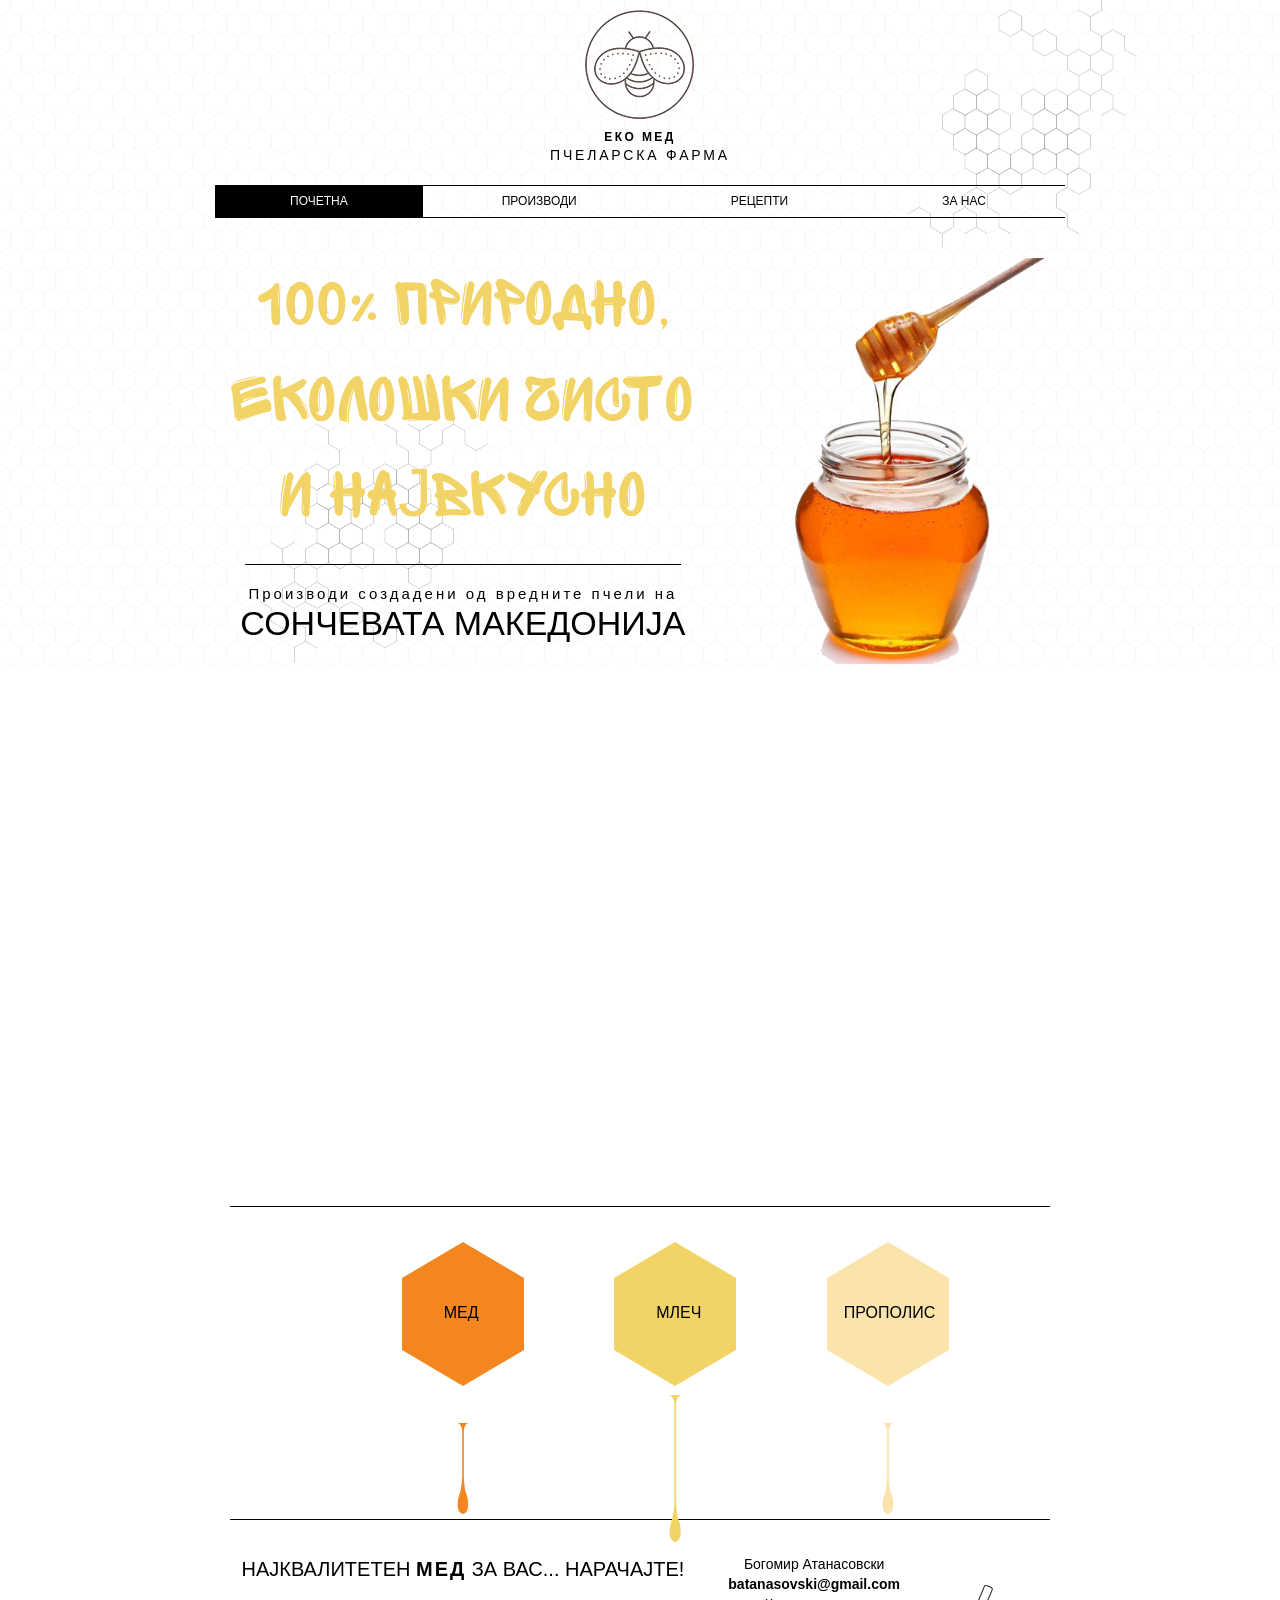
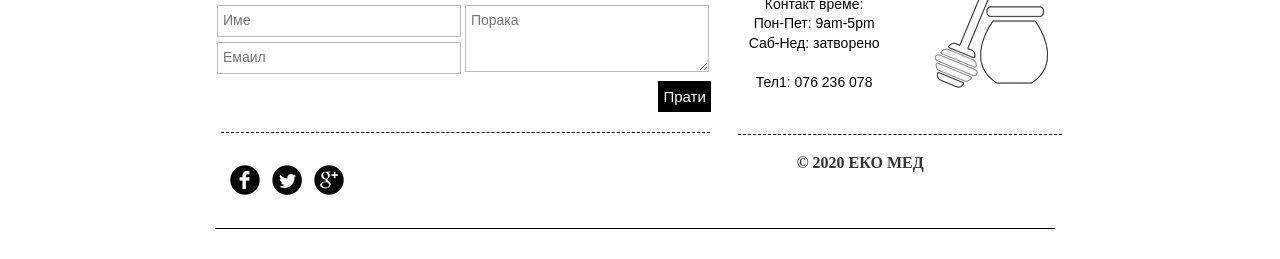
<file: index.html>
﻿<!DOCTYPE html>
<html>
<head>
    <title></title>
    <meta charset="utf-8" />
    <meta name="viewport" content="width=device-width">
    <meta name="title" content="ЕКО МЕД - Пчеларска Фарма">
    <meta name="description" content="Пчеларската фарма 'ЕКО МЕД' е релативно нова пчеларска фарма која се наоѓа во еколошки чистиот предел на кумановската котлина на оддалеченост од најмалку 20км од било каква индустрија.">
    <meta name="author" content="DotJord Programming">
    <meta name="image" content="http://ekomed.mk/img/ekomed.jpg">
    <meta name="keywords" content="мед, медни производи, прополис, матична млеч">
    <meta property="og:title" content="ЕКО МЕД - Пчеларска Фарма">
    <meta property="og:description" content="Пчеларската фарма 'ЕКО МЕД' е релативно нова пчеларска фарма која се наоѓа во еколошки чистиот предел на кумановската котлина на оддалеченост од најмалку 20км од било каква индустрија.">
    <meta property="og:image" content="http://ekomed.mk/img/ekomed.jpg">
    <meta http-equiv="cache-control" content="public">
    <link rel="shortcut icon" type="image/x-icon" href="img/tabIcon.png" />
    <!-- Latest compiled and minified CSS -->
    <link rel="stylesheet" href="css/bootstrap.min.css">
    <!-- Optional theme -->
    <link rel="stylesheet" href="css/bootstrap-theme.min.css">
    <!-- Latest compiled and minified JavaScript -->
    <script src="script/bootstrap.min.js"></script>
    <link rel="stylesheet" type="text/css" href="./css/fonts.css">
    <link rel="stylesheet" type="text/css" href="./css/svg.css">
    <link rel="stylesheet" type="text/css" href="./css/site.css">
    <link rel="stylesheet" type="text/css" href="./css/animate.min.css">
</head>
<body class="bodyStyle">
    <header>
        <div id="siteLogoContainer">
            <div id="siteLogo" style="margin-top: 10px;">
                <div>
                    <a href="index.html">
                        <img class="center-block logo animated rotateIn" data-type="image" src="img/logo.png">
                        <!--<img class="center-block" data-type="image" src="img/logo-old.png" style="object-fit: fill;">-->
                    </a>
                </div>
            </div>
        </div>
        <div class="txtNew" id="WRchTxt2-qhx" style="margin:20px; margin-top: 10px;">
            <h1 style="text-align:center; line-height:1.4em;" class="font_0 mobile-bottom-margin animated fadeInUp"><span style="line-height:1.4em;"><span class="font-title"><b>ЕКО МЕД</b></span></span></h1>
            <p style="text-align:center; line-height:1.4em;" class="font_8 animated slideInLeft"><span style="line-height:1.4em;"><span class="font-title-slogan">ПЧЕЛАРСКА ФАРМА</span></span></p>
        </div>
        <nav class="center-block animated fadeIn delay-1s">
            <ul>
                <li><a href="index.html" class="active font-nav">ПОЧЕТНА</a></li>
                <li><a href="proizvodi.html" class="font-nav">ПРОИЗВОДИ</a></li>
                <li><a href="recepti.html" class="font-nav">РЕЦЕПТИ</a></li>
                <li><a href="zanas.html" class="font-nav">ЗА НАС</a></li>
            </ul>
        </nav>
    </header>
    <main class="center-block animated fadeInUpBig delay-1s" style="text-align:center">
        <div class="container" style="width: 850px;margin-top: 40px; margin-bottom: 50px;">
            <div class="row">
                <div class="col-sm-12 col-md-7">
                    <div class="txtNew" id="WRchTxt6-xxq">
                        <a href="proizvodi.html">
                            <h3 style="line-height:1em; text-align:center;" class="font_front"><span style="letter-spacing:0em; line-height:1.4em;" class="color_17">100% ПРИРОДНО,</span></h3>
                            <h3 style="line-height:1em; text-align:center;" class="font_front"><span style="letter-spacing:0em; line-height:1.4em;" class="color_17">ЕКОЛОШКИ ЧИСТО</span></h3>
                            <h3 style="line-height:1em; text-align:center;" class="font_front"><span style="letter-spacing:0em; line-height:1.4em;" class="color_17">И НАЈВКУСНО </span></h3>
                            <p class="font_8">&nbsp;</p>
                        </a>
                    </div>

                    <div class="container" style="width:100%;">
                        <div class="solidSplitLine"></div>
                    </div>

                    <div class="txtNew" id="WRchTxt7-7w9" style="margin-top:20px;">
                        <p style="text-align:center; line-height:1.2em;" class="font_7"><span style="letter-spacing:0.2em;"><span style="line-height:1.2em;">Производи создадени&nbsp;од вредните пчели на</span></span></p>

                        <h4 style="line-height:1.2em; text-align:center;" class="font_4"><span style="line-height:1.2em;"><span style="letter-spacing:0.0em;"><span class="color_15">СОНЧЕВАТА МАКЕДОНИЈА</span></span></span></h4>
                    </div>
                </div>
                <div class="col-sm-12 col-md-4 col-md-offset-1" style="margin-left: 50px;">
                    <div style="">
                        <a href="proizvodi.html">
                            <img src="img/honeyfront1.png" class="honey-image">
                        </a>
                        <!--<img id="WPht4-ak3imgimage" alt="" data-type="image" src="https://static.wixstatic.com/media/41d000_179dcb4799174d3896b0e535ce943461.png/v1/fill/w_619,h_504,al_c,lg_1/41d000_179dcb4799174d3896b0e535ce943461.png" style="    width: 352px; height: 286px; object-fit: contain; position: relative; top: -222px; left: 126px;">-->
                    </div>
                </div>
            </div>
        </div>
        <div>
            <iframe width="810" height="456" src="https://www.youtube.com/embed/hnhAK8N6ERI" frameborder="0" allow="accelerometer; autoplay; encrypted-media; gyroscope; picture-in-picture" allowfullscreen=""></iframe>
            <div class="container hidden-sm hidden-xs" style="width:850px;margin-top: 30px;margin-bottom: 35px;">
                <div class="solidSplitLine"></div>
            </div>
        </div>
        <!-- SVG Hexagons-->
        <div class="container hidden-sm hidden-xs" style="width: 850px;">
            <div class="row">
                <div class="col-md-3 col-centered col-md-offset-2">
                    <div class="svgContainer svgHoneyConatiner">
                        <svg version="1.1" xmlns="http://www.w3.org/2000/svg" viewBox="0 0 298.18499755859375 352.0820007324219" preserveAspectRatio="xMidYMid meet" class="svgHexagon">
                            <g>
                                <polygon points="298.185,264.061 149.092,352.082 0,264.061 0,88.021 149.092,0 298.185,88.021 "></polygon>
                            </g>
                        </svg>
                        <svg xmlns="http://www.w3.org/2000/svg" viewBox="39.834999084472656 109.75 14.251998901367188 80.75" role="img" preserveAspectRatio="xMidYMid meet" class="svgStroke">
                            <g>
                                <path d="M47.667 190.5a6.401 6.401 0 0 1-.706-.106c-.226.047-.46.083-.706.106h1.412z"></path>
                                <path d="M47.672 156.5V117s.24-6 3.995-7.25h-9.412C46.01 111 46.25 117 46.25 117v39.5s-.333 11.5-2.083 15.5c-1.696 3.877-4.332 16.915 2.794 18.394 7.126-1.48 4.49-14.517 2.794-18.394-1.75-4-2.083-15.5-2.083-15.5z"></path>
                            </g>
                        </svg>
                        <a href="med.html" target="_self">
                            <span>МЕД</span>
                        </a>
                    </div>
                </div>
                <div class="col-md-3 col-centered">
                    <div class="svgContainer svgSkinConatiner">
                        <svg version="1.1" xmlns="http://www.w3.org/2000/svg" viewBox="0 0 298.18499755859375 352.0820007324219" preserveAspectRatio="xMidYMid meet" class="svgHexagon">
                            <g>
                                <polygon points="298.185,264.061 149.092,352.082 0,264.061 0,88.021 149.092,0 298.185,88.021 "></polygon>
                            </g>
                        </svg>
                        <svg xmlns="http://www.w3.org/2000/svg" viewBox="38.917999267578125 88.5 14.251998901367188 123" role="img" preserveAspectRatio="xMidYMid meet" class="svgBigStroke">
                            <g>
                                <path d="M46.75 211.5a6.401 6.401 0 0 1-.706-.106c-.226.047-.46.083-.706.106h1.412z"></path>
                                <path d="M46.755 177.5V98s-.711-9.083 4.995-9.5H40.338c5.706.917 4.995 9.5 4.995 9.5v79.5S45 189 43.25 193c-1.696 3.877-4.332 16.915 2.794 18.394 7.126-1.48 4.49-14.517 2.794-18.394-1.75-4-2.083-15.5-2.083-15.5z"></path>
                            </g>
                        </svg>
                        <a href="maticnamlec.html" target="_self">
                            <span>МЛЕЧ</span>
                        </a>
                    </div>
                </div>
                <div class="col-md-3 col-centered">
                    <div class="svgContainer svgBuzzConatiner">
                        <svg version="1.1" xmlns="http://www.w3.org/2000/svg" viewBox="0 0 298.18499755859375 352.0820007324219" preserveAspectRatio="xMidYMid meet" class="svgHexagon">
                            <g>
                                <polygon points="298.185,264.061 149.092,352.082 0,264.061 0,88.021 149.092,0 298.185,88.021 "></polygon>
                            </g>
                        </svg>
                        <svg xmlns="http://www.w3.org/2000/svg" viewBox="39.834999084472656 109.75 14.251998901367188 80.75" role="img" preserveAspectRatio="xMidYMid meet" class="svgStroke">
                            <g>
                                <path d="M47.667 190.5a6.401 6.401 0 0 1-.706-.106c-.226.047-.46.083-.706.106h1.412z"></path>
                                <path d="M47.672 156.5V117s.24-6 3.995-7.25h-9.412C46.01 111 46.25 117 46.25 117v39.5s-.333 11.5-2.083 15.5c-1.696 3.877-4.332 16.915 2.794 18.394 7.126-1.48 4.49-14.517 2.794-18.394-1.75-4-2.083-15.5-2.083-15.5z"></path>
                            </g>
                        </svg>
                        <a href="propolis.html" target="_self" style="margin-left: -25px;">
                            <span>ПРОПОЛИС</span>
                        </a>
                    </div>
                </div>
            </div>
        </div>

    </main>
    <footer>
        <!-- solid split line -->
        <div class="container" style="width:850px;margin-top: 130px;margin-bottom: 35px;">
            <div class="solidSplitLine"></div>
        </div>
        <!-- Conctact info container-->
        <div class="container center-block" style="width:850px;text-align:center;">
            <div class="row">
                <div class="col-xs-12 col-sm-12 col-md-7">
                    <div style="margin-bottom:20px;">
                        <h4 style="font-size:20px;" class="font_4">
                            <span style="font-size:20px;">НАЈКВАЛИТЕТЕН <span style="letter-spacing:0.1em;"><span style="font-weight:bold;">МЕД</span></span> ЗА ВАС... НАРАЧАЈТЕ!</span>
                        </h4>
                    </div>
                    <form action="https://formspree.io/jordfocus@gmail.com" method="POST">
                        <div class="row mobile-contact-form">
                            <div class="col-md-6" style="padding:2px;">
                                <input type="text" required="" name="Name" value="" class="contactFormInput" placeholder="Име">
                                <input type="text" required="" name="Email" value="" class="contactFormInput" placeholder="Емаил">
                            </div>
                            <div class="col-md-6" style="padding:2px;height: 67px;">
                                <textarea name="Message" placeholder="Порака" class="contactFormInput contactFormMessage"></textarea>
                            </div>
                        </div>
                        <div class="row">
                            <div><span></span><button type="submit" class="contact-button">Прати</button></div>
                        </div>
                        <div class="row" style="width: 105%; margin-top: 20px; margin-bottom: 20px; margin-right: 0px; margin-left: -9px;">
                            <div class="dashedSplitLine"></div>
                        </div>
                    </form>
                </div>
                <div class="col-xs-12 col-sm-12 col-md-5">
                    <div class="row">
                        <div class="col-xs-7 col-sm-7 col-md-7">
                            <div class="txtNew" id="WRchTxt1-adc">
                                <p class="font_8 mobile-read-text">Богомир Атанасовски</p>
                                <p class="font_8 mobile-read-text"><b>batanasovski@gmail.com</b></p>
                                <p class="font_8 mobile-read-text"><span style="font-family:helvetica-w01-bold,helvetica-w02-bold,helvetica-lt-w10-bold,sans-serif;">Контакт време:</span></p>
                                <p class="font_8 mobile-read-text">Пон-Пет: 9am-5pm</p>
                                <p class="font_8 mobile-read-text">Саб-Нед: затворено</p>
                                <p class="font_8">&nbsp;</p>
                                <p class="font_8 mobile-read-text35">Тел1: 076 236 078</p>
                                <p class="font_8">&nbsp;</p>
                                <span class="visible-xs">
                                    <a href="tel:+38976236078" class="order-call-button ">НАРАЧАЈ</a>
                                </span>
                            </div>
                        </div>
                        <div class="col-xs-5 col-sm-5 col-md-5">
                            <div><div style="padding-top:30px;"><div style="position: relative;"><img class="honey-jar-icon" src="img/honeyjar-icon.png" style="object-fit: fill;"></div></div></div>
                        </div>
                    </div>
                    <div class="row" style="width:100%;margin-top:22px;margin-bottom:20px;margin-right: 0px; margin-left: 12px;">
                        <div class="dashedSplitLine"></div>
                    </div>
                </div>
            </div>
        </div>
        <div class="container" style="width:850px;">
            <div class="row">
                <div class="col-xs-8 col-sm-8 col-md-8">

                    <ul>
                        <li class="socialIcon">
                            <a href="https://www.facebook.com/honey.macedonia/" target="_blank"><div><div></div><img alt="Facebook Black Round" src="img/fb-icon.png"></div></a>
                        </li>
                        <li class="socialIcon">
                            <a href="https://twitter.com/EkoMedMk" target="_blank"><div><div></div><img alt="Twitter Black Round" src="img/twitter-icon.png"></div></a>
                        </li>
                        <li class="socialIcon">
                            <a href="https://plus.google.com/100541802493236075733" target="_blank"><div><div></div><img alt="Google+ Black Round" src="img/gp-icon.png"></div></a>
                        </li>
                    </ul>
                </div>
                <div class="col-xs-4 col-sm-4 col-md-4">
                    <b>© 2020 ЕКО МЕД</b>
                </div>
            </div>
            <div class="row" style="width:840px;margin-top: 30px;margin-bottom: 30px;">
                <div class="solidSplitLine"></div>
            </div>
        </div>
</footer>
</body>
</html>
</file>
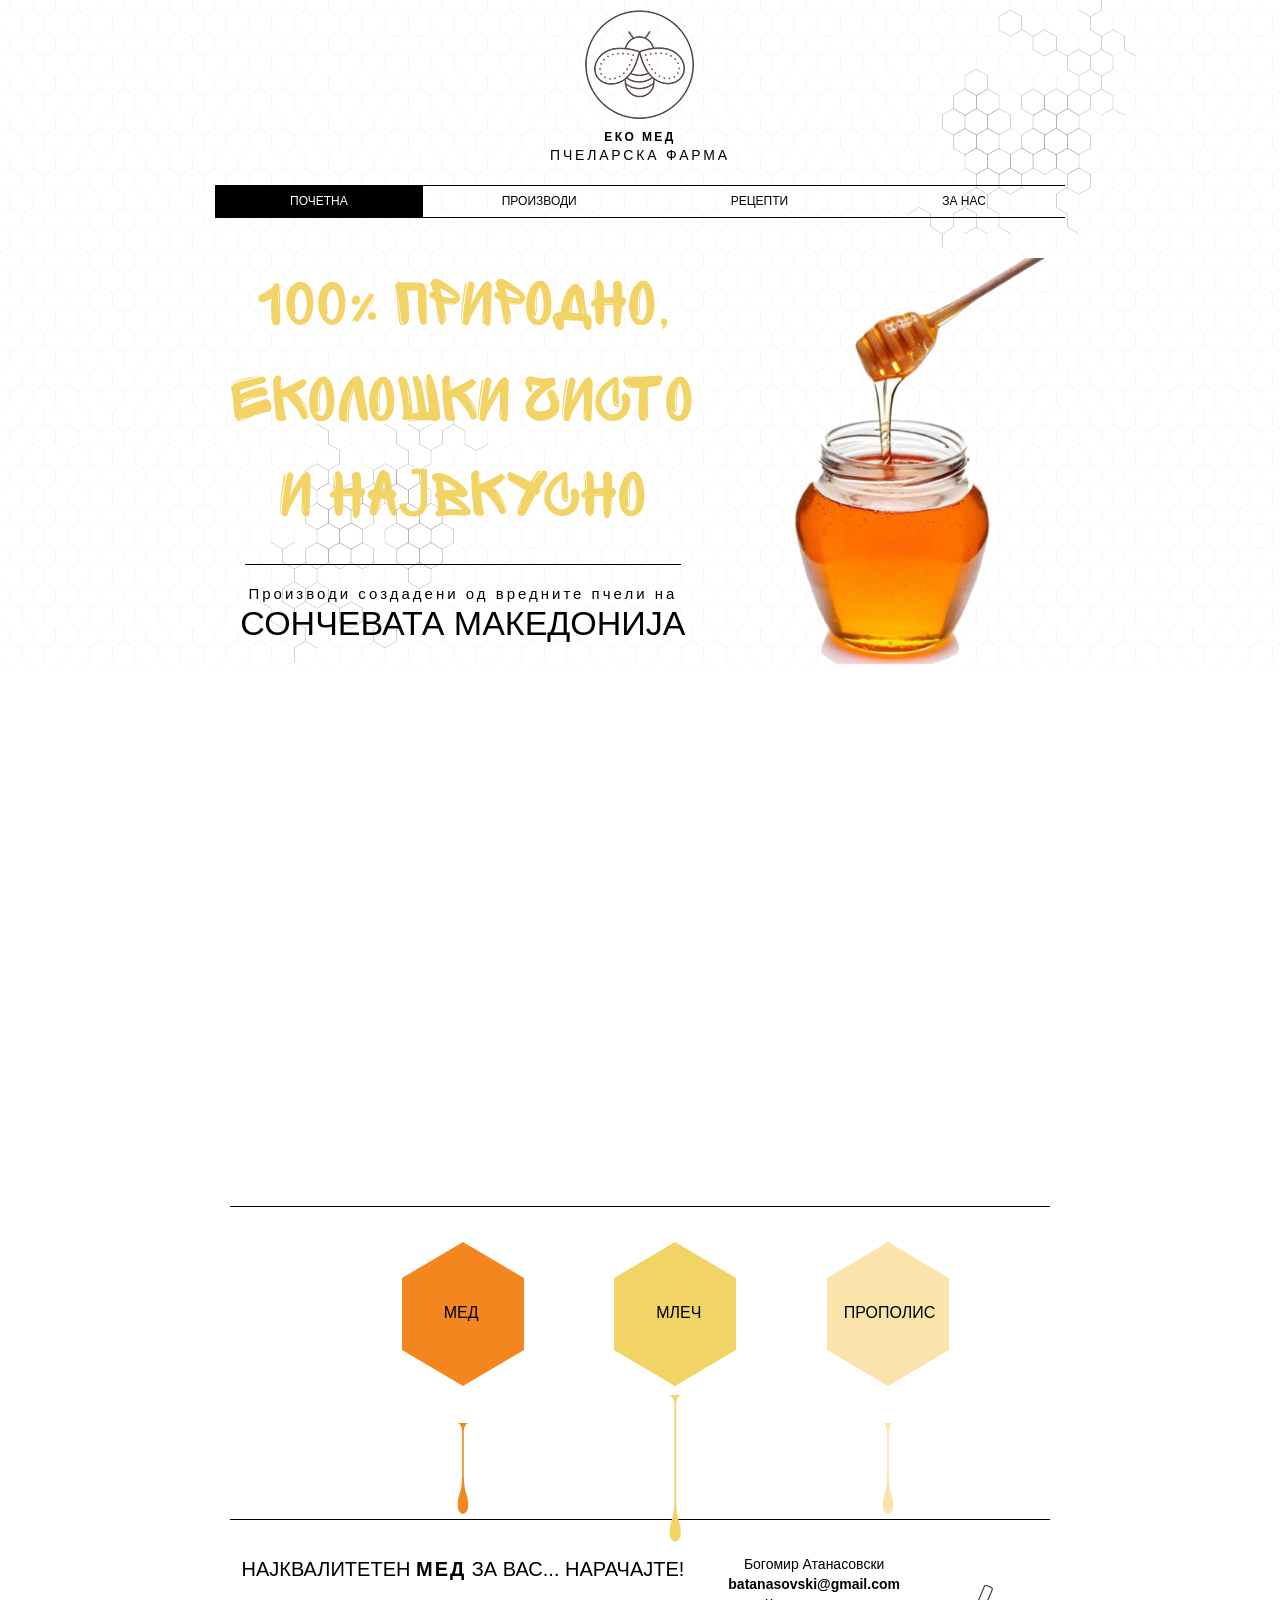
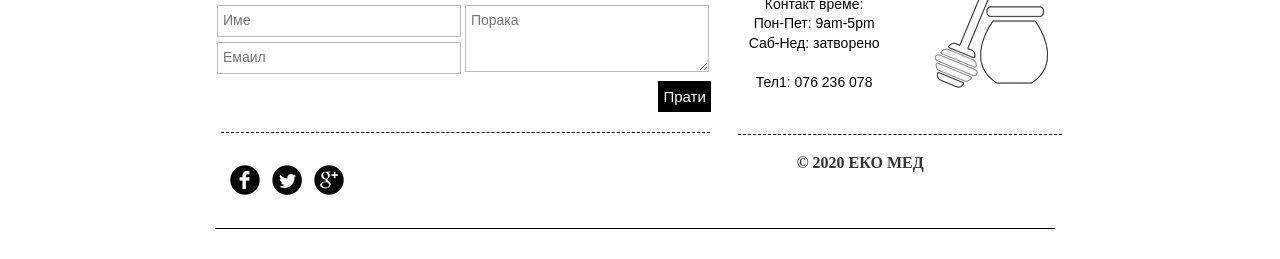
<file: index2.html>
﻿<!DOCTYPE html>
<html>
<head>
    <title></title>
    <meta charset="utf-8" />
    <meta name="viewport" content="width=device-width">
    <meta name="title" content="ЕКО МЕД - Пчеларска Фарма">
    <meta name="description" content="Пчеларската фарма 'ЕКО МЕД' е релативно нова пчеларска фарма која се наоѓа во еколошки чистиот предел на кумановската котлина на оддалеченост од најмалку 20км од било каква индустрија.">
    <meta name="author" content="DotJord Programming">
    <meta name="image" content="http://ekomed.mk/img/ekomed.jpg">
    <meta name="keywords" content="мед, медни производи, прополис, матична млеч">
    <meta property="og:title" content="ЕКО МЕД - Пчеларска Фарма">
    <meta property="og:description" content="Пчеларската фарма 'ЕКО МЕД' е релативно нова пчеларска фарма која се наоѓа во еколошки чистиот предел на кумановската котлина на оддалеченост од најмалку 20км од било каква индустрија.">
    <meta property="og:image" content="http://ekomed.mk/img/ekomed.jpg">
    <meta http-equiv="cache-control" content="public">
    <link rel="shortcut icon" type="image/x-icon" href="img/tabIcon.png" />
    <!-- Latest compiled and minified CSS -->
    <link rel="stylesheet" href="css/bootstrap.min.css">
    <!-- Optional theme -->
    <link rel="stylesheet" href="css/bootstrap-theme.min.css">
    <!-- Latest compiled and minified JavaScript -->
    <script src="script/bootstrap.min.js"></script>
    <link rel="stylesheet" type="text/css" href="./css/fonts.css">
    <link rel="stylesheet" type="text/css" href="./css/svg.css">
    <link rel="stylesheet" type="text/css" href="./css/site.css">
    <link rel="stylesheet" type="text/css" href="./css/animate.min.css">
</head>
<body class="bodyStyle">
    <header>
        <div id="siteLogoContainer">
            <div id="siteLogo" style="margin-top: 10px;">
                <div>
                    <a href="index.html">
                        <img class="center-block logo animated rotateIn" data-type="image" src="img/logo.png">
                        <!--<img class="center-block" data-type="image" src="img/logo-old.png" style="object-fit: fill;">-->
                    </a>
                </div>
            </div>
        </div>
        <div class="txtNew" id="WRchTxt2-qhx" style="margin:20px; margin-top: 10px;">
            <h1 style="text-align:center; line-height:1.4em;" class="font_0 mobile-bottom-margin"><span style="line-height:1.4em;"><span class="font-title"><b>ЕКО МЕД</b></span></span></h1>
            <p style="text-align:center; line-height:1.4em;" class="font_8"><span style="line-height:1.4em;"><span class="font-title-slogan">ПЧЕЛАРСКА ФАРМА</span></span></p>
        </div>
        <nav class="center-block">
            <ul>
                <li><a href="index.html" class="active font-nav">ПОЧЕТНА</a></li>
                <li><a href="proizvodi.html" class="font-nav">ПРОИЗВОДИ</a></li>
                <li><a href="recepti.html" class="font-nav">РЕЦЕПТИ</a></li>
                <li><a href="zanas.html" class="font-nav">ЗА НАС</a></li>
            </ul>
        </nav>
    </header>
    <main class="center-block" style="text-align:center">
        <div class="container" style="width: 850px;margin-top: 40px; margin-bottom: 50px;">
            <div class="row">
                <div class="col-sm-12 col-md-7">
                    <div class="txtNew" id="WRchTxt6-xxq">
                        <a href="proizvodi.html">
                            <h3 style="line-height:1em; text-align:center;" class="font_front"><span style="letter-spacing:0em; line-height:1.4em;" class="color_17">100% ПРИРОДНО,</span></h3>
                            <h3 style="line-height:1em; text-align:center;" class="font_front"><span style="letter-spacing:0em; line-height:1.4em;" class="color_17">ЕКОЛОШКИ ЧИСТО</span></h3>
                            <h3 style="line-height:1em; text-align:center;" class="font_front"><span style="letter-spacing:0em; line-height:1.4em;" class="color_17">И НАЈВКУСНО </span></h3>
                            <p class="font_8">&nbsp;</p>
                        </a>
                    </div>

                    <div class="container" style="width:100%;">
                        <div class="solidSplitLine"></div>
                    </div>

                    <div class="txtNew" id="WRchTxt7-7w9" style="margin-top:20px;">
                        <p style="text-align:center; line-height:1.2em;" class="font_7"><span style="letter-spacing:0.2em;"><span style="line-height:1.2em;">Производи создадени&nbsp;од вредните пчели на</span></span></p>

                        <h4 style="line-height:1.2em; text-align:center;" class="font_4"><span style="line-height:1.2em;"><span style="letter-spacing:0.0em;"><span class="color_15">СОНЧЕВАТА МАКЕДОНИЈА</span></span></span></h4>
                    </div>
                </div>
                <div class="col-sm-12 col-md-4 col-md-offset-1" style="margin-left: 50px;">
                    <div style="">
                        <a href="proizvodi.html">
                            <img src="img/honeyfront1.png" class="honey-image">
                        </a>
                        <!--<img id="WPht4-ak3imgimage" alt="" data-type="image" src="https://static.wixstatic.com/media/41d000_179dcb4799174d3896b0e535ce943461.png/v1/fill/w_619,h_504,al_c,lg_1/41d000_179dcb4799174d3896b0e535ce943461.png" style="    width: 352px; height: 286px; object-fit: contain; position: relative; top: -222px; left: 126px;">-->
                    </div>
                </div>
            </div>
        </div>
        <div>
            <iframe width="810" height="456" src="https://www.youtube.com/embed/hnhAK8N6ERI" frameborder="0" allow="accelerometer; autoplay; encrypted-media; gyroscope; picture-in-picture" allowfullscreen=""></iframe>
            <div class="container hidden-sm hidden-xs" style="width:850px;margin-top: 30px;margin-bottom: 35px;">
                <div class="solidSplitLine"></div>
            </div>
        </div>
        <!-- SVG Hexagons-->
        <div class="container hidden-sm hidden-xs" style="width: 850px;">
            <div class="row">
                <div class="col-md-3 col-centered col-md-offset-2">
                    <div class="svgContainer svgHoneyConatiner">
                        <svg version="1.1" xmlns="http://www.w3.org/2000/svg" viewBox="0 0 298.18499755859375 352.0820007324219" preserveAspectRatio="xMidYMid meet" class="svgHexagon">
                            <g>
                                <polygon points="298.185,264.061 149.092,352.082 0,264.061 0,88.021 149.092,0 298.185,88.021 "></polygon>
                            </g>
                        </svg>
                        <svg xmlns="http://www.w3.org/2000/svg" viewBox="39.834999084472656 109.75 14.251998901367188 80.75" role="img" preserveAspectRatio="xMidYMid meet" class="svgStroke">
                            <g>
                                <path d="M47.667 190.5a6.401 6.401 0 0 1-.706-.106c-.226.047-.46.083-.706.106h1.412z"></path>
                                <path d="M47.672 156.5V117s.24-6 3.995-7.25h-9.412C46.01 111 46.25 117 46.25 117v39.5s-.333 11.5-2.083 15.5c-1.696 3.877-4.332 16.915 2.794 18.394 7.126-1.48 4.49-14.517 2.794-18.394-1.75-4-2.083-15.5-2.083-15.5z"></path>
                            </g>
                        </svg>
                        <a href="med.html" target="_self">
                            <span>МЕД</span>
                        </a>
                    </div>
                </div>
                <div class="col-md-3 col-centered">
                    <div class="svgContainer svgSkinConatiner">
                        <svg version="1.1" xmlns="http://www.w3.org/2000/svg" viewBox="0 0 298.18499755859375 352.0820007324219" preserveAspectRatio="xMidYMid meet" class="svgHexagon">
                            <g>
                                <polygon points="298.185,264.061 149.092,352.082 0,264.061 0,88.021 149.092,0 298.185,88.021 "></polygon>
                            </g>
                        </svg>
                        <svg xmlns="http://www.w3.org/2000/svg" viewBox="38.917999267578125 88.5 14.251998901367188 123" role="img" preserveAspectRatio="xMidYMid meet" class="svgBigStroke">
                            <g>
                                <path d="M46.75 211.5a6.401 6.401 0 0 1-.706-.106c-.226.047-.46.083-.706.106h1.412z"></path>
                                <path d="M46.755 177.5V98s-.711-9.083 4.995-9.5H40.338c5.706.917 4.995 9.5 4.995 9.5v79.5S45 189 43.25 193c-1.696 3.877-4.332 16.915 2.794 18.394 7.126-1.48 4.49-14.517 2.794-18.394-1.75-4-2.083-15.5-2.083-15.5z"></path>
                            </g>
                        </svg>
                        <a href="maticnamlec.html" target="_self">
                            <span>МЛЕЧ</span>
                        </a>
                    </div>
                </div>
                <div class="col-md-3 col-centered">
                    <div class="svgContainer svgBuzzConatiner">
                        <svg version="1.1" xmlns="http://www.w3.org/2000/svg" viewBox="0 0 298.18499755859375 352.0820007324219" preserveAspectRatio="xMidYMid meet" class="svgHexagon">
                            <g>
                                <polygon points="298.185,264.061 149.092,352.082 0,264.061 0,88.021 149.092,0 298.185,88.021 "></polygon>
                            </g>
                        </svg>
                        <svg xmlns="http://www.w3.org/2000/svg" viewBox="39.834999084472656 109.75 14.251998901367188 80.75" role="img" preserveAspectRatio="xMidYMid meet" class="svgStroke">
                            <g>
                                <path d="M47.667 190.5a6.401 6.401 0 0 1-.706-.106c-.226.047-.46.083-.706.106h1.412z"></path>
                                <path d="M47.672 156.5V117s.24-6 3.995-7.25h-9.412C46.01 111 46.25 117 46.25 117v39.5s-.333 11.5-2.083 15.5c-1.696 3.877-4.332 16.915 2.794 18.394 7.126-1.48 4.49-14.517 2.794-18.394-1.75-4-2.083-15.5-2.083-15.5z"></path>
                            </g>
                        </svg>
                        <a href="propolis.html" target="_self" style="margin-left: -25px;">
                            <span>ПРОПОЛИС</span>
                        </a>
                    </div>
                </div>
            </div>
        </div>

    </main>
    <footer>
        <!-- solid split line -->
        <div class="container" style="width:850px;margin-top: 130px;margin-bottom: 35px;">
            <div class="solidSplitLine"></div>
        </div>
        <!-- Conctact info container-->
        <div class="container center-block" style="width:850px;text-align:center;">
            <div class="row">
                <div class="col-xs-12 col-sm-12 col-md-7">
                    <div style="margin-bottom:20px;">
                        <h4 style="font-size:20px;" class="font_4">
                            <span style="font-size:20px;">НАЈКВАЛИТЕТЕН <span style="letter-spacing:0.1em;"><span style="font-weight:bold;">МЕД</span></span> ЗА ВАС... НАРАЧАЈТЕ!</span>
                        </h4>
                    </div>
                    <form action="https://formspree.io/jordfocus@gmail.com" method="POST">
                        <div class="row mobile-contact-form">
                            <div class="col-md-6" style="padding:2px;">
                                <input type="text" required="" name="Name" value="" class="contactFormInput" placeholder="Име">
                                <input type="text" required="" name="Email" value="" class="contactFormInput" placeholder="Емаил">
                            </div>
                            <div class="col-md-6" style="padding:2px;height: 67px;">
                                <textarea name="Message" placeholder="Порака" class="contactFormInput contactFormMessage"></textarea>
                            </div>
                        </div>
                        <div class="row">
                            <div><span></span><button type="submit" class="contact-button">Прати</button></div>
                        </div>
                        <div class="row" style="width: 105%; margin-top: 20px; margin-bottom: 20px; margin-right: 0px; margin-left: -9px;">
                            <div class="dashedSplitLine"></div>
                        </div>
                    </form>
                </div>
                <div class="col-xs-12 col-sm-12 col-md-5">
                    <div class="row">
                        <div class="col-xs-7 col-sm-7 col-md-7">
                            <div class="txtNew" id="WRchTxt1-adc">
                                <p class="font_8 mobile-read-text">Богомир Атанасовски</p>
                                <p class="font_8 mobile-read-text"><b>batanasovski@gmail.com</b></p>
                                <p class="font_8 mobile-read-text"><span style="font-family:helvetica-w01-bold,helvetica-w02-bold,helvetica-lt-w10-bold,sans-serif;">Контакт време:</span></p>
                                <p class="font_8 mobile-read-text">Пон-Пет: 9am-5pm</p>
                                <p class="font_8 mobile-read-text">Саб-Нед: затворено</p>
                                <p class="font_8">&nbsp;</p>
                                <p class="font_8 mobile-read-text35">Тел1: 076 236 078</p>
                                <p class="font_8">&nbsp;</p>
                                <span class="visible-xs">
                                    <a href="tel:+38976236078" class="order-call-button ">НАРАЧАЈ</a>
                                </span>
                            </div>
                        </div>
                        <div class="col-xs-5 col-sm-5 col-md-5">
                            <div><div style="padding-top:30px;"><div style="position: relative;"><img class="honey-jar-icon" src="img/honeyjar-icon.png" style="object-fit: fill;"></div></div></div>
                        </div>
                    </div>
                    <div class="row" style="width:100%;margin-top:22px;margin-bottom:20px;margin-right: 0px; margin-left: 12px;">
                        <div class="dashedSplitLine"></div>
                    </div>
                </div>
            </div>
        </div>
        <div class="container" style="width:850px;">
            <div class="row">
                <div class="col-xs-8 col-sm-8 col-md-8">

                    <ul>
                        <li class="socialIcon">
                            <a href="https://www.facebook.com/honey.macedonia/" target="_blank"><div><div></div><img alt="Facebook Black Round" src="img/fb-icon.png"></div></a>
                        </li>
                        <li class="socialIcon">
                            <a href="https://twitter.com/EkoMedMk" target="_blank"><div><div></div><img alt="Twitter Black Round" src="img/twitter-icon.png"></div></a>
                        </li>
                        <li class="socialIcon">
                            <a href="https://plus.google.com/100541802493236075733" target="_blank"><div><div></div><img alt="Google+ Black Round" src="img/gp-icon.png"></div></a>
                        </li>
                    </ul>
                </div>
                <div class="col-xs-4 col-sm-4 col-md-4">
                    <b>© 2020 ЕКО МЕД</b>
                </div>
            </div>
            <div class="row" style="width:840px;margin-top: 30px;margin-bottom: 30px;">
                <div class="solidSplitLine"></div>
            </div>
        </div>
</footer>
</body>
</html>
</file>
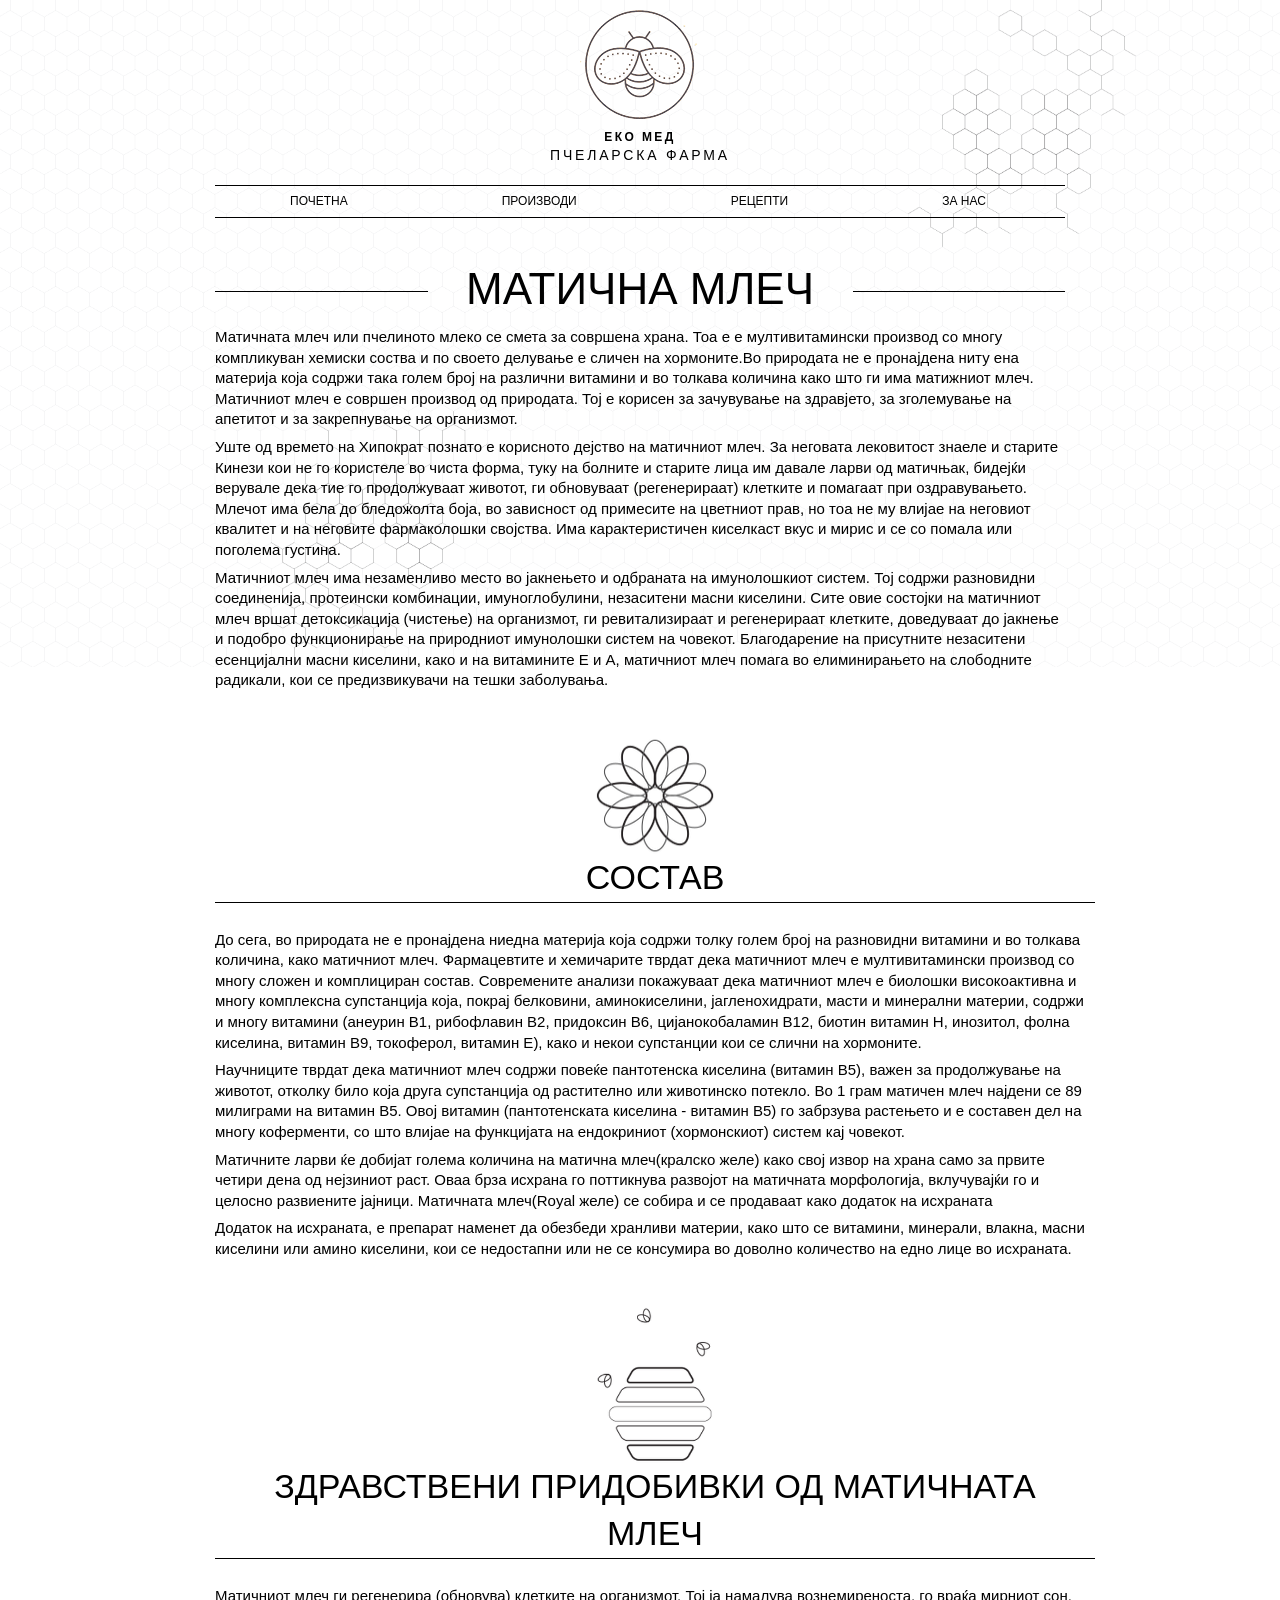
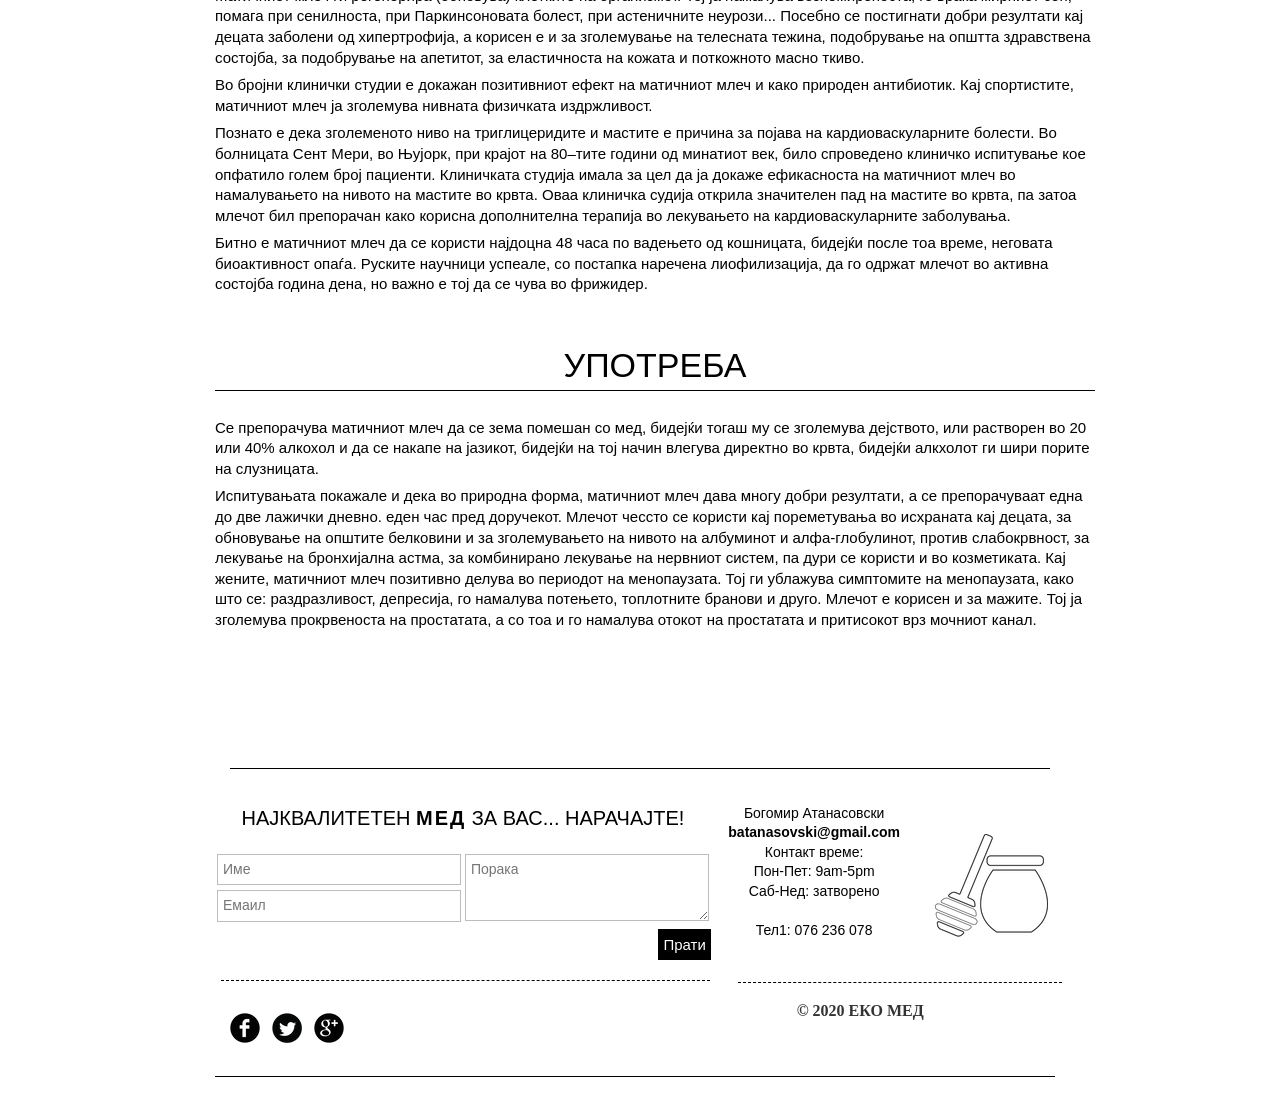
<file: maticnamlec.html>
﻿<!DOCTYPE html>
<html>
<head>
    <title></title>
    <meta charset="utf-8" />
    <meta name="viewport" content="width=device-width">
    <meta name="title" content="ЕКО МЕД - Матична Млеч">
    <meta name="description" content="Пчеларската фарма 'ЕКО МЕД' е релативно нова пчеларска фарма која се наоѓа во еколошки чистиот предел на кумановската котлина на оддалеченост од најмалку 20км од било каква индустрија.">
    <meta name="author" content="DotJord Programming">
    <meta name="image" content="http://ekomed.mk/img/honeyfront1.png">
    <meta name="keywords" content="мед, медни производи, прополис, матична млеч">
    <meta property="og:title" content="ЕКО МЕД - Матична Млеч">
    <meta property="og:description" content="Пчеларската фарма 'ЕКО МЕД' е релативно нова пчеларска фарма која се наоѓа во еколошки чистиот предел на кумановската котлина на оддалеченост од најмалку 20км од било каква индустрија.">
    <meta property="og:image" content="http://ekomed.mk/img/honeyfront1.png">
    <meta http-equiv="cache-control" content="public">
    <link rel="shortcut icon" type="image/x-icon" href="img/tabIcon.png" />
    <!-- Latest compiled and minified CSS -->
    <link rel="stylesheet" href="css/bootstrap.min.css">
    <!-- Optional theme -->
    <link rel="stylesheet" href="css/bootstrap-theme.min.css">
    <!-- Latest compiled and minified JavaScript -->
    <script src="script/bootstrap.min.js"></script>
    <link rel="stylesheet" type="text/css" href="./css/site.css">
    <link rel="stylesheet" type="text/css" href="./css/fonts.css">
    <link rel="stylesheet" type="text/css" href="./css/svg.css">
</head>
<body class="bodyStyle">
    <header>
        <div id="siteLogoContainer">
            <div id="siteLogo" style="margin-top: 10px;">
                <div>
                    <a href="index.html">
                        <img class="center-block logo" data-type="image" src="img/logo.png">
                        <!--<img class="center-block" data-type="image" src="img/logo-old.png" style="object-fit: fill;">-->
                    </a>
                </div>
            </div>
        </div>
        <div class="txtNew" id="WRchTxt2-qhx" style="margin:20px; margin-top: 10px;">
            <h1 style="text-align:center; line-height:1.4em;" class="font_0 mobile-bottom-margin"><span style="line-height:1.4em;"><span class="font-title"><b>ЕКО МЕД</b></span></span></h1>
            <p style="text-align:center; line-height:1.4em;" class="font_8"><span style="line-height:1.4em;"><span class="font-title-slogan">ПЧЕЛАРСКА ФАРМА</span></span></p>
        </div>
        <nav class="center-block">
            <ul>
                <li><a href="index.html" class="font-nav">ПОЧЕТНА</a></li>
                <li><a href="proizvodi.html" class="font-nav">ПРОИЗВОДИ</a></li>
                <li><a href="recepti.html" class="font-nav">РЕЦЕПТИ</a></li>
                <li><a href="zanas.html" class="font-nav">ЗА НАС</a></li>
            </ul>
        </nav>
    </header>
    <main class="center-block" style="width:850px;">
        <!-- PROPOLIS INFO -->
        <div class="container" style="width:850px;margin-top: 40px;">
            <div class="row headingRow">
                <div class="col-sm-3 col-md-3 headingLineContainer">
                    <div class="solidSplitLine"></div>
                </div>
                <div class="col-sm-6 col-md-6">
                    <h3 style="text-align:center;" class="font_2">МАТИЧНА МЛЕЧ</h3>
                </div>
                <div class="col-sm-3 col-md-3 headingLineContainer" style="vertical-align:middle;">
                    <div class="solidSplitLine"></div>
                </div>
            </div>
            <div class="row">
                <p style="line-height:1.4em; margin: 0.5em 0;" class="font_8">
                    <span style="font-size:15px; font-family:Arial; ">
                        Матичната млеч или пчелиното млеко се смета за совршена храна. Тоа е е мултивитамински производ со многу компликуван хемиски соства и по своето делување е сличен на хормоните.Во природата не е пронајдена ниту ена материја која содржи така голем број на различни витамини и во толкава количина како што ги има матижниот млеч.
                        Матичниот млеч е совршен производ од природата. Тој е корисен за зачувување на здравјето, за зголемување на апетитот и за закрепнување на организмот.
                    </span>
                </p>
                <p style="line-height:1.4em; margin: 0.5em 0;" class="font_8">
                    <span style="font-size:15px; font-family:Arial; ">
                        Уште од времето на Хипократ познато е корисното дејство на матичниот млеч. За неговата лековитост знаеле и старите Кинези кои не го користеле во чиста форма, туку на болните и старите лица им давале ларви од матичњак, бидејќи верувале дека тие го продолжуваат животот, ги обновуваат (регенерираат) клетките и помагаат при оздравувањето.
                        Млечот има бела до бледожолта боја, во зависност од примесите на цветниот прав, но тоа не му влијае на неговиот квалитет и на неговите фармаколошки својства. Има карактеристичен киселкаст вкус и мирис и се со помала или поголема густина.
                    </span>
                </p>
                <p style="line-height:1.4em; margin: 0.5em 0;" class="font_8">
                    <span style="font-size:15px; font-family:Arial; ">
                        Матичниот млеч има незаменливо место во јакнењето и одбраната на имунолошкиот систем. Тој содржи разновидни соединенија, протеински комбинации, имуноглобулини, незаситени масни киселини. Сите овие состојки на матичниот млеч вршат детоксикација (чистење) на организмот, ги ревитализираат и регенерираат клетките, доведуваат до јакнење и подобро функционирање на природниот имунолошки систем на човекот. Благодарение на присутните незаситени есенцијални масни киселини, како и на витамините Е и А, матичниот млеч помага во елиминирањето на слободните радикали, кои се предизвикувачи на тешки заболувања.
                    </span>
                </p>
            </div>

            <div class="container" style="width:850px;margin-top: 40px; padding: 0px;">
                <div class="row">
                    <div class="col-md-12" style="align-items: center;justify-content: center;display: flex;">
                        <img data-type="image" src="img/flower.png" style="width: 119px; height: 116px; object-fit: fill;">
                    </div>
                </div>
                <div class="row">
                    <div class="col-md-12 font_4" style="vertical-align:middle;text-align:center">
                        <h1>СОСТАВ</h1>
                    </div>
                </div>
                <div class="row">
                    <div class="col-md-12" style="vertical-align:middle;text-align:center; padding: 0px;">
                        <div class="solidSplitLine"></div>
                    </div>
                </div>
                <div class="row" style="margin-top: 20px;">
                    <p style="line-height:1.4em; margin: 0.5em 0;" class="font_8">
                        <span style="font-size:15px; font-family:Arial; ">
                            До сега, во природата не е пронајдена ниедна материја која содржи толку голем број на разновидни витамини и во толкава количина, како матичниот млеч.

                            Фармацевтите и хемичарите тврдат дека матичниот млеч е мултивитамински производ со многу сложен и комплициран состав.

                            Современите анализи покажуваат дека матичниот млеч е биолошки високоактивна и многу комплексна супстанција која, покрај белковини, аминокиселини, јагленохидрати, масти и минерални материи, содржи и многу витамини (анеурин B1, рибофлавин B2, придоксин B6, цијанокобаламин B12, биотин витамин H, инозитол, фолна киселина, витамин B9, токоферол, витамин E), како и некои супстанции кои се слични на хормоните.
                        </span>
                    </p>
                    <p style="line-height:1.4em; margin: 0.5em 0;" class="font_8">
                        <span style="font-size:15px; font-family:Arial; ">
                            Научниците тврдат дека матичниот млеч содржи повеќе пантотенска киселина (витамин B5), важен за продолжување на животот, отколку било која друга супстанција од растително или животинско потекло. Во 1 грам матичен млеч најдени се 89 милиграми на витамин B5. Овој витамин (пантотенската киселина - витамин B5) го забрзува растењето и е составен дел на многу коферменти, со што влијае на функцијата на ендокриниот (хормонскиот) систем кај човекот.
                        </span>
                    </p>
                    <p style="line-height:1.4em; margin: 0.5em 0;" class="font_8">
                        <span style="font-size:15px; font-family:Arial; ">
                            Матичните ларви ќе добијат голема количина на матична млеч(кралско желе) како свој извор на храна само за првите четири дена од нејзиниот раст. Оваа брза исхрана го поттикнува развојот на матичната морфологија, вклучувајќи го и целосно развиените јајници. Матичната млеч(Royal желе) се собира и се продаваат како додаток на исхраната
                        </span>
                    </p>
                    <p style="line-height:1.4em; margin: 0.5em 0;" class="font_8">
                        <span style="font-size:15px; font-family:Arial; ">
                            Додаток на исхраната, е препарат наменет да обезбеди хранливи материи, како што се витамини, минерали, влакна, масни киселини или амино киселини, кои се недостапни или не се консумира во доволно количество на едно лице во исхраната.
                        </span>
                    </p>
                </div>
            </div>

            <div class="container" style="width:850px;margin-top: 40px; padding: 0px;">
                <div class="row">
                    <div class="col-md-12" style="align-items: center;justify-content: center;display: flex;">
                        <img alt="" data-type="image" src="img/honeypod.png" style="width: 116px; height: 156px; object-fit: fill;">
                    </div>
                </div>
                <div class="row">
                    <div class="col-md-12 font_4" style="vertical-align:middle;text-align:center">
                        <h1>ЗДРАВСТВЕНИ ПРИДОБИВКИ ОД МАТИЧНАТА МЛЕЧ</h1>
                    </div>
                </div>
                <div class="row">
                    <div class="col-md-12" style="vertical-align:middle;text-align:center; padding: 0px;">
                        <div class="solidSplitLine"></div>
                    </div>
                </div>
                <div class="row" style="margin-top: 20px;">
                    <p style="line-height:1.4em; margin: 0.5em 0;" class="font_8">
                        <span style="font-size:15px; font-family:Arial; ">
                            Матичниот млеч ги регенерира (обновува) клетките на организмот. Тој ја намалува вознемиреноста, го враќа мирниот сон, помага при сенилноста, при Паркинсоновата болест, при астеничните неурози...

                            Посебно се постигнати добри резултати кај децата заболени од хипертрофија, а корисен е и за зголемување на телесната тежина, подобрување на општта здравствена состојба, за подобрување на апетитот, за еластичноста на кожата и поткожното масно ткиво.
                        </span>
                    </p>
                    <p style="line-height:1.4em; margin: 0.5em 0;" class="font_8">
                        <span style="font-size:15px; font-family:Arial; ">
                            Во бројни клинички студии е докажан позитивниот ефект на матичниот млеч и како природен антибиотик.

                            Кај спортистите, матичниот млеч ја зголемува нивната физичката издржливост.
                        </span>
                    </p>
                    <p style="line-height:1.4em; margin: 0.5em 0;" class="font_8">
                        <span style="font-size:15px; font-family:Arial; ">
                            Познато е дека зголеменото ниво на триглицеридите и мастите е причина за појава на кардиоваскуларните болести. Во болницата Сент Мери, во Њујорк, при крајот на 80–тите години од минатиот век, било спроведено клиничко испитување кое опфатило голем број пациенти. Клиничката студија имала за цел да ја докаже ефикасноста на матичниот млеч во намалувањето на нивото на мастите во крвта. Оваа клиничка судија открила значителен пад на мастите во крвта, па затоа млечот бил препорачан како корисна дополнителна терапија во лекувањето на кардиоваскуларните заболувања.
                        </span>
                    </p>
                    <p style="line-height:1.4em; margin: 0.5em 0;" class="font_8">
                        <span style="font-size:15px; font-family:Arial; ">
                            Битно е матичниот млеч да се користи најдоцна 48 часа по вадењето од кошницата, бидејќи после тоа време, неговата биоактивност опаѓа.

                            Руските научници успеале, со постапка наречена лиофилизација, да го одржат млечот во активна состојба година дена, но важно е тој да се чува во фрижидер.
                        </span>
                    </p>
                </div>
            </div>

            <div class="container" style="width:850px;margin-top: 40px; padding: 0px;">
                <div class="row">
                    <div class="col-md-12 font_4" style="vertical-align:middle;text-align:center">
                        <h1>УПОТРЕБА</h1>
                    </div>
                </div>
                <div class="row">
                    <div class="col-md-12" style="vertical-align:middle;text-align:center; padding: 0px;">
                        <div class="solidSplitLine"></div>
                    </div>
                </div>
                <div class="row" style="margin-top: 20px;">
                    <p style="line-height:1.4em; margin: 0.5em 0;" class="font_8">
                        <span style="font-size:15px; font-family:Arial; ">
                            Се препорачува матичниот млеч да се зема помешан со мед, бидејќи тогаш му се зголемува дејството, или растворен во 20 или 40% алкохол и да се накапе на јазикот, бидејќи на тој начин влегува директно во крвта, бидејќи алкхолот ги шири порите на слузницата.
                        </span>
                    </p>
                    <p style="line-height:1.4em; margin: 0.5em 0;" class="font_8">
                        <span style="font-size:15px; font-family:Arial; ">
                            Испитувањата покажале и дека во природна форма, матичниот млеч дава многу добри резултати, а се препорачуваат една до две лажички дневно. еден час пред доручекот.

                            Млечот чессто се користи кај пореметувања во исхраната кај децата, за обновување на општите белковини и за зголемувањето на нивото на албуминот и алфа-глобулинот, против слабокрвност, за лекување на бронхијална астма, за комбинирано лекување на нервниот систем, па дури се користи и во козметиката.

                            Кај жените, матичниот млеч позитивно делува во периодот на менопаузата. Тој ги ублажува симптомите на менопаузата, како што се: раздразливост, депресија, го намалува потењето, топлотните бранови и друго.

                            Млечот е корисен и за мажите. Тој ја зголемува прокрвеноста на простатата, а со тоа и го намалува отокот на простатата и притисокот врз мочниот канал.
                        </span>
                    </p>
                </div>
            </div>
        </div>
    </main>
    <footer>
        <!-- solid split line -->
        <div class="container" style="width:850px;margin-top: 130px;margin-bottom: 35px;">
            <div class="solidSplitLine"></div>
        </div>
        <!-- Conctact info container-->
        <div class="container center-block" style="width:850px;text-align:center;">
            <div class="row">
                <div class="col-xs-12 col-sm-12 col-md-7">
                    <div style="margin-bottom:20px;">
                        <h4 style="font-size:20px;" class="font_4">
                            <span style="font-size:20px;">НАЈКВАЛИТЕТЕН <span style="letter-spacing:0.1em;"><span style="font-weight:bold;">МЕД</span></span> ЗА ВАС... НАРАЧАЈТЕ!</span>
                        </h4>
                    </div>
                    <form action="https://formspree.io/jordfocus@gmail.com" method="POST">
                        <div class="row mobile-contact-form">
                            <div class="col-md-6" style="padding:2px;">
                                <input type="text" required="" name="Name" value="" class="contactFormInput" placeholder="Име">
                                <input type="text" required="" name="Email" value="" class="contactFormInput" placeholder="Емаил">
                            </div>
                            <div class="col-md-6" style="padding:2px;height: 67px;">
                                <textarea name="Message" placeholder="Порака" class="contactFormInput contactFormMessage"></textarea>
                            </div>
                        </div>
                        <div class="row">
                            <div><span></span><button type="submit" class="contact-button">Прати</button></div>
                        </div>
                        <div class="row" style="width: 105%; margin-top: 20px; margin-bottom: 20px; margin-right: 0px; margin-left: -9px;">
                            <div class="dashedSplitLine"></div>
                        </div>
                    </form>
                </div>
                <div class="col-xs-12 col-sm-12 col-md-5">
                    <div class="row">
                        <div class="col-xs-7 col-sm-7 col-md-7">
                            <div class="txtNew" id="WRchTxt1-adc">
                                <p class="font_8 mobile-read-text">Богомир Атанасовски</p>
                                <p class="font_8 mobile-read-text"><b>batanasovski@gmail.com</b></p>
                                <p class="font_8 mobile-read-text"><span style="font-family:helvetica-w01-bold,helvetica-w02-bold,helvetica-lt-w10-bold,sans-serif;">Контакт време:</span></p>
                                <p class="font_8 mobile-read-text">Пон-Пет: 9am-5pm</p>
                                <p class="font_8 mobile-read-text">Саб-Нед: затворено</p>
                                <p class="font_8">&nbsp;</p>
                                <p class="font_8 mobile-read-text35">Тел1: 076 236 078</p>
                                <p class="font_8">&nbsp;</p>
                                <span class="visible-xs">
                                    <a href="tel:+38976236078" class="order-call-button ">НАРАЧАЈ</a>
                                </span>
                            </div>
                        </div>
                        <div class="col-xs-5 col-sm-5 col-md-5">
                            <div><div style="padding-top:30px;"><div style="position: relative;"><img class="honey-jar-icon" src="img/honeyjar-icon.png" style="object-fit: fill;"></div></div></div>
                        </div>
                    </div>
                    <div class="row" style="width:100%;margin-top:22px;margin-bottom:20px;margin-right: 0px; margin-left: 12px;">
                        <div class="dashedSplitLine"></div>
                    </div>
                </div>
            </div>
        </div>
        <div class="container" style="width:850px;">
            <div class="row">
                <div class="col-xs-8 col-sm-8 col-md-8">

                    <ul>
                        <li class="socialIcon">
                            <a href="https://www.facebook.com/honey.macedonia/" target="_blank"><div><div></div><img alt="Facebook Black Round" src="img/fb-icon.png"></div></a>
                        </li>
                        <li class="socialIcon">
                            <a href="https://twitter.com/EkoMedMk" target="_blank"><div><div></div><img alt="Twitter Black Round" src="img/twitter-icon.png"></div></a>
                        </li>
                        <li class="socialIcon">
                            <a href="https://plus.google.com/100541802493236075733" target="_blank"><div><div></div><img alt="Google+ Black Round" src="img/gp-icon.png"></div></a>
                        </li>
                    </ul>
                </div>
                <div class="col-xs-4 col-sm-4 col-md-4">
                    <b>© 2020 ЕКО МЕД</b>
                </div>
            </div>
            <div class="row" style="width:840px;margin-top: 30px;margin-bottom: 30px;">
                <div class="solidSplitLine"></div>
            </div>
        </div>
    </footer>
</body>
</html>
</file>
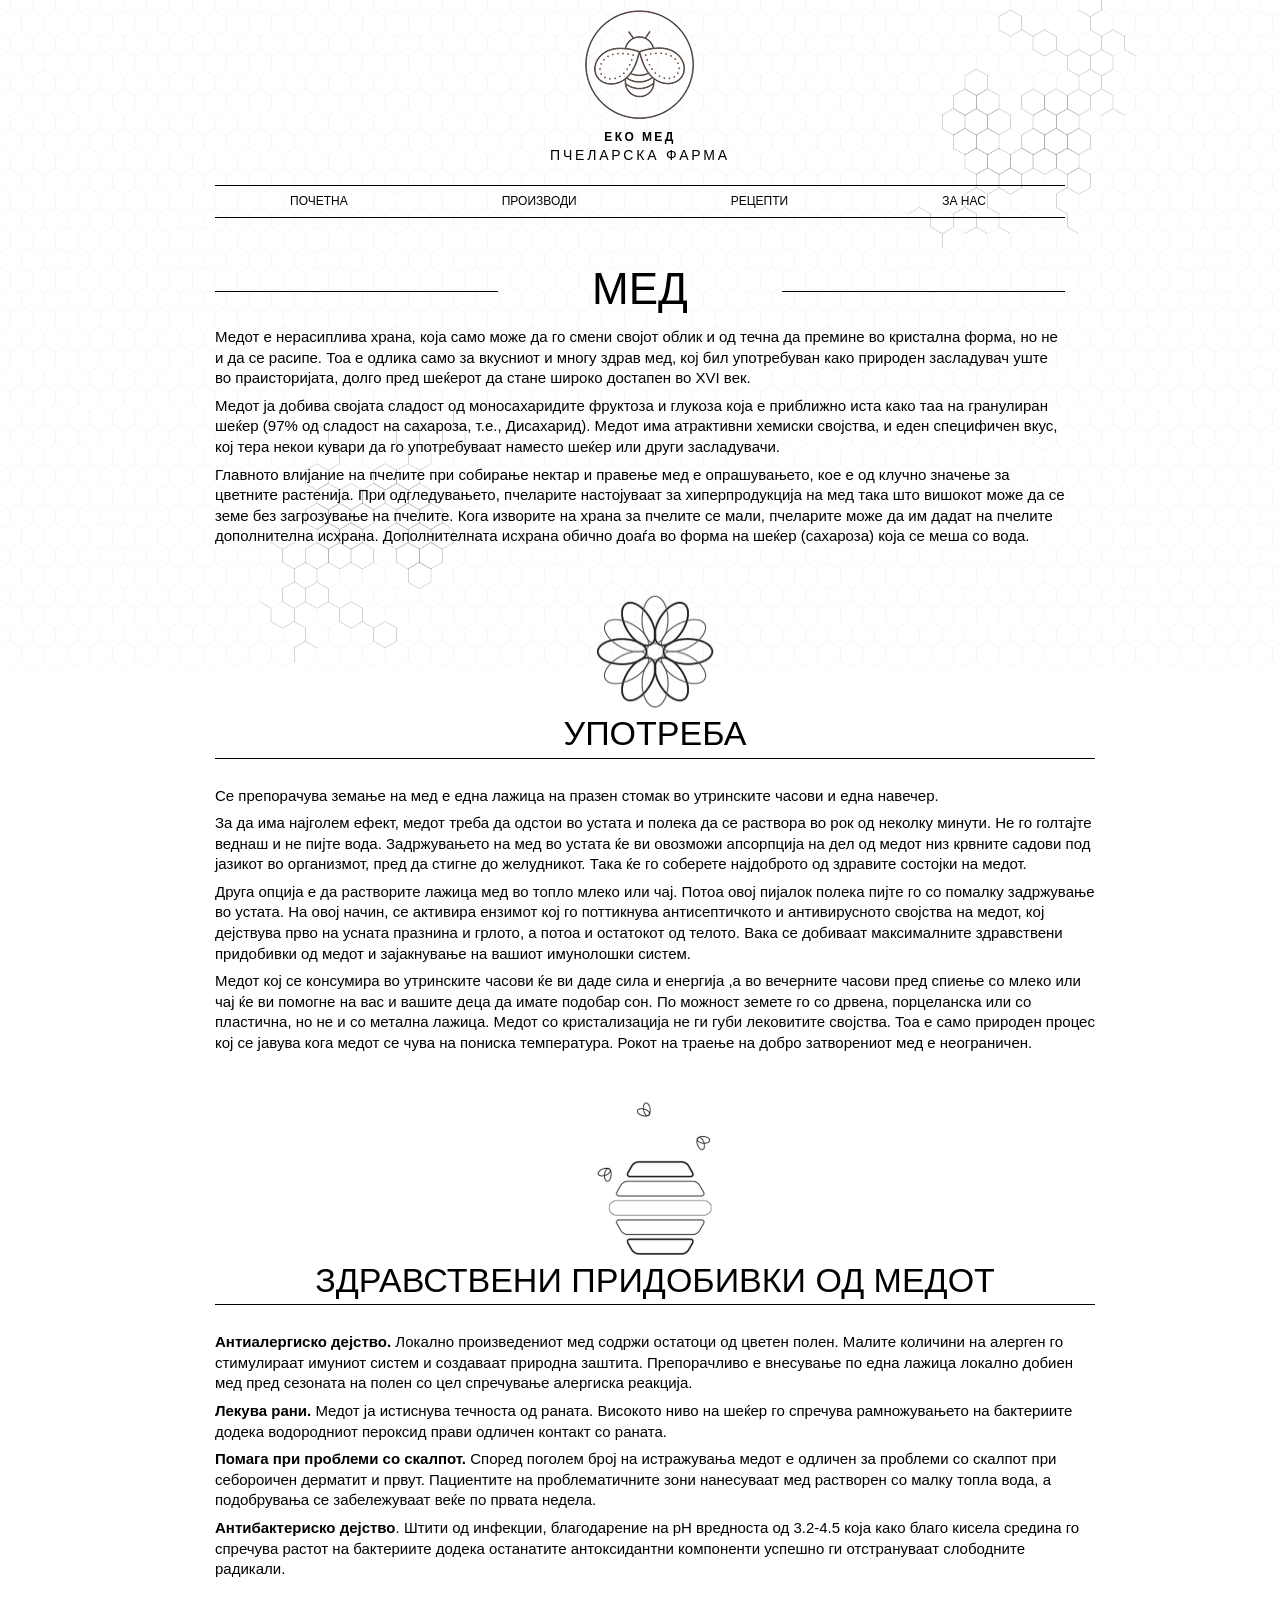
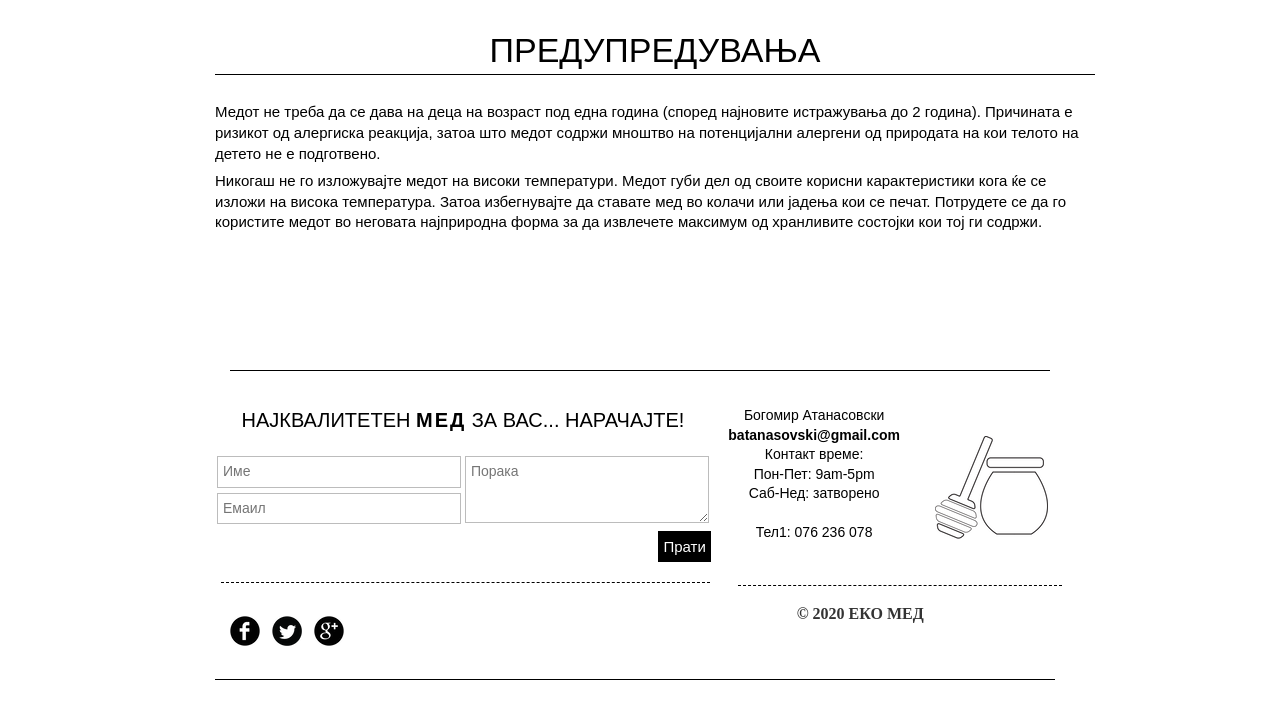
<file: med.html>
﻿<!DOCTYPE html>
<html>
<head>
    <title></title>
    <meta charset="utf-8" />
    <meta name="viewport" content="width=device-width">
    <meta name="title" content="ЕКО МЕД - Мед">
    <meta name="description" content="Пчеларската фарма 'ЕКО МЕД' е релативно нова пчеларска фарма која се наоѓа во еколошки чистиот предел на кумановската котлина на оддалеченост од најмалку 20км од било каква индустрија.">
    <meta name="author" content="DotJord Programming">
    <meta name="image" content="http://ekomed.mk/img/honeyfront1.png">
    <meta name="keywords" content="мед, медни производи, прополис, матична млеч">
    <meta property="og:title" content="ЕКО МЕД - Мед">
    <meta property="og:description" content="Пчеларската фарма 'ЕКО МЕД' е релативно нова пчеларска фарма која се наоѓа во еколошки чистиот предел на кумановската котлина на оддалеченост од најмалку 20км од било каква индустрија.">
    <meta property="og:image" content="http://ekomed.mk/img/honeyfront1.png">
    <meta http-equiv="cache-control" content="public">
    <link rel="shortcut icon" type="image/x-icon" href="img/tabIcon.png" />
    <!-- Latest compiled and minified CSS -->
    <!-- Latest compiled and minified CSS -->
    <link rel="stylesheet" href="css/bootstrap.min.css">
    <!-- Optional theme -->
    <link rel="stylesheet" href="css/bootstrap-theme.min.css">
    <!-- Latest compiled and minified JavaScript -->
    <script src="script/bootstrap.min.js"></script>
    <link rel="stylesheet" type="text/css" href="./css/site.css">
    <link rel="stylesheet" type="text/css" href="./css/fonts.css">
    <link rel="stylesheet" type="text/css" href="./css/svg.css">
</head>
<body class="bodyStyle">
    <header>
        <div id="siteLogoContainer">
            <div id="siteLogo" style="margin-top: 10px;">
                <div>
                    <a href="index.html">
                        <img class="center-block logo" data-type="image" src="img/logo.png">
                        <!--<img class="center-block" data-type="image" src="img/logo-old.png" style="object-fit: fill;">-->
                    </a>
                </div>
            </div>
        </div>
        <div class="txtNew" id="WRchTxt2-qhx" style="margin:20px; margin-top: 10px;">
            <h1 style="text-align:center; line-height:1.4em;" class="font_0 mobile-bottom-margin"><span style="line-height:1.4em;"><span class="font-title"><b>ЕКО МЕД</b></span></span></h1>
            <p style="text-align:center; line-height:1.4em;" class="font_8"><span style="line-height:1.4em;"><span class="font-title-slogan">ПЧЕЛАРСКА ФАРМА</span></span></p>
        </div>
        <nav class="center-block">
            <ul>
                <li><a href="index.html" class="font-nav">ПОЧЕТНА</a></li>
                <li><a href="proizvodi.html" class="font-nav">ПРОИЗВОДИ</a></li>
                <li><a href="recepti.html" class="font-nav">РЕЦЕПТИ</a></li>
                <li><a href="zanas.html" class="font-nav">ЗА НАС</a></li>
            </ul>
        </nav>
    </header>
    <main class="center-block" style="width:850px;">
        <!-- PROPOLIS INFO -->
        <div class="container" style="width:850px;margin-top: 40px;">
            <div class="row headingRow">
                <div class="col-sm-4 col-md-4 headingLineContainer">
                    <div class="solidSplitLine"></div>
                </div>
                <div class="col-sm-4 col-md-4">
                    <h3 style="text-align:center;" class="font_2">МЕД</h3>
                </div>
                <div class="col-sm-4 col-md-4 headingLineContainer" style="vertical-align:middle;">
                    <div class="solidSplitLine"></div>
                </div>
            </div>
            <div class="row">
                <p style="line-height:1.4em; margin: 0.5em 0;" class="font_8">
                    <span style="font-size:15px; font-family:Arial; ">
                        Медот е нерасиплива храна, која само може да го смени својот облик и од течна да премине во кристална форма, но не и да се расипе. Тоа е одлика само за вкусниот и многу здрав мед, кој&nbsp;бил употребуван како природен засладувач уште во праисторијата, долго пред шеќерот да стане широко достапен во XVI век.
                    </span>
                </p>
                <p style="line-height:1.4em; margin: 0.5em 0;" class="font_8">
                    <span style="font-size:15px; font-family:Arial; ">
                        Медот ја добива својата сладост од моносахаридите фруктоза и глукоза која е приближно иста како таа на гранулиран шеќер (97% од сладост на сахароза, т.е., Дисахарид). Медот има атрактивни хемиски својства, и еден специфичен вкус, кој тера некои кувари да го употребуваат наместо шеќер или други засладувачи.
                    </span>
                </p>
                <p style="line-height:1.4em; margin: 0.5em 0;" class="font_8">
                    <span style="font-size:15px; font-family:Arial; ">
                        Главното влијание на пчелите при собирање нектар и правење мед е опрашувањето, кое е од клучно значење за цветните растенија. При одгледувањето, пчеларите настојуваат за хиперпродукција на мед така што вишокот може да се земе без загрозување на пчелите. Кога изворите на храна за пчелите се мали, пчеларите може да им дадат на пчелите дополнителна исхрана. Дополнителната исхрана обично доаѓа во форма на шеќер (сахароза) која се меша со вода.
                    </span>
                </p>
            </div>

            <div class="container" style="width:850px;margin-top: 40px; padding: 0px;">
                <div class="row">
                    <div class="col-md-12" style="align-items: center;justify-content: center;display: flex;">
                        <img data-type="image" src="img/flower.png" style="width: 119px; height: 116px; object-fit: fill;">
                    </div>
                </div>
                <div class="row">
                    <div class="col-md-12 font_4" style="vertical-align:middle;text-align:center">
                        <h1>УПОТРЕБА</h1>
                    </div>
                </div>
                <div class="row">
                    <div class="col-md-12" style="vertical-align:middle;text-align:center; padding: 0px;">
                        <div class="solidSplitLine"></div>
                    </div>
                </div>
                <div class="row" style="margin-top: 20px;">
                    <p style="line-height:1.4em; margin: 0.5em 0;" class="font_8">
                        <span style="font-size:15px; font-family:Arial; ">
                            Се препорачува земање на  мед е една лажица на празен стомак во утринските часови и една навечер.
                        </span>
                    </p>
                    <p style="line-height:1.4em; margin: 0.5em 0;" class="font_8">
                        <span style="font-size:15px; font-family:Arial; ">
                            За да има најголем ефект, медот треба да одстои во устата и полека да се раствора во рок од неколку минути. Не го голтајте веднаш и не пијте вода. Задржувањето на мед во устата ќе ви овозможи апсорпција на дел од медот низ крвните садови под јазикот во организмот, пред да стигне до желудникот. Така ќе го соберете најдоброто од здравите состојки на медот.
                        </span>
                    </p>
                    <p style="line-height:1.4em; margin: 0.5em 0;" class="font_8">
                        <span style="font-size:15px; font-family:Arial; ">
                            Друга опција е да  растворите  лажица мед во топло млеко или чај. Потоа овој пијалок полека пијте го со помалку задржување во устата. На овој начин, се активира  ензимот кој го поттикнува антисептичкото и антивирусното својства на медот, кој дејствува прво на усната празнина  и грлото, а потоа и остатокот од телото. Вака  се добиваат максималните здравствени придобивки од медот и зајакнување на вашиот имунолошки систем.
                        </span>
                    </p>
                    <p style="line-height:1.4em; margin: 0.5em 0;" class="font_8">
                        <span style="font-size:15px; font-family:Arial; ">
                            Медот кој се консумира во утринските часови ќе ви даде сила и енергија ,а во вечерните часови пред спиење со млеко или чај ќе ви помогне на вас  и вашите деца да имате подобар сон. По можност земете го со дрвена, порцеланска или со пластична, но не и со метална лажица. Медот со кристализација не ги губи лековитите својства. Тоа е само природен процес кој се јавува кога медот се чува на пониска температура. Рокот на траење на добро затворениот мед е неограничен.
                        </span>
                    </p>
                </div>
            </div>

            <div class="container" style="width:850px;margin-top: 40px; padding: 0px;">
                <div class="row">
                    <div class="col-md-12" style="align-items: center;justify-content: center;display: flex;">
                        <img alt="" data-type="image" src="img/honeypod.png" style="width: 116px; height: 156px; object-fit: fill;">
                    </div>
                </div>
                <div class="row">
                    <div class="col-md-12 font_4" style="vertical-align:middle;text-align:center">
                        <h1>ЗДРАВСТВЕНИ ПРИДОБИВКИ ОД МЕДОТ</h1>
                    </div>
                </div>
                <div class="row">
                    <div class="col-md-12" style="vertical-align:middle;text-align:center; padding: 0px;">
                        <div class="solidSplitLine"></div>
                    </div>
                </div>
                <div class="row" style="margin-top: 20px;">
                    <p style="line-height:1.4em; margin: 0.5em 0;" class="font_8">
                        <span style="font-size:15px; font-family:Arial; ">
                            <b>Антиалергиско дејство. </b>Локално произведениот мед содржи остатоци од цветен полен. Малите количини на алерген го стимулираат имуниот систем и создаваат природна заштита. Препорачливо е внесување по една лажица локално добиен мед пред сезоната на полен со цел спречување алергиска реакција.
                        </span>
                    </p>
                    <p style="line-height:1.4em; margin: 0.5em 0;" class="font_8">
                        <span style="font-size:15px; font-family:Arial; ">
                            <b>Лекува рани. </b>Медот ја истиснува течноста од раната. Високото ниво на шеќер го спречува рамножувањето на бактериите додека водородниот пероксид прави одличен контакт со раната.
                        </span>
                    </p>
                    <p style="line-height:1.4em; margin: 0.5em 0;" class="font_8">
                        <span style="font-size:15px; font-family:Arial; ">
                            <b>Помага при проблеми со скалпот. </b>Според поголем број на истражувања медот е одличен за проблеми со скалпот при себороичен дерматит и првут. Пациентите на проблематичните зони нанесуваат мед растворен со малку топла вода, а подобрувања се забележуваат веќе по првата недела.
                        </span>
                    </p>
                    <p style="line-height:1.4em; margin: 0.5em 0;" class="font_8">
                        <span style="font-size:15px; font-family:Arial; ">
                            <b>Антибактериско дејство</b>. Штити од инфекции, благодарение на pH вредноста од 3.2-4.5 која како благо кисела средина го спречува растот на бактериите додека останатите антоксидантни компоненти успешно ги отстрануваат слободните радикали.
                        </span>
                    </p>
                </div>
            </div>

            <div class="container" style="width:850px;margin-top: 40px; padding: 0px;">
                <div class="row">
                    <div class="col-md-12 font_4" style="vertical-align:middle;text-align:center">
                        <h1>ПРЕДУПРЕДУВАЊА</h1>
                    </div>
                </div>
                <div class="row">
                    <div class="col-md-12" style="vertical-align:middle;text-align:center; padding: 0px;">
                        <div class="solidSplitLine"></div>
                    </div>
                </div>
                <div class="row" style="margin-top: 20px;">
                    <p style="line-height:1.4em; margin: 0.5em 0;" class="font_8">
                        <span style="font-size:15px; font-family:Arial; ">
                            Медот не треба да се дава на деца на возраст под една година (според најновите истражувања до 2 година). Причината е ризикот од алергиска реакција, затоа што медот содржи мноштво на потенцијални алергени од природата на кои телото на детето не е подготвено.
                        </span>
                    </p>
                    <p style="line-height:1.4em; margin: 0.5em 0;" class="font_8">
                        <span style="font-size:15px; font-family:Arial; ">
                            Никогаш не го изложувајте медот на високи температури. Медот губи дел од своите корисни карактеристики кога  ќе се изложи на висока температура. Затоа избегнувајте да ставате мед во колачи или јадења кои се печат. Потрудете се да го користите медот во неговата најприродна форма за да извлечете максимум од хранливите состојки кои тој ги содржи.
                        </span>
                    </p>
                </div>
            </div>
        </div>
    </main>
    <footer>
        <!-- solid split line -->
        <div class="container" style="width:850px;margin-top: 130px;margin-bottom: 35px;">
            <div class="solidSplitLine"></div>
        </div>
        <!-- Conctact info container-->
        <div class="container center-block" style="width:850px;text-align:center;">
            <div class="row">
                <div class="col-xs-12 col-sm-12 col-md-7">
                    <div style="margin-bottom:20px;">
                        <h4 style="font-size:20px;" class="font_4">
                            <span style="font-size:20px;">НАЈКВАЛИТЕТЕН <span style="letter-spacing:0.1em;"><span style="font-weight:bold;">МЕД</span></span> ЗА ВАС... НАРАЧАЈТЕ!</span>
                        </h4>
                    </div>
                    <form action="https://formspree.io/jordfocus@gmail.com" method="POST">
                        <div class="row mobile-contact-form">
                            <div class="col-md-6" style="padding:2px;">
                                <input type="text" required="" name="Name" value="" class="contactFormInput" placeholder="Име">
                                <input type="text" required="" name="Email" value="" class="contactFormInput" placeholder="Емаил">
                            </div>
                            <div class="col-md-6" style="padding:2px;height: 67px;">
                                <textarea name="Message" placeholder="Порака" class="contactFormInput contactFormMessage"></textarea>
                            </div>
                        </div>
                        <div class="row">
                            <div><span></span><button type="submit" class="contact-button">Прати</button></div>
                        </div>
                        <div class="row" style="width: 105%; margin-top: 20px; margin-bottom: 20px; margin-right: 0px; margin-left: -9px;">
                            <div class="dashedSplitLine"></div>
                        </div>
                    </form>
                </div>
                <div class="col-xs-12 col-sm-12 col-md-5">
                    <div class="row">
                        <div class="col-xs-7 col-sm-7 col-md-7">
                            <div class="txtNew" id="WRchTxt1-adc">
                                <p class="font_8 mobile-read-text">Богомир Атанасовски</p>
                                <p class="font_8 mobile-read-text"><b>batanasovski@gmail.com</b></p>
                                <p class="font_8 mobile-read-text"><span style="font-family:helvetica-w01-bold,helvetica-w02-bold,helvetica-lt-w10-bold,sans-serif;">Контакт време:</span></p>
                                <p class="font_8 mobile-read-text">Пон-Пет: 9am-5pm</p>
                                <p class="font_8 mobile-read-text">Саб-Нед: затворено</p>
                                <p class="font_8">&nbsp;</p>
                                <p class="font_8 mobile-read-text35">Тел1: 076 236 078</p>
                                <p class="font_8">&nbsp;</p>
                                <span class="visible-xs">
                                    <a href="tel:+38976236078" class="order-call-button ">НАРАЧАЈ</a>
                                </span>
                            </div>
                        </div>
                        <div class="col-xs-5 col-sm-5 col-md-5">
                            <div><div style="padding-top:30px;"><div style="position: relative;"><img class="honey-jar-icon" src="img/honeyjar-icon.png" style="object-fit: fill;"></div></div></div>
                        </div>
                    </div>
                    <div class="row" style="width:100%;margin-top:22px;margin-bottom:20px;margin-right: 0px; margin-left: 12px;">
                        <div class="dashedSplitLine"></div>
                    </div>
                </div>
            </div>
        </div>
        <div class="container" style="width:850px;">
            <div class="row">
                <div class="col-xs-8 col-sm-8 col-md-8">

                    <ul>
                        <li class="socialIcon">
                            <a href="https://www.facebook.com/honey.macedonia/" target="_blank"><div><div></div><img alt="Facebook Black Round" src="img/fb-icon.png"></div></a>
                        </li>
                        <li class="socialIcon">
                            <a href="https://twitter.com/EkoMedMk" target="_blank"><div><div></div><img alt="Twitter Black Round" src="img/twitter-icon.png"></div></a>
                        </li>
                        <li class="socialIcon">
                            <a href="https://plus.google.com/100541802493236075733" target="_blank"><div><div></div><img alt="Google+ Black Round" src="img/gp-icon.png"></div></a>
                        </li>
                    </ul>
                </div>
                <div class="col-xs-4 col-sm-4 col-md-4">
                    <b>© 2020 ЕКО МЕД</b>
                </div>
            </div>
            <div class="row" style="width:840px;margin-top: 30px;margin-bottom: 30px;">
                <div class="solidSplitLine"></div>
            </div>
        </div>
    </footer>
</body>
</html>
</file>
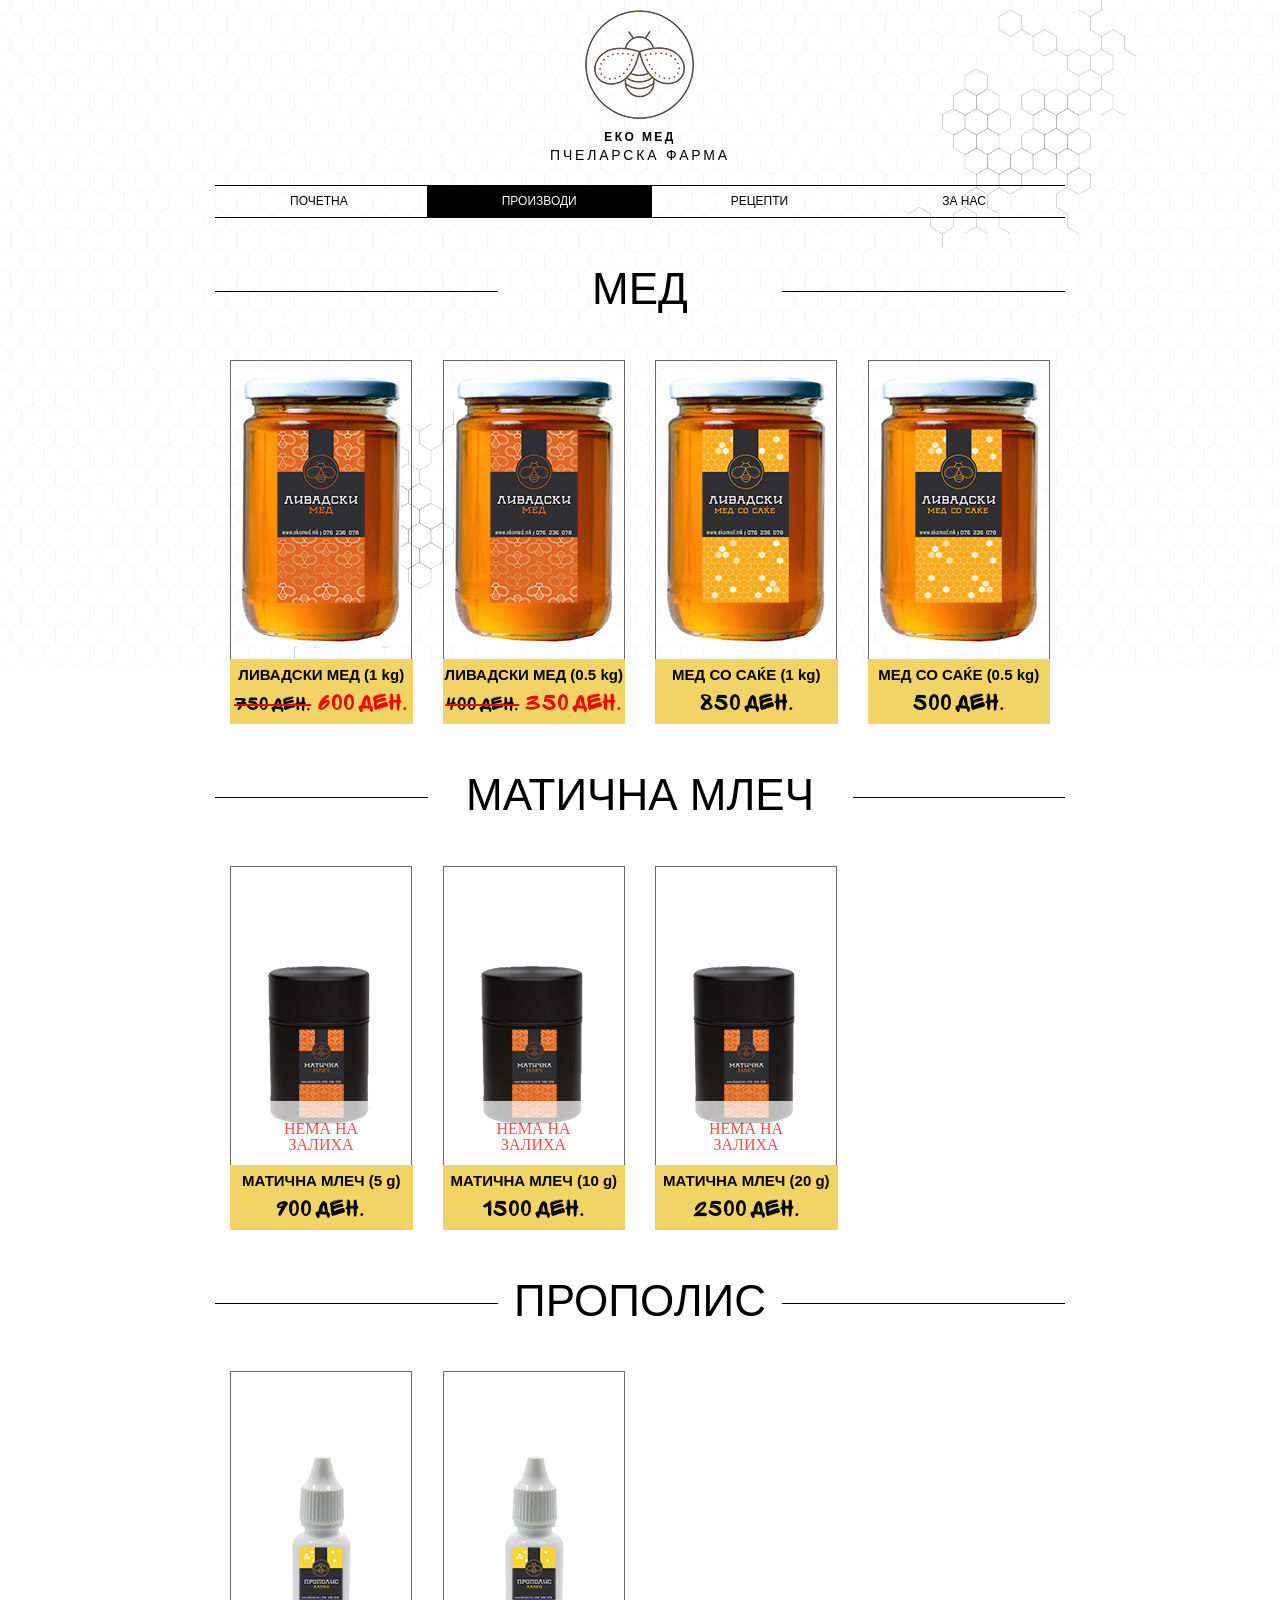
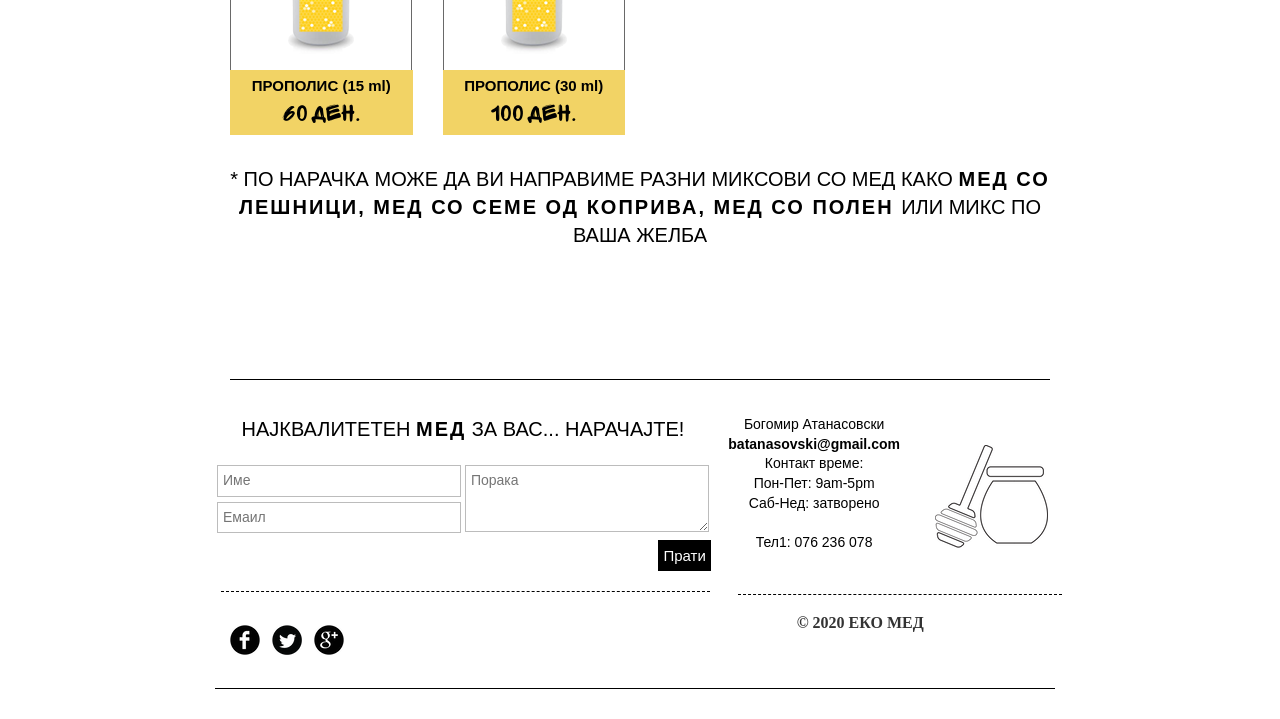
<file: proizvodi.html>
﻿<!DOCTYPE html>
<html>
<head>
    <title></title>
    <meta charset="utf-8" />
    <meta name="viewport" content="width=device-width">
    <meta name="title" content="ЕКО МЕД - Производи">
    <meta name="description" content="Пчеларската фарма 'ЕКО МЕД' е релативно нова пчеларска фарма која се наоѓа во еколошки чистиот предел на кумановската котлина на оддалеченост од најмалку 20км од било каква индустрија.">
    <meta name="author" content="DotJord Programming">
    <meta name="image" content="http://ekomed.mk/img/honeyfront1.png">
    <meta name="keywords" content="мед, медни производи, прополис, матична млеч">
    <meta property="og:title" content="ЕКО МЕД - Пчеларска Фарма">
    <meta property="og:description" content="Пчеларската фарма 'ЕКО МЕД' е релативно нова пчеларска фарма која се наоѓа во еколошки чистиот предел на кумановската котлина на оддалеченост од најмалку 20км од било каква индустрија.">
    <meta property="og:image" content="http://ekomed.mk/img/honeyfront1.png">
    <meta http-equiv="cache-control" content="public">
    <link rel="shortcut icon" type="image/x-icon" href="img/tabIcon.png" />
    <!-- Latest compiled and minified CSS -->
    <link rel="stylesheet" href="css/bootstrap.min.css">
    <!-- Optional theme -->
    <link rel="stylesheet" href="css/bootstrap-theme.min.css">
    <!-- Latest compiled and minified JavaScript -->
    <script src="script/bootstrap.min.js"></script>
    <link rel="stylesheet" type="text/css" href="./css/fonts.css">
    <link rel="stylesheet" type="text/css" href="./css/site.css">
    <link rel="stylesheet" type="text/css" href="./css/svg.css">
    <link rel="stylesheet" type="text/css" href="./css/animate.min.css">
</head>
<body class="bodyStyle">
    <header>
        <div id="siteLogoContainer">
            <div id="siteLogo" style="margin-top: 10px;">
                <div>
                    <a href="index.html">
                        <img class="center-block logo animated rotateIn" data-type="image" src="img/logo.png">
                        <!--<img class="center-block" data-type="image" src="img/logo-old.png" style="object-fit: fill;">-->
                    </a>
                </div>
            </div>
        </div>
        <div class="txtNew" id="WRchTxt2-qhx" style="margin:20px; margin-top: 10px;">
            <h1 style="text-align:center; line-height:1.4em;" class="font_0 mobile-bottom-margin"><span style="line-height:1.4em;"><span class="font-title"><b>ЕКО МЕД</b></span></span></h1>
            <p style="text-align:center; line-height:1.4em;" class="font_8"><span style="line-height:1.4em;"><span class="font-title-slogan">ПЧЕЛАРСКА ФАРМА</span></span></p>
        </div>
        <nav class="center-block">
            <ul>
                <li><a href="index2.html" class="font-nav">ПОЧЕТНА</a></li>
                <li><a href="proizvodi.html" class="active font-nav">ПРОИЗВОДИ</a></li>
                <li><a href="recepti.html" class="font-nav">РЕЦЕПТИ</a></li>
                <li><a href="zanas.html" class="font-nav">ЗА НАС</a></li>
            </ul>
        </nav>
    </header>
    <main class="center-block" style="width:850px;text-align:center">
        <!-- MED PROIZVODI -->
        <div class="container" style="width:850px;margin-top: 40px;">
            <div class="row headingRow">
                <div class="col-sm-4 col-md-4 headingLineContainer">
                    <div class="solidSplitLine"></div>
                </div>
                <div class="col-sm-4 col-md-4">
                    <h3 style="text-align:center;" class="font_2">МЕД</h3>
                </div>
                <div class="col-sm-4 col-md-4 headingLineContainer" style="vertical-align:middle;">
                    <div class="solidSplitLine"></div>
                </div>
            </div>
            <div class="row" style="margin-top: 40px;">
                <div class="col-sm-12 col-md-3">
                    <div class="productImageContainer">
                        <img src="img/med-big.png" class="productImage">
                    </div>
                    <div class="procuctDescriptionContainer">
                        <div class="font-product-name" style="font-weight: bold;">ЛИВАДСКИ МЕД (1 kg)</div>
                        <div class="font-product-price">
                            <span class="oldPrice">750 ден.</span>
                            <span class="newPrice">600 ден.</span>
                        </div>
                        <span class="visible-xs">
                            <a href="tel:+38976236078" class="order-call-button ">НАРАЧАЈ</a>
                        </span>
                    </div>

                </div>
                <div class="col-md-3">
                    <div class="productImageContainer">
                        <img src="img/med-big.png" class="productImage">
                    </div>
                    <div class="procuctDescriptionContainer">
                        <div class="font-product-name" style="font-weight: bold;">ЛИВАДСКИ МЕД (0.5 kg)</div>
                        <div class="font-product-price">
                            <span class="oldPrice">400 ден.</span>
                            <span class="newPrice">350 ден.</span>
                        </div>
                        <span class="visible-xs">
                            <a href="tel:+38976236078" class="order-call-button ">НАРАЧАЈ</a>
                        </span>
                    </div>
                </div>
                <div class="col-md-3">
                    <div class="productImageContainer">
                        <img src="img/medsake-big.png" class="productImage">
                    </div>
                    <div class="procuctDescriptionContainer">
                        <div class="font-product-name" style="font-weight: bold;">МЕД СО САЌЕ (1 kg)</div>
                        <div class="font-product-price">850 ден.</div>
                        <span class="visible-xs">
                            <a href="tel:+38976236078" class="order-call-button ">НАРАЧАЈ</a>
                        </span>
                    </div>
                </div>
                <div class="col-md-3">
                    <div class="productImageContainer">
                        <img src="img/medsake-big.png" class="productImage">
                    </div>
                    <div class="procuctDescriptionContainer">
                        <div class="font-product-name" style="font-weight: bold;">МЕД СО САЌЕ (0.5 kg)</div>
                        <div class="font-product-price">500 ден.</div>
                        <span class="visible-xs">
                            <a href="tel:+38976236078" class="order-call-button ">НАРАЧАЈ</a>
                        </span>
                    </div>
                </div>
            </div>
        </div>

        <!-- MATICNA MLEC PROIZVODI -->
        <div class="container" style="width:850px;margin-top: 40px;">
            <div class="row headingRow">
                <div class="col-md-3 headingLineContainer">
                    <div class="solidSplitLine"></div>
                </div>
                <div class="col-md-6">
                    <h3 style="text-align:center;" class="font_2">МАТИЧНА МЛЕЧ</h3>
                </div>
                <div class="col-md-3 headingLineContainer" style="vertical-align:middle;">
                    <div class="solidSplitLine"></div>
                </div>
            </div>

            <div class="row" style="margin-top: 40px;">
                <div class="col-md-3">

                    <div class="productImageContainer">
                        <img src="img/maticnamlec.png" class="productImage">
                        <div style="background: none repeat scroll 0 0 #FFFFFF;
                                    opacity: 0.7;
                                    margin: -64px 20px 12px;
                                    position: relative;
                                    color: red;">
                            <h3 style="padding-top: 20px;">НЕМА НА ЗАЛИХА</h3>
                        </div>
                    </div>
                    <div class="procuctDescriptionContainer">
                        <div class="font-product-name" style="font-weight: bold;">МАТИЧНА МЛЕЧ (5 g)</div>
                        <div class="font-product-price">900 ден.</div>
                        <span class="visible-xs">
                            <a href="tel:+38976236078" class="order-call-button ">НАРАЧАЈ</a>
                        </span>
                    </div>
                </div>
                <div class="col-md-3">
                    <div class="productImageContainer">
                        <img src="img/maticnamlec.png" class="productImage">
                        <div style="background: none repeat scroll 0 0 #FFFFFF;
                                    opacity: 0.7;
                                    margin: -64px 20px 12px;
                                    position: relative;
                                    color: red;">
                            <h3 style="padding-top: 20px;">НЕМА НА ЗАЛИХА</h3>
                        </div>
                    </div>
                    <div class="procuctDescriptionContainer">
                        <div class="font-product-name" style="font-weight: bold;">МАТИЧНА МЛЕЧ (10 g)</div>
                        <div class="font-product-price">1500 ден.</div>
                        <span class="visible-xs">
                            <a href="tel:+38976236078" class="order-call-button ">НАРАЧАЈ</a>
                        </span>
                    </div>
                </div>
                <div class="col-md-3">
                    <div class="productImageContainer">
                        <img src="img/maticnamlec.png" class="productImage">
                        <div style="background: none repeat scroll 0 0 #FFFFFF;
                                    opacity: 0.7;
                                    margin: -64px 20px 12px;
                                    position: relative;
                                    color: red;">
                            <h3 style="padding-top: 20px;">НЕМА НА ЗАЛИХА</h3>
                        </div>
                    </div>
                    <div class="procuctDescriptionContainer">
                        <div class="font-product-name" style="font-weight: bold;">МАТИЧНА МЛЕЧ (20 g)</div>
                        <div class="font-product-price">2500 ден.</div>
                        <span class="visible-xs">
                            <a href="tel:+38976236078" class="order-call-button ">НАРАЧАЈ</a>
                        </span>
                    </div>
                </div>
                <div class="col-md-3">
                </div>
            </div>
        </div>

        <!-- PROPOLIS PROIZVODI -->
        <div class="container" style="width:850px;margin-top: 40px;">
            <div class="row headingRow">
                <div class="col-md-4 headingLineContainer">
                    <div class="solidSplitLine"></div>
                </div>
                <div class="col-md-4">
                    <h3 style="text-align:center;" class="font_2">ПРОПОЛИС</h3>
                </div>
                <div class="col-md-4 headingLineContainer" style="vertical-align:middle;">
                    <div class="solidSplitLine"></div>
                </div>
            </div>

            <div class="row" style="margin-top: 40px;">
                <div class="col-md-3">
                    <div class="productImageContainer">
                        <img src="img/propolis.png" class="productImage">
                    </div>
                    <div class="procuctDescriptionContainer">
                        <div class="font-product-name" style="font-weight: bold;">ПРОПОЛИС (15 ml)</div>
                        <div class="font-product-price">60 ден.</div>
                        <span class="visible-xs">
                            <a href="tel:+38976236078" class="order-call-button ">НАРАЧАЈ</a>
                        </span>
                    </div>
                </div>
                <div class="col-md-3">
                    <div class="productImageContainer">
                        <img src="img/propolis.png" class="productImage">
                    </div>
                    <div class="procuctDescriptionContainer">
                        <div class="font-product-name" style="font-weight: bold;">ПРОПОЛИС (30 ml)</div>
                        <div class="font-product-price">100 ден.</div>
                        <span class="visible-xs">
                            <a href="tel:+38976236078" class="order-call-button ">НАРАЧАЈ</a>
                        </span>
                    </div>
                </div>
            </div>
        </div>

        <h4 style="font-size:20px; margin-top: 30px;" class="font_4">
            <span style="font-size:20px;">
                * ПО НАРАЧКА МОЖЕ ДА ВИ НАПРАВИМЕ РАЗНИ МИКСОВИ СО МЕД КАКО
                <span style="letter-spacing:0.1em;">
                    <span style="font-weight:bold;">МЕД СО ЛЕШНИЦИ, </span>
                    <span style="font-weight:bold;">МЕД СО СЕМЕ ОД КОПРИВА, </span>
                    <span style="font-weight:bold;">МЕД СО ПОЛЕН  </span>
                </span>
                ИЛИ МИКС ПО ВАША ЖЕЛБА
            </span>
        </h4>
    </main>
    <footer>
        <!-- solid split line -->
        <div class="container" style="width:850px;margin-top: 130px;margin-bottom: 35px;">
            <div class="solidSplitLine"></div>
        </div>
        <!-- Conctact info container-->
        <div class="container center-block" style="width:850px;text-align:center;">
            <div class="row">
                <div class="col-xs-12 col-sm-12 col-md-7">
                    <div style="margin-bottom:20px;">
                        <h4 style="font-size:20px;" class="font_4">
                            <span style="font-size:20px;">НАЈКВАЛИТЕТЕН <span style="letter-spacing:0.1em;"><span style="font-weight:bold;">МЕД</span></span> ЗА ВАС... НАРАЧАЈТЕ!</span>
                        </h4>
                    </div>
                    <form action="https://formspree.io/jordfocus@gmail.com" method="POST">
                        <div class="row mobile-contact-form">
                            <div class="col-md-6" style="padding:2px;">
                                <input type="text" required="" name="Name" value="" class="contactFormInput" placeholder="Име">
                                <input type="text" required="" name="Email" value="" class="contactFormInput" placeholder="Емаил">
                            </div>
                            <div class="col-md-6" style="padding:2px;height: 67px;">
                                <textarea name="Message" placeholder="Порака" class="contactFormInput contactFormMessage"></textarea>
                            </div>
                        </div>
                        <div class="row">
                            <div><span></span><button type="submit" class="contact-button">Прати</button></div>
                        </div>
                        <div class="row" style="width: 105%; margin-top: 20px; margin-bottom: 20px; margin-right: 0px; margin-left: -9px;">
                            <div class="dashedSplitLine"></div>
                        </div>
                    </form>
                </div>
                <div class="col-xs-12 col-sm-12 col-md-5">
                    <div class="row">
                        <div class="col-xs-7 col-sm-7 col-md-7">
                            <div class="txtNew" id="WRchTxt1-adc">
                                <p class="font_8 mobile-read-text">Богомир Атанасовски</p>
                                <p class="font_8 mobile-read-text"><b>batanasovski@gmail.com</b></p>
                                <p class="font_8 mobile-read-text"><span style="font-family:helvetica-w01-bold,helvetica-w02-bold,helvetica-lt-w10-bold,sans-serif;">Контакт време:</span></p>
                                <p class="font_8 mobile-read-text">Пон-Пет: 9am-5pm</p>
                                <p class="font_8 mobile-read-text">Саб-Нед: затворено</p>
                                <p class="font_8">&nbsp;</p>
                                <p class="font_8 mobile-read-text35">Тел1: 076 236 078</p>
                                <p class="font_8">&nbsp;</p>
                                <span class="visible-xs">
                                    <a href="tel:+38976236078" class="order-call-button ">НАРАЧАЈ</a>
                                </span>
                            </div>
                        </div>
                        <div class="col-xs-5 col-sm-5 col-md-5">
                            <div><div style="padding-top:30px;"><div style="position: relative;"><img class="honey-jar-icon" src="img/honeyjar-icon.png" style="object-fit: fill;"></div></div></div>
                        </div>
                    </div>
                    <div class="row" style="width:100%;margin-top:22px;margin-bottom:20px;margin-right: 0px; margin-left: 12px;">
                        <div class="dashedSplitLine"></div>
                    </div>
                </div>
            </div>
        </div>
        <div class="container" style="width:850px;">
            <div class="row">
                <div class="col-xs-8 col-sm-8 col-md-8">

                    <ul>
                        <li class="socialIcon">
                            <a href="https://www.facebook.com/honey.macedonia/" target="_blank"><div><div></div><img alt="Facebook Black Round" src="img/fb-icon.png"></div></a>
                        </li>
                        <li class="socialIcon">
                            <a href="https://twitter.com/EkoMedMk" target="_blank"><div><div></div><img alt="Twitter Black Round" src="img/twitter-icon.png"></div></a>
                        </li>
                        <li class="socialIcon">
                            <a href="https://plus.google.com/100541802493236075733" target="_blank"><div><div></div><img alt="Google+ Black Round" src="img/gp-icon.png"></div></a>
                        </li>
                    </ul>
                </div>
                <div class="col-xs-4 col-sm-4 col-md-4">
                    <b>© 2020 ЕКО МЕД</b>
                </div>
            </div>
            <div class="row" style="width:840px;margin-top: 30px;margin-bottom: 30px;">
                <div class="solidSplitLine"></div>
            </div>
        </div>
    </footer>
</body>
</html>
</file>
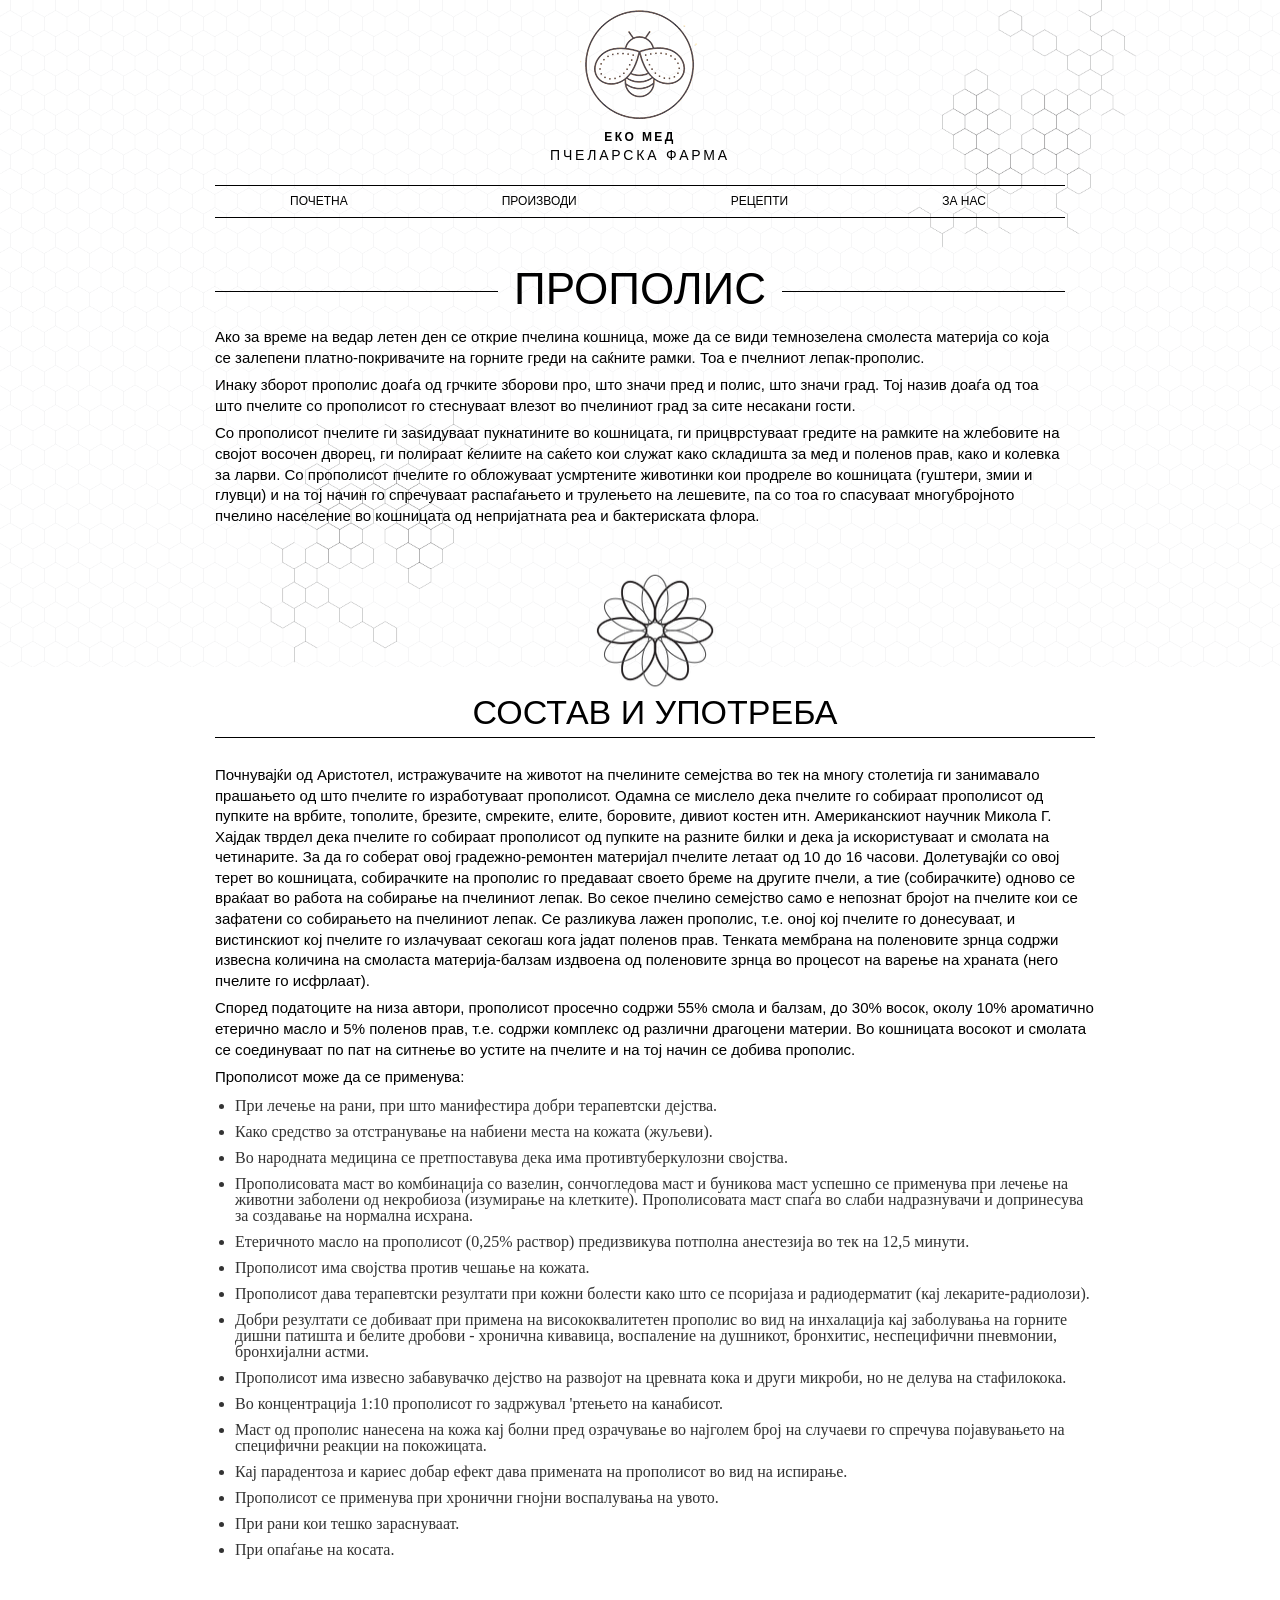
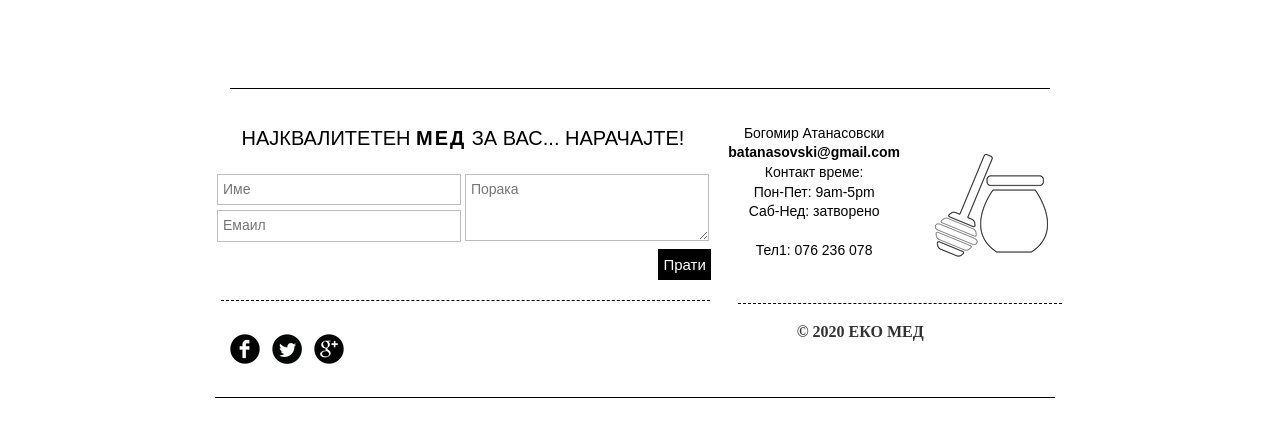
<file: propolis.html>
﻿<!DOCTYPE html>
<html>
<head>
    <title></title>
    <meta charset="utf-8" />
    <meta name="viewport" content="width=device-width">
    <meta name="title" content="ЕКО МЕД - Прополис">
    <meta name="description" content="Пчеларската фарма 'ЕКО МЕД' е релативно нова пчеларска фарма која се наоѓа во еколошки чистиот предел на кумановската котлина на оддалеченост од најмалку 20км од било каква индустрија.">
    <meta name="author" content="DotJord Programming">
    <meta name="image" content="http://ekomed.mk/img/honeyfront1.png">
    <meta name="keywords" content="мед, медни производи, прополис, матична млеч">
    <meta property="og:title" content="ЕКО МЕД - Прополис">
    <meta property="og:description" content="Пчеларската фарма 'ЕКО МЕД' е релативно нова пчеларска фарма која се наоѓа во еколошки чистиот предел на кумановската котлина на оддалеченост од најмалку 20км од било каква индустрија.">
    <meta property="og:image" content="http://ekomed.mk/img/honeyfront1.png">
    <meta http-equiv="cache-control" content="public">
    <link rel="shortcut icon" type="image/x-icon" href="img/tabIcon.png" />
    <!-- Latest compiled and minified CSS -->
    <link rel="stylesheet" href="css/bootstrap.min.css">
    <!-- Optional theme -->
    <link rel="stylesheet" href="css/bootstrap-theme.min.css">
    <!-- Latest compiled and minified JavaScript -->
    <script src="script/bootstrap.min.js"></script>
    <link rel="stylesheet" type="text/css" href="./css/site.css">
    <link rel="stylesheet" type="text/css" href="./css/fonts.css">
    <link rel="stylesheet" type="text/css" href="./css/svg.css">
</head>
<body class="bodyStyle">
    <header>
        <div id="siteLogoContainer">
            <div id="siteLogo" style="margin-top: 10px;">
                <div>
                    <a href="index.html">
                        <img class="center-block logo" data-type="image" src="img/logo.png">
                        <!--<img class="center-block" data-type="image" src="img/logo-old.png" style="object-fit: fill;">-->
                    </a>
                </div>
            </div>
        </div>
        <div class="txtNew" id="WRchTxt2-qhx" style="margin:20px; margin-top: 10px;">
            <h1 style="text-align:center; line-height:1.4em;" class="font_0 mobile-bottom-margin"><span style="line-height:1.4em;"><span class="font-title"><b>ЕКО МЕД</b></span></span></h1>
            <p style="text-align:center; line-height:1.4em;" class="font_8"><span style="line-height:1.4em;"><span class="font-title-slogan">ПЧЕЛАРСКА ФАРМА</span></span></p>
        </div>
        <nav class="center-block">
            <ul>
                <li><a href="index.html" class="font-nav">ПОЧЕТНА</a></li>
                <li><a href="proizvodi.html" class="font-nav">ПРОИЗВОДИ</a></li>
                <li><a href="recepti.html" class="font-nav">РЕЦЕПТИ</a></li>
                <li><a href="zanas.html" class="font-nav">ЗА НАС</a></li>
            </ul>
        </nav>
    </header>
    <main class="center-block" style="width:850px;">
        <!-- PROPOLIS INFO -->
        <div class="container" style="width:850px;margin-top: 40px;">
            <div class="row headingRow">
                <div class="col-sm-4 col-md-4 headingLineContainer">
                    <div class="solidSplitLine"></div>
                </div>
                <div class="col-sm-4 col-md-4">
                    <h3 style="text-align:center;" class="font_2">ПРОПОЛИС</h3>
                </div>
                <div class="col-sm-4 col-md-4 headingLineContainer" style="vertical-align:middle;">
                    <div class="solidSplitLine"></div>
                </div>
            </div>
            <div class="row">
                <p style="line-height:1.4em; margin: 0.5em 0;" class="font_8">
                    <span style="font-size:15px; font-family:Arial; ">
                        Ако за време на ведар летен ден се открие пчелина кошница, може да се види темнозелена смолеста материја со која се залепени платно-покривачите на горните греди на саќните рамки. Тоа е пчелниот лепак-прополис.
                    </span>
                </p>
                <p style="line-height:1.4em; margin: 0.5em 0;" class="font_8">
                    <span style="font-size:15px; font-family:Arial; ">
                        Инаку зборот прополис доаѓа од грчките зборови про, што значи пред и полис, што значи град. Тој назив доаѓа од тоа што пчелите со прополисот го стеснуваат влезот во пчелиниот град за сите несакани гости.
                    </span>
                </p>
                <p style="line-height:1.4em; margin: 0.5em 0;" class="font_8">
                    <span style="font-size:15px; font-family:Arial; ">
                        Со прополисот пчелите ги заѕидуваат пукнатините во кошницата, ги прицврстуваат гредите на рамките на жлебовите на својот восочен дворец, ги полираат ќелиите на саќето кои служат како складишта за мед и поленов прав, како и колевка за ларви. Со прополисот пчелите го обложуваат усмртените животинки кои продреле во кошницата (гуштери, змии и глувци) и на тој начин го спречуваат распаѓањето и трулењето на лешевите, па со тоа го спасуваат многубројното пчелино население во кошницата од непријатната реа и бактериската флора.
                    </span>
                </p>
            </div>

            <div class="container" style="width:850px;margin-top: 40px; padding: 0px;">
                <div class="row">
                    <div class="col-md-12" style="align-items: center;justify-content: center;display: flex;">
                        <img data-type="image" src="img/flower.png" style="width: 119px; height: 116px; object-fit: fill;">
                    </div>
                </div>
                <div class="row">
                    <div class="col-md-12 font_4" style="vertical-align:middle;text-align:center">
                        <h1>СОСТАВ И УПОТРЕБА</h1>
                    </div>
                </div>
                <div class="row">
                    <div class="col-md-12" style="vertical-align:middle;text-align:center; padding: 0px;">
                        <div class="solidSplitLine"></div>
                    </div>
                </div>
                <div class="row" style="margin-top: 20px;">
                    <p style="line-height:1.4em; margin: 0.5em 0;" class="font_8">
                        <span style="font-size:15px; font-family:Arial; ">
                            Почнувајќи од Аристотел, истражувачите на животот на пчелините семејства во тек на многу столетија ги занимавало прашањето од што пчелите го изработуваат прополисот. Одамна се мислело дека пчелите го собираат прополисот од пупките на врбите, тополите, брезите, смреките, елите, боровите, дивиот костен итн. Американскиот научник Микола Г. Хајдак тврдел дека пчелите го собираат прополисот од пупките на разните билки и дека ја искористуваат и смолата на четинарите. За да го соберат овој градежно-ремонтен материјал пчелите летаат од 10 до 16 часови. Долетувајќи со овој терет во кошницата, собирачките на прополис го предаваат своето бреме на другите пчели, а тие (собирачките) одново се враќаат во работа на собирање на пчелиниот лепак. Во секое пчелино семејство само е непознат бројот на пчелите кои се зафатени со собирањето на пчелиниот лепак. Се разликува лажен прополис, т.е. оној кој пчелите го донесуваат, и вистинскиот кој пчелите го излачуваат секогаш кога јадат поленов прав. Тенката мембрана на поленовите зрнца содржи извесна количина на смоласта материја-балзам издвоена од поленовите зрнца во процесот на варење на храната (него пчелите го исфрлаат).
                        </span>
                    </p>
                    <p style="line-height:1.4em; margin: 0.5em 0;" class="font_8">
                        <span style="font-size:15px; font-family:Arial; ">
                            Според податоците на низа автори, прополисот просечно содржи 55% смола и балзам, до 30% восок, околу 10% ароматично етерично масло и 5% поленов прав, т.е. содржи комплекс од различни драгоцени материи. Во кошницата восокот и смолата се соединуваат по пат на ситнење во устите на пчелите и на тој начин се добива прополис.
                        </span>
                    </p>
                    <p style="line-height:1.4em; margin: 0.5em 0;" class="font_8">
                        <span style="font-size:15px; font-family:Arial; ">
                            Прополисот може да се применува:
                        </span>
                    </p>
                    <ul style="padding-left: 20px;">
                        <li>При лечење на рани, при што манифестира добри терапевтски дејства.</li>
                        <li>Како средство за отстранување на набиени места на кожата (жуљеви).</li>
                        <li>Во народната медицина се претпоставува дека има противтуберкулозни својства.</li>
                        <li>Прополисовата маст во комбинација со вазелин, сончогледова маст и буникова маст успешно се применува при лечење на животни заболени од некробиоза (изумирање на клетките). Прополисовата маст спаѓа во слаби надразнувачи и допринесува за создавање на нормална исхрана.</li>
                        <li>Етеричното масло на прополисот (0,25% раствор) предизвикува потполна анестезија во тек на 12,5 минути.</li>
                        <li>Прополисот има својства против чешање на кожата.</li>
                        <li>Прополисот дава терапевтски резултати при кожни болести како што се псоријаза и радиодерматит (кај лекарите-радиолози).</li>
                        <li>Добри резултати се добиваат при примена на висококвалитетен прополис во вид на инхалација кај заболувања на горните дишни патишта и белите дробови - хронична кивавица, воспаление на душникот, бронхитис, неспецифични пневмонии, бронхијални астми.</li>
                        <li>Прополисот има извесно забавувачко дејство на развојот на цревната кока и други микроби, но не делува на стафилокока.</li>
                        <li>Во концентрација 1:10 прополисот го задржувал 'ртењето на канабисот.</li>
                        <li>Маст од прополис нанесена на кожа кај болни пред озрачување во најголем број на случаеви го спречува појавувањето на специфични реакции на покожицата.</li>
                        <li>Кај парадентоза и кариес добар ефект дава примената на прополисот во вид на испирање.</li>
                        <li>Прополисот се применува при хронични гнојни воспалувања на увото.</li>
                        <li>При рани кои тешко зараснуваат.</li>
                        <li>При опаѓање на косата.</li>
                    </ul>
                </div>
            </div>
        </div>
    </main>
    <footer>
        <!-- solid split line -->
        <div class="container" style="width:850px;margin-top: 130px;margin-bottom: 35px;">
            <div class="solidSplitLine"></div>
        </div>
        <!-- Conctact info container-->
        <div class="container center-block" style="width:850px;text-align:center;">
            <div class="row">
                <div class="col-xs-12 col-sm-12 col-md-7">
                    <div style="margin-bottom:20px;">
                        <h4 style="font-size:20px;" class="font_4">
                            <span style="font-size:20px;">НАЈКВАЛИТЕТЕН <span style="letter-spacing:0.1em;"><span style="font-weight:bold;">МЕД</span></span> ЗА ВАС... НАРАЧАЈТЕ!</span>
                        </h4>
                    </div>
                    <form action="https://formspree.io/jordfocus@gmail.com" method="POST">
                        <div class="row mobile-contact-form">
                            <div class="col-md-6" style="padding:2px;">
                                <input type="text" required="" name="Name" value="" class="contactFormInput" placeholder="Име">
                                <input type="text" required="" name="Email" value="" class="contactFormInput" placeholder="Емаил">
                            </div>
                            <div class="col-md-6" style="padding:2px;height: 67px;">
                                <textarea name="Message" placeholder="Порака" class="contactFormInput contactFormMessage"></textarea>
                            </div>
                        </div>
                        <div class="row">
                            <div><span></span><button type="submit" class="contact-button">Прати</button></div>
                        </div>
                        <div class="row" style="width: 105%; margin-top: 20px; margin-bottom: 20px; margin-right: 0px; margin-left: -9px;">
                            <div class="dashedSplitLine"></div>
                        </div>
                    </form>
                </div>
                <div class="col-xs-12 col-sm-12 col-md-5">
                    <div class="row">
                        <div class="col-xs-7 col-sm-7 col-md-7">
                            <div class="txtNew" id="WRchTxt1-adc">
                                <p class="font_8 mobile-read-text">Богомир Атанасовски</p>
                                <p class="font_8 mobile-read-text"><b>batanasovski@gmail.com</b></p>
                                <p class="font_8 mobile-read-text"><span style="font-family:helvetica-w01-bold,helvetica-w02-bold,helvetica-lt-w10-bold,sans-serif;">Контакт време:</span></p>
                                <p class="font_8 mobile-read-text">Пон-Пет: 9am-5pm</p>
                                <p class="font_8 mobile-read-text">Саб-Нед: затворено</p>
                                <p class="font_8">&nbsp;</p>
                                <p class="font_8 mobile-read-text35">Тел1: 076 236 078</p>
                                <p class="font_8">&nbsp;</p>
                                <span class="visible-xs">
                                    <a href="tel:+38976236078" class="order-call-button ">НАРАЧАЈ</a>
                                </span>
                            </div>
                        </div>
                        <div class="col-xs-5 col-sm-5 col-md-5">
                            <div><div style="padding-top:30px;"><div style="position: relative;"><img class="honey-jar-icon" src="img/honeyjar-icon.png" style="object-fit: fill;"></div></div></div>
                        </div>
                    </div>
                    <div class="row" style="width:100%;margin-top:22px;margin-bottom:20px;margin-right: 0px; margin-left: 12px;">
                        <div class="dashedSplitLine"></div>
                    </div>
                </div>
            </div>
        </div>
        <div class="container" style="width:850px;">
            <div class="row">
                <div class="col-xs-8 col-sm-8 col-md-8">

                    <ul>
                        <li class="socialIcon">
                            <a href="https://www.facebook.com/honey.macedonia/" target="_blank"><div><div></div><img alt="Facebook Black Round" src="img/fb-icon.png"></div></a>
                        </li>
                        <li class="socialIcon">
                            <a href="https://twitter.com/EkoMedMk" target="_blank"><div><div></div><img alt="Twitter Black Round" src="img/twitter-icon.png"></div></a>
                        </li>
                        <li class="socialIcon">
                            <a href="https://plus.google.com/100541802493236075733" target="_blank"><div><div></div><img alt="Google+ Black Round" src="img/gp-icon.png"></div></a>
                        </li>
                    </ul>
                </div>
                <div class="col-xs-4 col-sm-4 col-md-4">
                    <b>© 2020 ЕКО МЕД</b>
                </div>
            </div>
            <div class="row" style="width:840px;margin-top: 30px;margin-bottom: 30px;">
                <div class="solidSplitLine"></div>
            </div>
        </div>
    </footer>
</body>
</html>
</file>
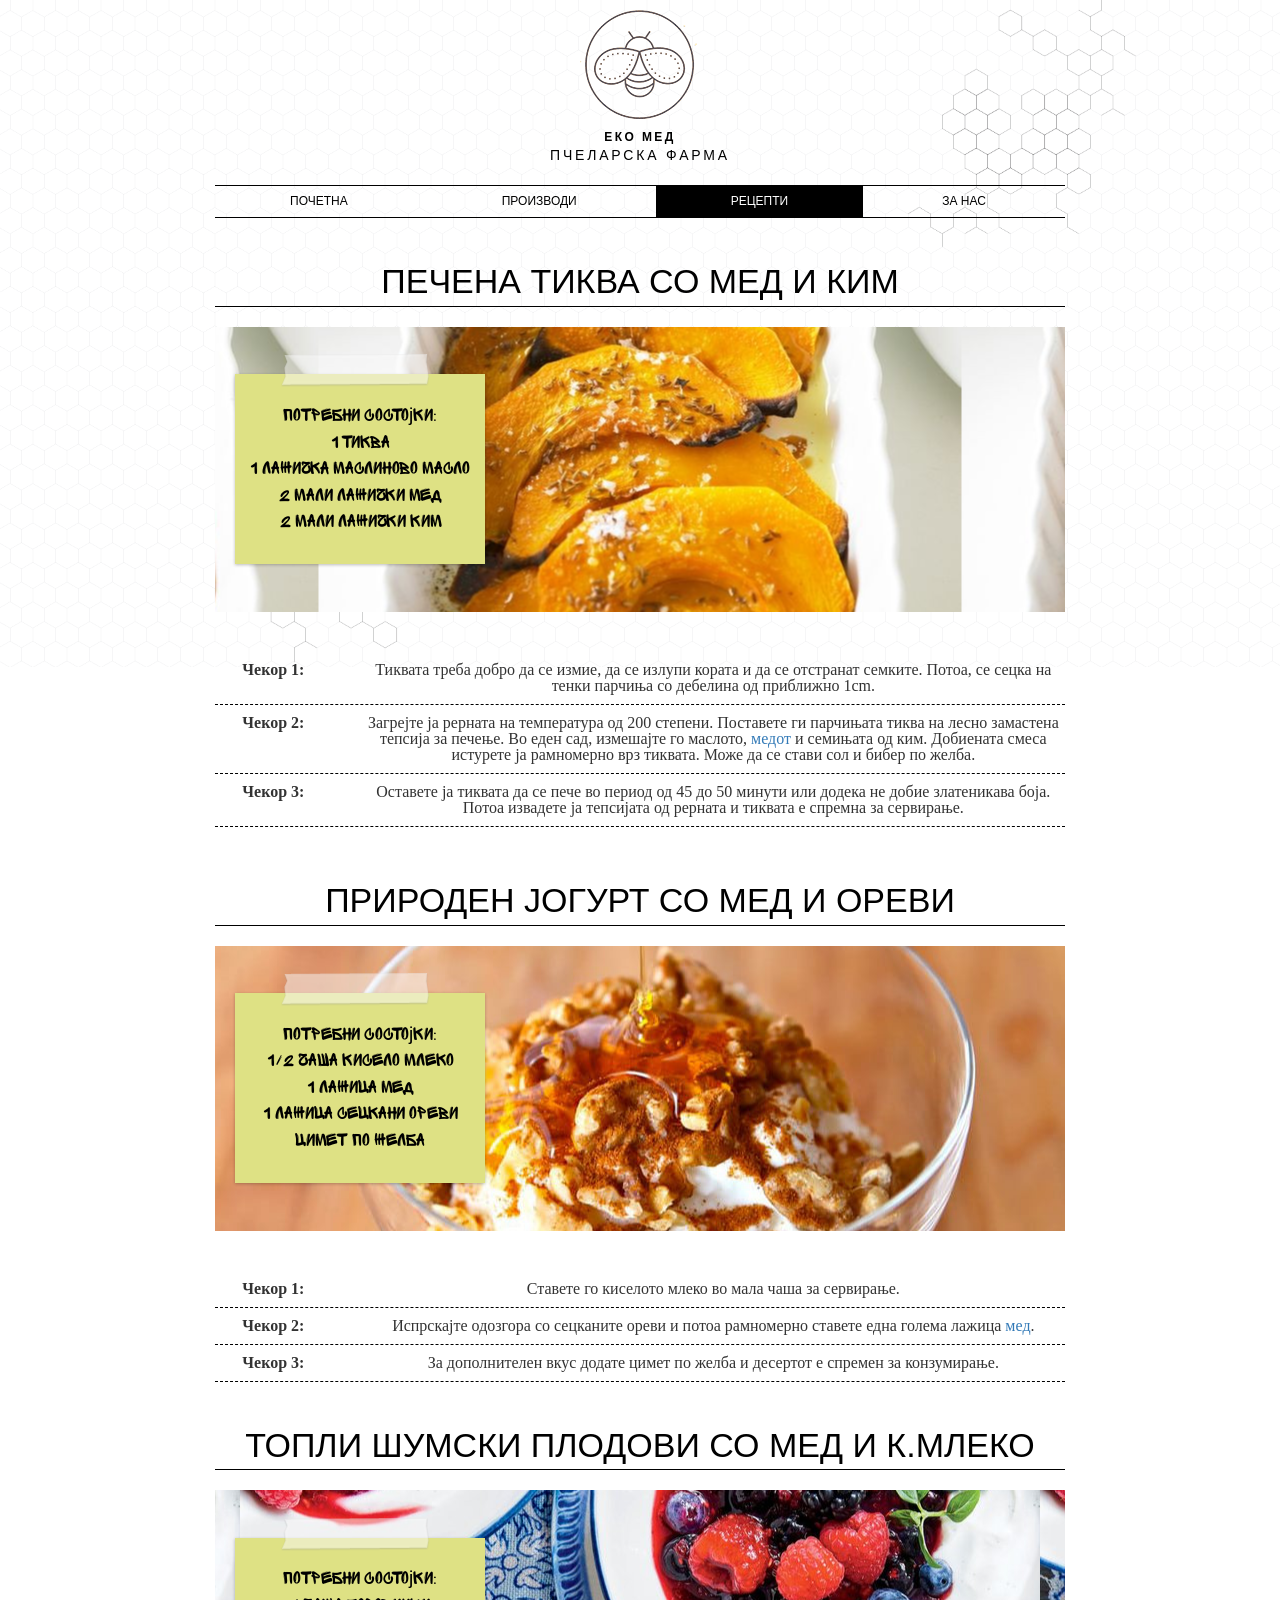
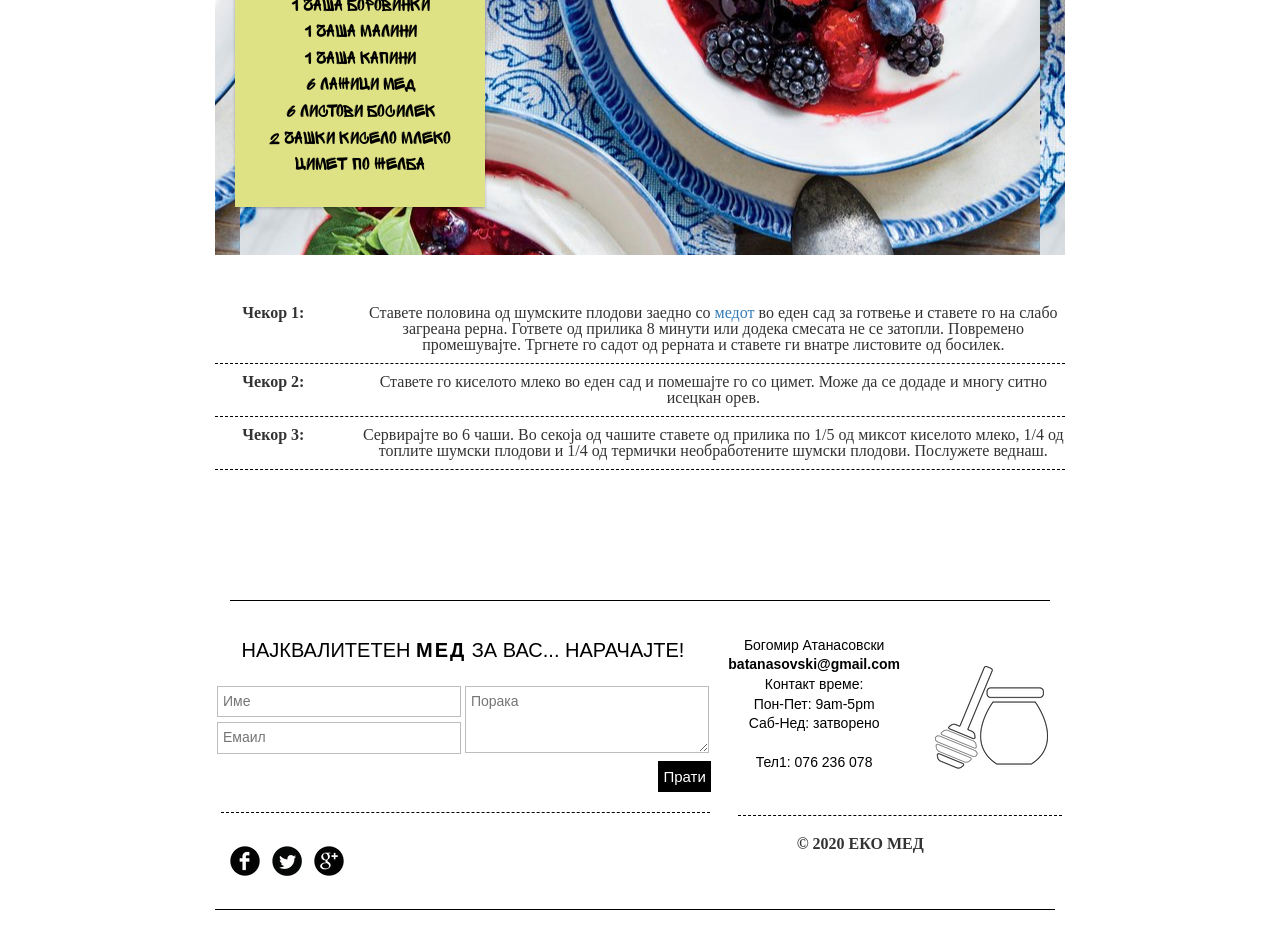
<file: recepti.html>
﻿<!DOCTYPE html>
<html>
<head>
    <title></title>
    <meta charset="utf-8" />
    <meta name="viewport" content="width=device-width">
    <meta name="title" content="ЕКО МЕД - Рецепти">
    <meta name="description" content="Пчеларската фарма 'ЕКО МЕД' е релативно нова пчеларска фарма која се наоѓа во еколошки чистиот предел на кумановската котлина на оддалеченост од најмалку 20км од било каква индустрија.">
    <meta name="author" content="DotJord Programming">
    <meta name="image" content="http://ekomed.mk/img/honeyfront1.png">
    <meta name="keywords" content="мед, медни производи, прополис, матична млеч">
    <meta property="og:title" content="ЕКО МЕД - Рецепти">
    <meta property="og:description" content="Пчеларската фарма 'ЕКО МЕД' е релативно нова пчеларска фарма која се наоѓа во еколошки чистиот предел на кумановската котлина на оддалеченост од најмалку 20км од било каква индустрија.">
    <meta property="og:image" content="http://ekomed.mk/img/honeyfront1.png">
    <meta http-equiv="cache-control" content="public">
    <link rel="shortcut icon" type="image/x-icon" href="img/tabIcon.png" />
    <!-- Latest compiled and minified CSS -->
    <link rel="stylesheet" href="css/bootstrap.min.css">
    <!-- Optional theme -->
    <link rel="stylesheet" href="css/bootstrap-theme.min.css">
    <!-- Latest compiled and minified JavaScript -->
    <script src="script/bootstrap.min.js"></script>
    <link rel="stylesheet" type="text/css" href="./css/fonts.css">
    <link rel="stylesheet" type="text/css" href="./css/site.css">
    <link rel="stylesheet" type="text/css" href="./css/svg.css">
    <link rel="stylesheet" type="text/css" href="./css/animate.min.css">
</head>
<body class="bodyStyle">
    <header>
        <div id="siteLogoContainer">
            <div id="siteLogo" style="margin-top: 10px;">
                <div>
                    <a href="index.html">
                        <img class="center-block logo animated rotateIn" data-type="image" src="img/logo.png">
                        <!--<img class="center-block" data-type="image" src="img/logo-old.png" style="object-fit: fill;">-->
                    </a>
                </div>
            </div>
        </div>
        <div class="txtNew" id="WRchTxt2-qhx" style="margin:20px; margin-top: 10px;">
            <h1 style="text-align:center; line-height:1.4em;" class="font_0 mobile-bottom-margin"><span style="line-height:1.4em;"><span class="font-title"><b>ЕКО МЕД</b></span></span></h1>
            <p style="text-align:center; line-height:1.4em;" class="font_8"><span style="line-height:1.4em;"><span class="font-title-slogan">ПЧЕЛАРСКА ФАРМА</span></span></p>
        </div>
        <nav class="center-block">
            <ul>
                <li><a href="index2.html" class="font-nav">ПОЧЕТНА</a></li>
                <li><a href="proizvodi.html" class="font-nav">ПРОИЗВОДИ</a></li>
                <li><a href="recepti.html" class="active font-nav">РЕЦЕПТИ</a></li>
                <li><a href="zanas.html" class="font-nav">ЗА НАС</a></li>
            </ul>
        </nav>
    </header>
    <main class="center-block" style="width:850px;text-align:center">
        <!-- RECEPT 1 http://www.taste.com.au/recipes/roast-honey-cumin-pumpkin/3a7a1f2c-3dfe-409c-b257-770d0d883472 -->
        <div class="container" style="width:850px;margin-top: 40px; padding: 0px;">
            <div class="row">
                <div class="col-md-12 font_4" style="vertical-align:middle;">
                    <h1 class="font-recepti-title">ПЕЧЕНА ТИКВА СО МЕД И КИМ</h1>
                </div>
            </div>
            <div class="row">
                <div class="col-md-12" style="vertical-align:middle;">
                    <div class="solidSplitLine"></div>
                </div>
            </div>
        </div>
        <div class="container" style="margin-top: 20px; width:850px; background-position:center; background-image: url('img/recipes/tikva-med.jpeg')">
            <div class="font_front sticky taped backcolor_17" style="width: 250px;">
                Потребни состојки:<br />
                1 тиква<br />
                1 лажичкa маслиново масло<br />
                2 мали лажички <a class="honeyLink" href="proizvodi.html">мед</a><br />
                2 мали лажички ким<br />
            </div>
        </div>
        <div class="container mobile-read-text" style="width:850px;margin-top: 40px; padding: 0px;">
            <div class="row" style="margin-top: 10px;">
                <div class="col-md-2">
                    <b>Чекор 1:</b>
                </div>
                <div class="col-md-10">
                    Тиквата треба добро да се измие, да се излупи кората и да се отстранат семките. Потоа, се сецка на тенки парчиња со дебелина од приближно 1cm.
                </div>
                <div class="col-md-12" style="vertical-align:middle; margin-top: 10px;">
                    <div class="dashedSplitLine"></div>
                </div>
            </div>
            <div class="row" style="margin-top: 10px;">
                <div class="col-md-2">
                    <b>Чекор 2:</b>
                </div>
                <div class="col-md-10">
                    Загрејте ја рерната на температура од 200 степени. Поставете ги парчињата тиква на лесно замастена тепсија за печење. Во еден сад, измешајте го маслото, <a href="proizvodi.html">медот</a> и семињата од ким. Добиената смеса истурете ја рамномерно врз тиквата. Може да се стави сол и бибер по желба.
                </div>
                <div class="col-md-12" style="vertical-align:middle; margin-top: 10px;">
                    <div class="dashedSplitLine"></div>
                </div>
            </div>
            <div class="row" style="margin-top: 10px;">
                <div class="col-md-2">
                    <b>Чекор 3:</b>
                </div>
                <div class="col-md-10">
                    Оставете ја тиквата да се пече во период од 45 до 50 минути или додека не добие златеникава боја. Потоа извадете ја тепсијата од рерната и тиквата е спремна за сервирање.
                </div>
                <div class="col-md-12" style="vertical-align:middle; margin-top: 10px;">
                    <div class="dashedSplitLine"></div>
                </div>
            </div>
        </div>

        <!-- RECEPT 2 https://toriavey.com/toris-kitchen/yiaourti-me-meli-greek-yogurt-honey-and-nuts/ -->
        <div class="container" style="width:850px;margin-top: 40px; padding: 0px;">
            <div class="row">
                <div class="col-md-12 font_4" style="vertical-align:middle; margin-top: 10px;">
                    <h1 class="font-recepti-title">ПРИРОДЕН ЈОГУРТ СО МЕД И ОРЕВИ</h1>
                </div>
            </div>
            <div class="row">
                <div class="col-md-12" style="vertical-align:middle;">
                    <div class="solidSplitLine"></div>
                </div>
            </div>
        </div>
        <div class="container" style="margin-top: 20px; width:850px; background-position:center; background-image: url('img/recipes/jogurt-med.png')">
            <div class="font_front sticky taped backcolor_17" style="width: 250px;">
                Потребни состојки:<br />
                1/2 чаша кисело млеко<br />
                1 лажица <a class="honeyLink" href="proizvodi.html">мед</a><br />
                1 лажица сецкани ореви<br />
                цимет по желба<br />
            </div>
        </div>
        <div class="container mobile-read-text" style="width:850px;margin-top: 40px; padding: 0px;">
            <div class="row" style="margin-top: 10px;">
                <div class="col-md-2">
                    <b>Чекор 1:</b>
                </div>
                <div class="col-md-10">
                    Ставете го киселото млеко во мала чаша за сервирање.
                </div>
                <div class="col-md-12" style="vertical-align:middle; margin-top: 10px;">
                    <div class="dashedSplitLine"></div>
                </div>
            </div>
            <div class="row" style="margin-top: 10px;">
                <div class="col-md-2">
                    <b>Чекор 2:</b>
                </div>
                <div class="col-md-10">
                    Испрскајте одозгора со сецканите ореви и потоа рамномерно ставете една голема лажица <a href="proizvodi.html">мед</a>.
                </div>
                <div class="col-md-12" style="vertical-align:middle; margin-top: 10px;">
                    <div class="dashedSplitLine"></div>
                </div>
            </div>
            <div class="row" style="margin-top: 10px;">
                <div class="col-md-2">
                    <b>Чекор 3:</b>
                </div>
                <div class="col-md-10">
                    За дополнителен вкус додате цимет по желба и десертот е спремен за конзумирање.
                </div>
                <div class="col-md-12" style="vertical-align:middle; margin-top: 10px;">
                    <div class="dashedSplitLine"></div>
                </div>
            </div>
        </div>

        <!-- RECEPT 3 http://www.myrecipes.com/recipe/warmed-berries-honey-fresh-cheese -->
        <div class="container" style="width:850px;margin-top: 40px; padding: 0px;">
            <div class="row">
                <div class="col-md-12 font_4" style="vertical-align:middle;">
                    <h1 class="font-recepti-title">ТОПЛИ ШУМСКИ ПЛОДОВИ СО МЕД И К.МЛЕКО</h1>
                </div>
            </div>
            <div class="row">
                <div class="col-md-12" style="vertical-align:middle;">
                    <div class="solidSplitLine"></div>
                </div>
            </div>
        </div>
        <div class="container" style="margin-top: 20px; width:850px; background-position:center; background-image: url('img/recipes/plodovi-med.jpg')">
            <div class="font_front sticky taped backcolor_17" style="width: 250px;">
                Потребни состојки:<br />
                1 чаша боровинки<br />
                1 чаша малини<br />
                1 чаша капини<br />
                6 лажици <a class="honeyLink" href="proizvodi.html">мед</a><br />
                6 листови босилек<br />
                2 чашки кисело млеко<br />
                цимет по желба<br />
            </div>
        </div>
        <div class="container mobile-read-text" style="width:850px;margin-top: 40px; padding: 0px;">
            <div class="row" style="margin-top: 10px;">
                <div class="col-md-2">
                    <b>Чекор 1:</b>
                </div>
                <div class="col-md-10">
                    Ставете половина од шумските плодови заедно со <a href="proizvodi.html">медот</a> во еден сад за готвење и ставете го на слабо загреана рерна. Гответе од прилика 8 минути или додека смесата не се затопли. Повремено промешувајте. Тргнете го садот од рерната и ставете ги внатре листовите од босилек.
                </div>
                <div class="col-md-12" style="vertical-align:middle; margin-top: 10px;">
                    <div class="dashedSplitLine"></div>
                </div>
            </div>
            <div class="row" style="margin-top: 10px;">
                <div class="col-md-2">
                    <b>Чекор 2:</b>
                </div>
                <div class="col-md-10">
                    Ставете го киселото млеко во еден сад и помешајте го со цимет. Може да се додаде и многу ситно исецкан орев.
                </div>
                <div class="col-md-12" style="vertical-align:middle; margin-top: 10px;">
                    <div class="dashedSplitLine"></div>
                </div>
            </div>
            <div class="row" style="margin-top: 10px;">
                <div class="col-md-2">
                    <b>Чекор 3:</b>
                </div>
                <div class="col-md-10">
                    Сервирајте во 6 чаши. Во секоја од чашите ставете од прилика по 1/5 од миксот киселото млеко, 1/4 од топлите шумски плодови и 1/4 од термички необработените шумски плодови. Послужете веднаш.
                </div>
                <div class="col-md-12" style="vertical-align:middle; margin-top: 10px;">
                    <div class="dashedSplitLine"></div>
                </div>
            </div>
        </div>
    </main>
    <footer>
        <!-- solid split line -->
        <div class="container" style="width:850px;margin-top: 130px;margin-bottom: 35px;">
            <div class="solidSplitLine"></div>
        </div>
        <!-- Conctact info container-->
        <div class="container center-block" style="width:850px;text-align:center;">
            <div class="row">
                <div class="col-xs-12 col-sm-12 col-md-7">
                    <div style="margin-bottom:20px;">
                        <h4 style="font-size:20px;" class="font_4">
                            <span style="font-size:20px;">НАЈКВАЛИТЕТЕН <span style="letter-spacing:0.1em;"><span style="font-weight:bold;">МЕД</span></span> ЗА ВАС... НАРАЧАЈТЕ!</span>
                        </h4>
                    </div>
                    <form action="https://formspree.io/jordfocus@gmail.com" method="POST">
                        <div class="row mobile-contact-form">
                            <div class="col-md-6" style="padding:2px;">
                                <input type="text" required="" name="Name" value="" class="contactFormInput" placeholder="Име">
                                <input type="text" required="" name="Email" value="" class="contactFormInput" placeholder="Емаил">
                            </div>
                            <div class="col-md-6" style="padding:2px;height: 67px;">
                                <textarea name="Message" placeholder="Порака" class="contactFormInput contactFormMessage"></textarea>
                            </div>
                        </div>
                        <div class="row">
                            <div><span></span><button type="submit" class="contact-button">Прати</button></div>
                        </div>
                        <div class="row" style="width: 105%; margin-top: 20px; margin-bottom: 20px; margin-right: 0px; margin-left: -9px;">
                            <div class="dashedSplitLine"></div>
                        </div>
                    </form>
                </div>
                <div class="col-xs-12 col-sm-12 col-md-5">
                    <div class="row">
                        <div class="col-xs-7 col-sm-7 col-md-7">
                            <div class="txtNew" id="WRchTxt1-adc">
                                <p class="font_8 mobile-read-text">Богомир Атанасовски</p>
                                <p class="font_8 mobile-read-text"><b>batanasovski@gmail.com</b></p>
                                <p class="font_8 mobile-read-text"><span style="font-family:helvetica-w01-bold,helvetica-w02-bold,helvetica-lt-w10-bold,sans-serif;">Контакт време:</span></p>
                                <p class="font_8 mobile-read-text">Пон-Пет: 9am-5pm</p>
                                <p class="font_8 mobile-read-text">Саб-Нед: затворено</p>
                                <p class="font_8">&nbsp;</p>
                                <p class="font_8 mobile-read-text35">Тел1: 076 236 078</p>
                                <p class="font_8">&nbsp;</p>
                                <span class="visible-xs">
                                    <a href="tel:+38976236078" class="order-call-button ">НАРАЧАЈ</a>
                                </span>
                            </div>
                        </div>
                        <div class="col-xs-5 col-sm-5 col-md-5">
                            <div><div style="padding-top:30px;"><div style="position: relative;"><img class="honey-jar-icon" src="img/honeyjar-icon.png" style="object-fit: fill;"></div></div></div>
                        </div>
                    </div>
                    <div class="row" style="width:100%;margin-top:22px;margin-bottom:20px;margin-right: 0px; margin-left: 12px;">
                        <div class="dashedSplitLine"></div>
                    </div>
                </div>
            </div>
        </div>
        <div class="container" style="width:850px;">
            <div class="row">
                <div class="col-xs-8 col-sm-8 col-md-8">

                    <ul>
                        <li class="socialIcon">
                            <a href="https://www.facebook.com/honey.macedonia/" target="_blank"><div><div></div><img alt="Facebook Black Round" src="img/fb-icon.png"></div></a>
                        </li>
                        <li class="socialIcon">
                            <a href="https://twitter.com/EkoMedMk" target="_blank"><div><div></div><img alt="Twitter Black Round" src="img/twitter-icon.png"></div></a>
                        </li>
                        <li class="socialIcon">
                            <a href="https://plus.google.com/100541802493236075733" target="_blank"><div><div></div><img alt="Google+ Black Round" src="img/gp-icon.png"></div></a>
                        </li>
                    </ul>
                </div>
                <div class="col-xs-4 col-sm-4 col-md-4">
                    <b>© 2020 ЕКО МЕД</b>
                </div>
            </div>
            <div class="row" style="width:840px;margin-top: 30px;margin-bottom: 30px;">
                <div class="solidSplitLine"></div>
            </div>
        </div>
    </footer>
</body>
</html>
</file>
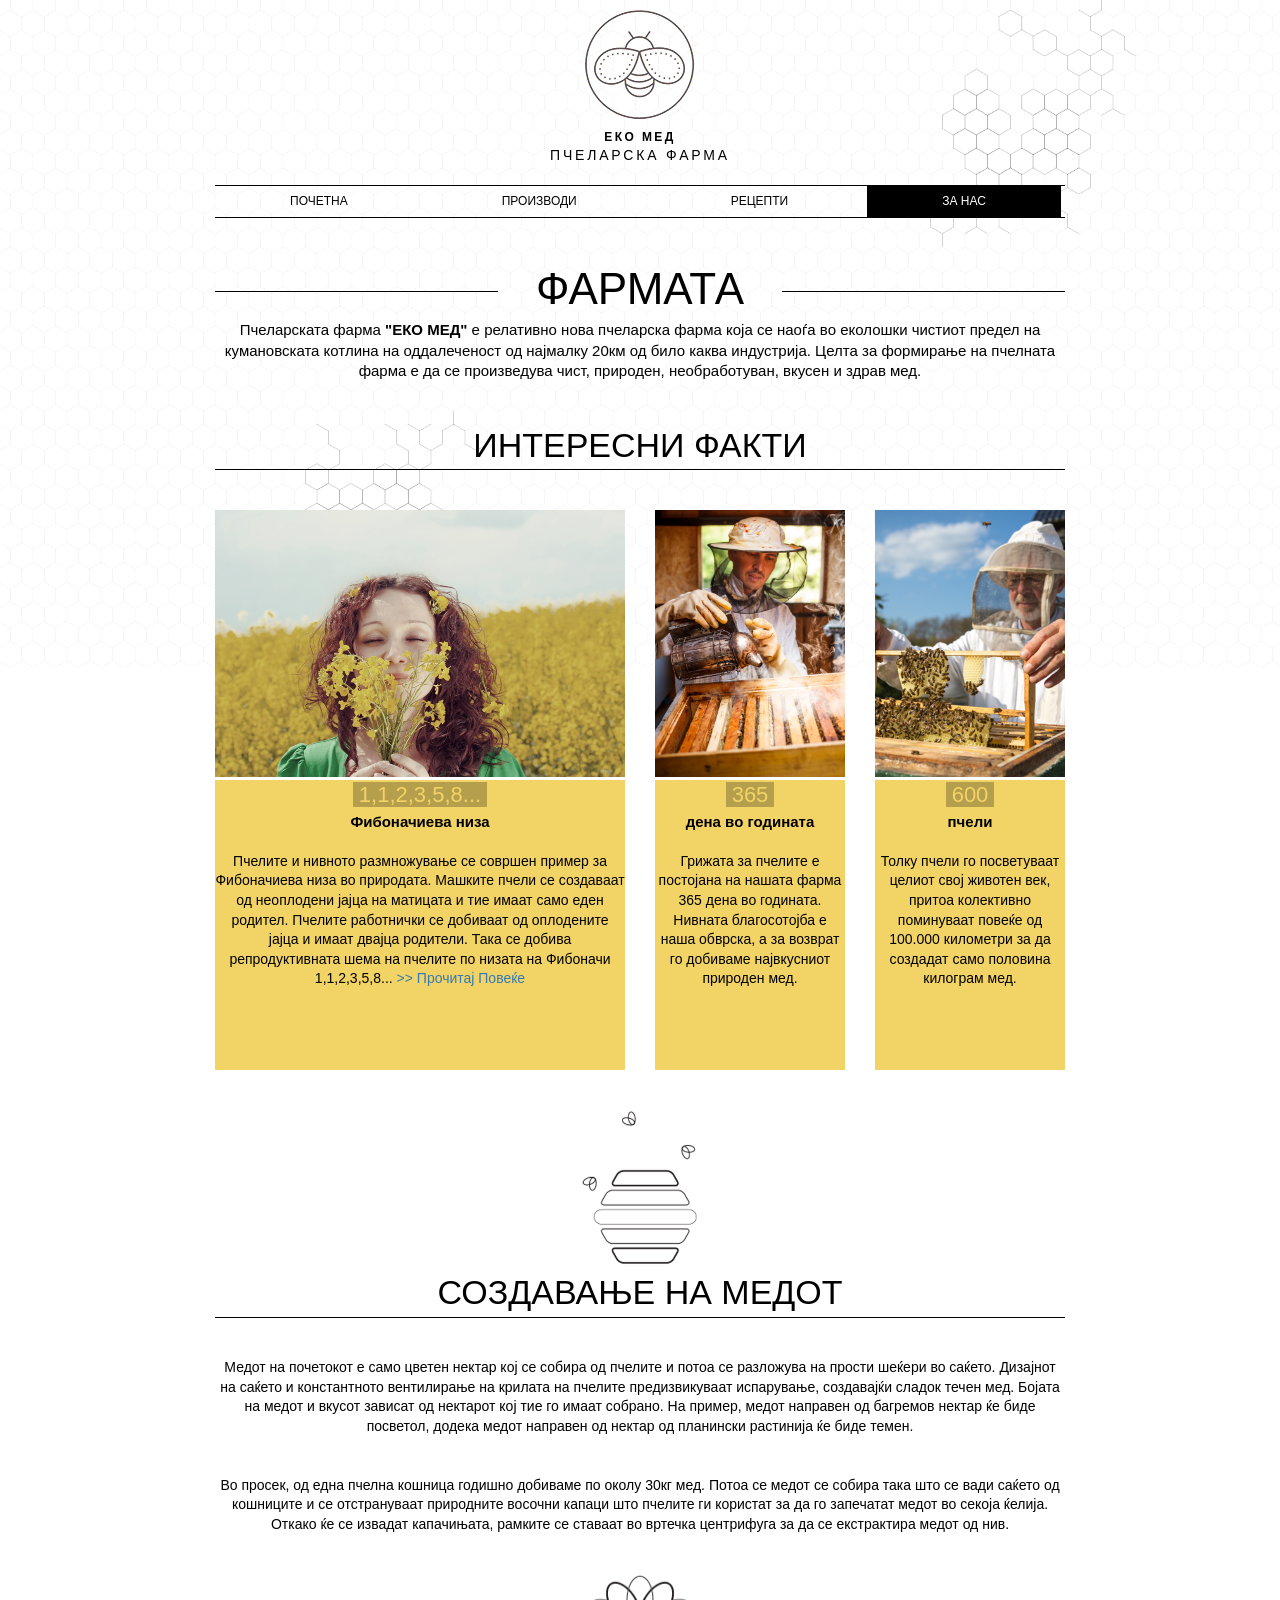
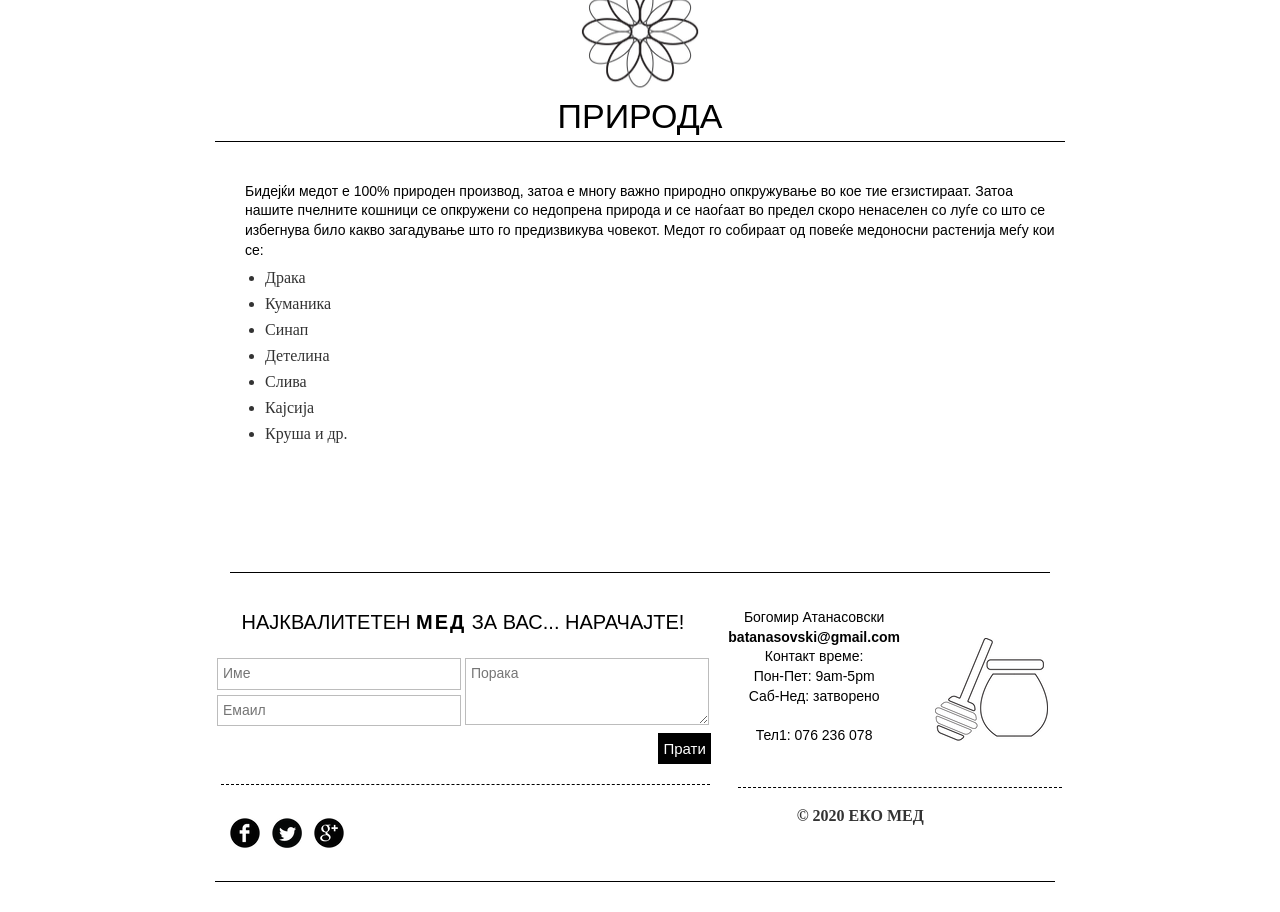
<file: zanas.html>
﻿<!DOCTYPE html>
<html>
<head>
    <title></title>
    <meta charset="utf-8" />
    <meta name="viewport" content="width=device-width">
    <meta name="title" content="ЕКО МЕД - За Нас">
    <meta name="description" content="Пчеларската фарма 'ЕКО МЕД' е релативно нова пчеларска фарма која се наоѓа во еколошки чистиот предел на кумановската котлина на оддалеченост од најмалку 20км од било каква индустрија.">
    <meta name="author" content="DotJord Programming">
    <meta name="image" content="http://ekomed.mk/img/honeyfront1.png">
    <meta name="keywords" content="мед, медни производи, прополис, матична млеч">
    <meta property="og:title" content="ЕКО МЕД - За Нас">
    <meta property="og:description" content="Пчеларската фарма 'ЕКО МЕД' е релативно нова пчеларска фарма која се наоѓа во еколошки чистиот предел на кумановската котлина на оддалеченост од најмалку 20км од било каква индустрија.">
    <meta property="og:image" content="http://ekomed.mk/img/honeyfront1.png">
    <meta http-equiv="cache-control" content="public">
    <link rel="shortcut icon" type="image/x-icon" href="img/tabIcon.png" />
    <!-- Latest compiled and minified CSS -->
    <link rel="stylesheet" href="css/bootstrap.min.css">
    <!-- Optional theme -->
    <link rel="stylesheet" href="css/bootstrap-theme.min.css">
    <!-- Latest compiled and minified JavaScript -->
    <script src="script/bootstrap.min.js"></script>
    <link rel="stylesheet" type="text/css" href="./css/fonts.css">
    <link rel="stylesheet" type="text/css" href="./css/site.css">
    <link rel="stylesheet" type="text/css" href="./css/svg.css">
    <link rel="stylesheet" type="text/css" href="./css/animate.min.css">
</head>
<body class="bodyStyle">
    <header>
        <div id="siteLogoContainer">
            <div id="siteLogo" style="margin-top: 10px;">
                <div>
                    <a href="index.html">
                        <img class="center-block logo animated rotateIn" data-type="image" src="img/logo.png">
                        <!--<img class="center-block" data-type="image" src="img/logo-old.png" style="object-fit: fill;">-->
                    </a>
                </div>
            </div>
        </div>
        <div class="txtNew" id="WRchTxt2-qhx" style="margin:20px; margin-top: 10px;">
            <h1 style="text-align:center; line-height:1.4em;" class="font_0 mobile-bottom-margin"><span style="line-height:1.4em;"><span class="font-title"><b>ЕКО МЕД</b></span></span></h1>
            <p style="text-align:center; line-height:1.4em;" class="font_8"><span style="line-height:1.4em;"><span class="font-title-slogan">ПЧЕЛАРСКА ФАРМА</span></span></p>
        </div>
        <nav class="center-block">
            <ul>
                <li><a href="index2.html" class="font-nav">ПОЧЕТНА</a></li>
                <li><a href="proizvodi.html" class="font-nav">ПРОИЗВОДИ</a></li>
                <li><a href="recepti.html" class="font-nav">РЕЦЕПТИ</a></li>
                <li><a href="zanas.html" class="active font-nav">ЗА НАС</a></li>
            </ul>
        </nav>
    </header>
    <main class="center-block" style="width:850px;text-align:center">

        <div class="container mobile-bottom-margin15" style="width:850px;margin-top: 40px;">
            <div class="row headingRow">
                <div class="col-md-4 headingLineContainer">
                    <div class="solidSplitLine"></div>
                </div>
                <div class="col-md-4">
                    <h3 style="text-align:center;" class="font_2">ФАРМАТА</h3>
                </div>
                <div class="col-md-4 headingLineContainer" style="vertical-align:middle;">
                    <div class="solidSplitLine"></div>
                </div>
            </div>
        </div>
        <div class="txtNew" id="WRchTxtk-cjw" style="">
            <p style="line-height:1.4em;" class="font_8">
                <span>
                    <span class="about-us-text mobile-read-text">
                        Пчеларската фарма <b>"ЕКО МЕД"</b> е релативно нова пчеларска фарма која се наоѓа во еколошки чистиот предел на кумановската котлина на оддалеченост од најмалку 20км од било каква индустрија. Целта за формирање на пчелната фарма е да се произведува чист, природен, необработуван, вкусен и здрав мед.
                    </span>
                </span>
            </p>
        </div>

        <div class="container" style="width:850px;margin-top: 40px; padding: 0px;">
            <div class="row">
                <div class="col-md-12 font_4" style="vertical-align:middle;">
                    <h1>ИНТЕРЕСНИ ФАКТИ</h1>
                </div>
            </div>
            <div class="row">
                <div class="col-md-12" style="vertical-align:middle;">
                    <div class="solidSplitLine"></div>
                </div>
            </div>
            <div class="row" style="margin-top: 40px;">
                <div class="col-md-6">
                    <img id="WPhtb-dotimgimage" alt="" data-type="image" src="img/zanasimg1.png" style="width: 100%; height: 267px; object-fit: cover;">

                    <div class="factsContainer backcolor_17">
                        <h6 style="line-height:1.4em;" class="font_6"><span style="line-height:1.4em;"><span class="color_17"><span class="backcolor_18 mobile-read-text35">&nbsp;1,1,2,3,5,8...&nbsp;</span></span></span></h6>

                        <p style="line-height:1.4em;" class="font_7"><span style="font-weight:bold;"><span style="line-height:1.4em;">Фибоначиева низа</span></span></p>

                        <p class="font_8">&nbsp;</p>

                        <p class="font_8 mobile-read-text">
                            Пчелите и нивното размножување се совршен пример за Фибоначиева низа во природата. Машките пчели се создаваат од неоплодени јајца на матицата и тие имаат само еден родител. Пчелите работнички се добиваат од оплодените јајца и имаат двајца родители. Така се добива репродуктивната шема на пчелите по низата на Фибоначи 1,1,2,3,5,8... <a href="http://www.dave-cushman.net/bee/fibonacci.html" target="_blank"> >> Прочитај Повеќе</a>
                        </p>
                    </div>
                </div>
                <div class="col-md-3">
                    <img src="img/zanasimg2.png" style="width: 100%; height: 267px; object-fit: cover;">

                    <div class="factsContainer backcolor_17">
                        <h6 style="line-height:1.4em;" class="font_6"><span style="line-height:1.4em;"><span class="color_17"><span class="backcolor_18 mobile-read-text35">&nbsp;365&nbsp;</span></span></span></h6>

                        <p style="line-height:1.4em;" class="font_7"><span style="font-weight:bold;"><span style="line-height:1.4em;">дена во годината</span></span></p>

                        <p class="font_8">&nbsp;</p>

                        <p class="font_8 mobile-read-text">Грижата за пчелите е постојана на нашата фарма 365 дена во годината. Нивната благосотојба е наша обврска, а за возврат го добиваме највкусниот природен мед.</p>
                    </div>
                </div>
                <div class="col-md-3">
                    <img id="WPhtc-1b7limgimage" alt="" data-type="image" src="img/zanasimg3.jpeg" style="width: 100%; height: 267px; object-fit: cover;">

                    <div class="factsContainer backcolor_17">
                        <h6 style="line-height:1.4em;" class="font_6"><span style="line-height:1.4em;"><span class="color_17"><span class="backcolor_18 mobile-read-text35">&nbsp;600&nbsp;</span></span></span></h6>

                        <p style="line-height:1.4em;" class="font_7"><span style="font-weight:bold;"><span style="line-height:1.4em;">пчели</span></span></p>

                        <p class="font_8">&nbsp;</p>

                        <p class="font_8 mobile-read-text">
                            Толку пчели го посветуваат целиот свој животен век, притоа колективно поминуваат повеќе од 100.000 километри за да создадат само половина килограм мед.
                        </p>
                    </div>
                </div>
            </div>
        </div>

        <!-- КОШНИЦИ -->
        <div class="container" style="width:850px;margin-top: 40px; padding: 0px;">
            <div class="row">
                <div class="col-md-12">
                    <img id="Clprt1-swaimgimage" alt="" data-type="image" src="img/honeypod.png" style="width: 116px; height: 156px; object-fit: fill;">
                </div>
            </div>
            <div class="row">
                <div class="col-md-12 font_4" style="vertical-align:middle;">
                    <h1>СОЗДАВАЊЕ НА МЕДОТ</h1>
                </div>
            </div>
            <div class="row">
                <div class="col-md-12" style="vertical-align:middle;">
                    <div class="solidSplitLine"></div>
                </div>
            </div>
            <div class="row" style="margin-top: 40px;">
                <div class="col-md-12">
                    <p dir="ltr" class="font_8 mobile-read-text">
                        Медот на почетокот е само цветен нектар кој се собира од пчелите и потоа се разложува на прости шеќери во саќето. Дизајнот на саќето и константното вентилирање на крилата на пчелите предизвикуваат испарување, создавајќи сладок течен мед. Бојата на медот и вкусот зависат од нектарот кој тие го имаат собрано. На пример, медот направен од багремов нектар ќе биде посветол, додека медот направен од нектар од планински растинија ќе биде темен.
                    </p>

                    <p dir="ltr" class="font_8">&nbsp;</p>

                    <p dir="ltr" class="font_8">&nbsp;</p>

                    <p class="font_8 mobile-read-text">
                        Во просек, од една пчелна кошница годишно добиваме по околу 30кг мед. Потоа се медот се собира така што се вади саќето од кошниците и се отстрануваат природните восочни капаци што пчелите ги користат за да го запечатат медот во секоја ќелија. Откако ќе се извадат капачињата, рамките се ставаат во вртечка центрифуга за да се екстрактира медот од нив.
                    </p>
                </div>
            </div>
        </div>

        <!-- ПРИРОДА -->
        <div class="container" style="width:850px;margin-top: 40px; padding: 0px;">
            <div class="row">
                <div class="col-md-12">
                    <img id="Clprt2-uifimgimage" alt="" data-type="image" src="img/flower.png" style="width: 119px; height: 116px; object-fit: fill;">
                </div>
            </div>
            <div class="row">
                <div class="col-md-12 font_4" style="vertical-align:middle;">
                    <h1>ПРИРОДА</h1>
                </div>
            </div>
            <div class="row">
                <div class="col-md-12" style="vertical-align:middle;">
                    <div class="solidSplitLine"></div>
                </div>
            </div>
            <div class="row" style="margin-top: 40px; text-align:left; padding-left: 30px;">
                <div class="col-md-12">
                    <p dir="ltr" class="font_8 mobile-read-text">
                        Бидејќи медот е 100% природен производ, затоа е многу важно природно опкружување во кое тие егзистираат. Затоа нашите пчелните кошници се опкружени со недопрена природа и се наоѓаат во предел скоро ненаселен со луѓе со што се избегнува било какво загадување што го предизвикува човекот. Медот го собираат од повеќе медоносни растенија меѓу кои се:
                    </p>
                    <p class="font_8 mobile-read-text">
                        <ul class="mobile-read-text" style="padding-left: 20px;">
                            <li>Драка</li>
                            <li>Куманика</li>
                            <li>Синап</li>
                            <li>Детелина</li>
                            <li>Слива</li>
                            <li>Кајсија</li>
                            <li>Круша и др.</li>
                        </ul>
                    </p>
                </div>
            </div>
        </div>
    </main>
    <footer>
        <!-- solid split line -->
        <div class="container" style="width:850px;margin-top: 130px;margin-bottom: 35px;">
            <div class="solidSplitLine"></div>
        </div>
        <!-- Conctact info container-->
        <div class="container center-block" style="width:850px;text-align:center;">
            <div class="row">
                <div class="col-xs-12 col-sm-12 col-md-7">
                    <div style="margin-bottom:20px;">
                        <h4 style="font-size:20px;" class="font_4">
                            <span style="font-size:20px;">НАЈКВАЛИТЕТЕН <span style="letter-spacing:0.1em;"><span style="font-weight:bold;">МЕД</span></span> ЗА ВАС... НАРАЧАЈТЕ!</span>
                        </h4>
                    </div>
                    <form action="https://formspree.io/jordfocus@gmail.com" method="POST">
                        <div class="row mobile-contact-form">
                            <div class="col-md-6" style="padding:2px;">
                                <input type="text" required="" name="Name" value="" class="contactFormInput" placeholder="Име">
                                <input type="text" required="" name="Email" value="" class="contactFormInput" placeholder="Емаил">
                            </div>
                            <div class="col-md-6" style="padding:2px;height: 67px;">
                                <textarea name="Message" placeholder="Порака" class="contactFormInput contactFormMessage"></textarea>
                            </div>
                        </div>
                        <div class="row">
                            <div><span></span><button type="submit" class="contact-button">Прати</button></div>
                        </div>
                        <div class="row" style="width: 105%; margin-top: 20px; margin-bottom: 20px; margin-right: 0px; margin-left: -9px;">
                            <div class="dashedSplitLine"></div>
                        </div>
                    </form>
                </div>
                <div class="col-xs-12 col-sm-12 col-md-5">
                    <div class="row">
                        <div class="col-xs-7 col-sm-7 col-md-7">
                            <div class="txtNew" id="WRchTxt1-adc">
                                <p class="font_8 mobile-read-text">Богомир Атанасовски</p>
                                <p class="font_8 mobile-read-text"><b>batanasovski@gmail.com</b></p>
                                <p class="font_8 mobile-read-text"><span style="font-family:helvetica-w01-bold,helvetica-w02-bold,helvetica-lt-w10-bold,sans-serif;">Контакт време:</span></p>
                                <p class="font_8 mobile-read-text">Пон-Пет: 9am-5pm</p>
                                <p class="font_8 mobile-read-text">Саб-Нед: затворено</p>
                                <p class="font_8">&nbsp;</p>
                                <p class="font_8 mobile-read-text35">Тел1: 076 236 078</p>
                                <p class="font_8">&nbsp;</p>
                                <span class="visible-xs">
                                    <a href="tel:+38976236078" class="order-call-button ">НАРАЧАЈ</a>
                                </span>
                            </div>
                        </div>
                        <div class="col-xs-5 col-sm-5 col-md-5">
                            <div><div style="padding-top:30px;"><div style="position: relative;"><img class="honey-jar-icon" src="img/honeyjar-icon.png" style="object-fit: fill;"></div></div></div>
                        </div>
                    </div>
                    <div class="row" style="width:100%;margin-top:22px;margin-bottom:20px;margin-right: 0px; margin-left: 12px;">
                        <div class="dashedSplitLine"></div>
                    </div>
                </div>
            </div>
        </div>
        <div class="container" style="width:850px;">
            <div class="row">
                <div class="col-xs-8 col-sm-8 col-md-8">

                    <ul>
                        <li class="socialIcon">
                            <a href="https://www.facebook.com/honey.macedonia/" target="_blank"><div><div></div><img alt="Facebook Black Round" src="img/fb-icon.png"></div></a>
                        </li>
                        <li class="socialIcon">
                            <a href="https://twitter.com/EkoMedMk" target="_blank"><div><div></div><img alt="Twitter Black Round" src="img/twitter-icon.png"></div></a>
                        </li>
                        <li class="socialIcon">
                            <a href="https://plus.google.com/100541802493236075733" target="_blank"><div><div></div><img alt="Google+ Black Round" src="img/gp-icon.png"></div></a>
                        </li>
                    </ul>
                </div>
                <div class="col-xs-4 col-sm-4 col-md-4">
                    <b>© 2020 ЕКО МЕД</b>
                </div>
            </div>
            <div class="row" style="width:840px;margin-top: 30px;margin-bottom: 30px;">
                <div class="solidSplitLine"></div>
            </div>
        </div>
    </footer>
</body>
</html>
</file>
<file: css/fonts.css>
﻿@font-face {
    font-family: 'sprite-graffiti';
    src: url('../fonts/Sprite Graffiti.otf') format('opentype');
}
.font_front {
    font: normal normal normal 68px/1.4em 'sprite-graffiti',sans-serif;
    color: #000000;
}
.font_0 {
    font: normal normal normal 12px/1.4em helvetica-w01-bold,helvetica-w02-bold,helvetica-lt-w10-bold,sans-serif;
    color: #000000;
}

.font_1 {
    font: normal normal normal 12px/1.4em helvetica-w01-light,helvetica-w02-light,sans-serif;
    color: #000000;
}

.font_2 {
    font: normal normal normal 44px/1.4em 'open sans condensed',sans-serif;
    color: #000000;
}

.font_3 {
    font: normal normal normal 80px/1.4em itc-arecibo-w01-regular,fantasy;
    color: #000000;
}

.font_4 {
    font: normal normal normal 34px/1.4em 'open sans condensed',sans-serif;
    color: #000000;
}

.font_5 {
    font: normal normal normal 26px/1.4em 'open sans condensed',sans-serif;
    color: #000000;
}

.font_6 {
    font: normal normal normal 22px/1.4em 'open sans condensed',sans-serif;
    color: #000000;
}

.font_7 {
    font: normal normal normal 15px/1.4em 'open sans',sans-serif;
    color: #000000;
}

.font_8 {
    font: normal normal normal 14px/1.4em helvetica-w01-roman,helvetica-w02-roman,helvetica-lt-w10-roman,sans-serif;
    color: #000000;
}

.font_9 {
    font: normal normal normal 12px/1.4em helvetica-w01-roman,helvetica-w02-roman,helvetica-lt-w10-roman,sans-serif;
    color: #000000;
}

.font_10 {
    font: normal normal normal 10px/1.4em helvetica-w01-light,helvetica-w02-light,sans-serif;
    color: #000000;
}

.font-product-name {
    font: normal normal normal 15px/1.4em 'open sans',sans-serif;
    color: #000000;
}

.font-product-price {
    font: normal normal normal 25px/1.4em 'sprite-graffiti',sans-serif;
    color: #000000;
}

.font-nav {
    font: normal normal normal 12px/1.4em helvetica-w01-light,helvetica-w02-light,sans-serif;
}

.font-title {
    letter-spacing: 0.2em;
    font-weight: bold;
}

.font-title-slogan {
    letter-spacing: 0.2em;
}


.color_0 {
    color: #ffffff;
}

.backcolor_0 {
    background-color: #ffffff;
}

.color_1 {
    color: #FFFFFF;
}

.backcolor_1 {
    background-color: #FFFFFF;
}

.color_2 {
    color: #000000;
}

.backcolor_2 {
    background-color: #000000;
}

.color_3 {
    color: rgba(237,28,36,1);
}

.backcolor_3 {
    background-color: rgba(237,28,36,1);
}

.color_4 {
    color: rgba(0,136,203,1);
}

.backcolor_4 {
    background-color: rgba(0,136,203,1);
}

.color_5 {
    color: rgba(255,203,5,1);
}

.backcolor_5 {
    background-color: rgba(255,203,5,1);
}

.color_6 {
    color: rgba(114,114,114,1);
}

.backcolor_6 {
    background-color: rgba(114,114,114,1);
}

.color_7 {
    color: rgba(176,176,176,1);
}

.backcolor_7 {
    background-color: rgba(176,176,176,1);
}

.color_8 {
    color: rgba(255,255,255,1);
}

.backcolor_8 {
    background-color: rgba(255,255,255,1);
}

.color_9 {
    color: rgba(114,114,114,1);
}

.backcolor_9 {
    background-color: rgba(114,114,114,1);
}

.color_10 {
    color: rgba(176,176,176,1);
}

.backcolor_10 {
    background-color: rgba(176,176,176,1);
}

.color_11 {
    color: #FFFFFF;
}

.backcolor_11 {
    background-color: #FFFFFF;
}

.color_12 {
    color: #EAEAEA;
}

.backcolor_12 {
    background-color: #EAEAEA;
}

.color_13 {
    color: rgba(188,188,188,1);
}

.backcolor_13 {
    background-color: rgba(188,188,188,1);
}

.color_14 {
    color: #666666;
}

.backcolor_14 {
    background-color: #666666;
}

.color_15 {
    color: #000000;
}

.backcolor_15 {
    background-color: #000000;
}

.color_16 {
    color: #F8E9B0;
}

.backcolor_16 {
    background-color: #F8E9B0;
}

.color_17 {
    color: #F2D365;
}

.backcolor_17 {
    background-color: #F2D365;
}

.color_18 {
    color: #B59E4C;
}

.backcolor_18 {
    background-color: #B59E4C;
}

.color_19 {
    color: #796932;
}

.backcolor_19 {
    background-color: #796932;
}

.color_20 {
    color: #3C3419;
}

.backcolor_20 {
    background-color: #3C3419;
}

.color_21 {
    color: #FBD5B2;
}

.backcolor_21 {
    background-color: #FBD5B2;
}

.color_22 {
    color: #F8C08C;
}

.backcolor_22 {
    background-color: #F8C08C;
}

.color_23 {
    color: #F4861F;
}

.backcolor_23 {
    background-color: #F4861F;
}

.color_24 {
    color: #A35915;
}

.backcolor_24 {
    background-color: #A35915;
}

.color_25 {
    color: #512C0A;
}

.backcolor_25 {
    background-color: #512C0A;
}

.color_26 {
    color: #F9DEB0;
}

.backcolor_26 {
    background-color: #F9DEB0;
}

.color_27 {
    color: #F3CC89;
}

.backcolor_27 {
    background-color: #F3CC89;
}

.color_28 {
    color: #EDA11E;
}

.backcolor_28 {
    background-color: #EDA11E;
}

.color_29 {
    color: #9E6B14;
}

.backcolor_29 {
    background-color: #9E6B14;
}

.color_30 {
    color: #4F350A;
}

.backcolor_30 {
    background-color: #4F350A;
}

.color_31 {
    color: #FBE4AC;
}

.backcolor_31 {
    background-color: #FBE4AC;
}

.color_32 {
    color: #CAB588;
}

.backcolor_32 {
    background-color: #CAB588;
}

.color_33 {
    color: rgba(146,130,96,1);
}

.backcolor_33 {
    background-color: rgba(146,130,96,1);
}

.color_34 {
    color: #5D5340;
}

.backcolor_34 {
    background-color: #5D5340;
}

.color_35 {
    color: #2E2920;
}

.backcolor_35 {
    background-color: #2E2920;
}
</file>
<file: css/svg.css>
﻿.svgContainer svg {
    width: 100%;
    height: 100%;
    top: 0;
    right: 0;
    bottom: 0;
    left: 0;
    margin: auto;
    fill-opacity: 1;
    stroke: transparent;
    stroke-width: 0px;
}

.svgContainer {

}
.svgContainer a {
    position: absolute;
    top: 60px;
    left: 87px;
    font: normal normal normal 22px/1.4em 'open sans condensed',sans-serif;
    transition: color 0.4s ease 0s;
    color: #000000;
    white-space: nowrap;
    display: inline-block;
    font-size: 16px;
    font-family: Arial, Helvetica, sans-serif;
    text-decoration: none;
}

.svgContainer a:hover{
    color:white;
    text-decoration: none;
}

.svgHoneyConatiner
{
    fill: #F4861F
}

.svgSkinConatiner
{
    fill: #F2D365
}

.svgBuzzConatiner
{
    fill: #FBE4AC
}

.svgOrangeConatiner
{
    fill: #F4861F
}

.orangeHexagon a {
    display: block;
    height: 100%;
}

.svgHexagon {
    stroke-width: 0px !important; 
    width: 126px !important; 
    height: 144px !important;
}

.svgStroke {
    stroke-width: 0px !important;
    width: 46px !important;
    height: 91px !important;
    position: absolute;
    top: 226px !important;
}

.svgBigStroke {
    stroke-width: 0px; 
    width: 19px; 
    height: 155px;
    position: absolute;
    top: 226px !important;
}
</file>
<file: css/site.css>
﻿html, body, div, span, applet, object, iframe,
h1, h2, h3, h4, h5, h6, p, blockquote, pre,
a, abbr, acronym, address, big, cite, code,
del, dfn, em, img, ins, kbd, q, s, samp,
small, strike, strong, sub, sup, tt, var,
 u, i, center,
dl, dt, dd, ol, ul, li,
fieldset, form, label, legend,
table, caption, tbody, tfoot, thead, tr, th, td,
article, aside, canvas, details, embed,
figure, figcaption, footer, header, hgroup,
menu, nav, output, ruby, section, summary,
time, mark, audio, video {
    margin: 0;
    padding: 0;
    border: 0;
    font-size: 100%;
    font: inherit;
    vertical-align: baseline;
}
/* HTML5 display-role reset for older browsers */
article, aside, details, figcaption, figure,
footer, header, hgroup, menu, nav, section {
    display: block;
}

body {
    line-height: 1;
}

ol, ul {
    list-style: unset;
    
}

ul > li {
    margin-top: 10px;
}

blockquote, q {
    quotes: none;
}

    blockquote:before, blockquote:after,
    q:before, q:after {
        content: '';
        content: none;
    }

table {
    border-collapse: collapse;
    border-spacing: 0;
}

nav {
    border-top: solid 1px rgba(0, 0, 0, 1);
    border-bottom: solid 1px rgba(0, 0, 0, 1);
    /*padding-left:150px;
    margin-left:150px;
    padding-right:150px;
    padding-bottom:0px;
    padding-top:0px;
    margin-right:150px;*/
    width: 850px;
    height: 33px;
}

    nav ul {
        margin: 0px;
        height: 100%;
    }

        nav ul li {
            display: inline-block;
            margin-top: 0px;
            font: normal normal normal 12px/1.4em helvetica-w01-light,helvetica-w02-light,sans-serif;
            height: 100%;
        }

            nav ul li a {
                padding: 5px;
                height: 100%;
                display: inline-flex;
                color: black;
                text-decoration: none;
                padding-left: 75px;
                padding-right: 75px;
                padding-top: 7px;
                transition: color 0.5s ease 0s;
                transition: background-color 0.5s ease 0s;
            }

                nav ul li a:hover {
                    background-color: black;
                    color: white;
                    text-decoration: none;
                }

.active {
    background-color: black;
    color: white;
    text-decoration: none;
}


.splitLine {
    border-bottom: 1px solid rgba(0, 0, 0, 1) !important;
    height: 0 !important;
    min-height: 0 !important;
}

.contactFormInput {
    background-color: rgba(255, 255, 255, 1);
    font: normal normal normal 14px/1.4em helvetica-w01-roman,helvetica-w02-roman,helvetica-lt-w10-roman,sans-serif;
    -webkit-appearance: none;
    -moz-appearance: none;
    border: 1px solid rgba(188, 188, 188, 1);
    color: #666666;
    margin: 0 0 5px;
    padding: 5px;
    width: 100%;
}

.contactFormMessage {
    height: 67px;
}

.row-eq-height {
    display: -webkit-box;
    display: -webkit-flex;
    display: -ms-flexbox;
    display: flex;
}

.contact-button {
    border: 0;
    color: #FFFFFF;
    cursor: pointer;
    background-color: rgba(0, 0, 0, 1);
    font: normal normal normal 15px/1.4em 'open sans',sans-serif;
    padding: 5px;
    top: 0;
    float: right;
}

.socialIcon {
    width: 30px;
    height: 30px;
    margin-bottom: 0px;
    margin-right: 8px;
    display: inline-block;
}

.order-call-button {
    background-color: #ed4933;
    box-shadow: none !important;
    color: #ffffff !important;
    height: 3.75em;
    line-height: 3.75em;
    padding: 10px 8px 10px 8px;
    font: normal normal normal 25px/1.4em 'open sans condensed',sans-serif;
    letter-spacing: 0.1em;
}

.dashedSplitLine {
    border-bottom: 1px dashed rgba(0, 0, 0, 1) !important;
    height: 0 !important;
    min-height: 0 !important;
}

.solidSplitLine {
    border-bottom: 1px solid rgba(0, 0, 0, 1) !important;
    height: 0 !important;
    min-height: 0 !important;
}

.headingRow {
    display: -webkit-box;
    display: -webkit-flex;
    display: -ms-flexbox;
    display: flex;
    text-align:center
}

.headingLineContainer {
    display: flex;
    flex-direction: column;
    padding-top: 33px;
    padding-left: 0px;
    padding-right: 0px;
}

.productImage {
    /*width: 100%;*/
    /* height: 235px; */
    object-fit: cover;
    padding: 10px;
}

.logo { 
    object-fit: fill;
}

.bodyStyle {
    background-image: url(../img/background.png);
    background-repeat: no-repeat;
    background-size: 100%;
    background-attachment: fixed;
}

.procuctDescriptionContainer {
    height: 65px;
    background-color: rgba(242, 211, 101, 1);
    padding-top: 5px;
}

.productImageContainer {
    border: solid;
    border-color: dimgray;
    border-width: 1px;
    border-bottom-width: 0px;
    height: 299px;
    width: 182px;
    vertical-align: bottom;
    display: table-cell;
}

.factsContainer {
    left: 18px; 
    height: 290px;
}

.sticky {
    -webkit-box-shadow: 0px 1px 3px rgba(0,0,0,0.25);
    position: relative;
    background-color: #DEE184;
    border-color: #DEE184;
    text-align: center;
    margin: 2.5em 0px 2.5em 5px;
    padding: 1.5em 0.3em;
    -moz-box-shadow: 0px 1px 3px rgba(0,0,0,0.25);
    box-shadow: 0px 1px 3px rgba(0,0,0,0.25);
    font-size: 19px !important;
    /*font-family: 'Marck Script', cursive;*/
}

.sticky.taped:after {
    display: block;
    content: "";
    position: absolute;
    width: 151px;
    height: 35px;
    top: -21px;
    left: 18%;
    background: transparent url(../img/tape.png) 0 0 no-repeat;
}

.oldPrice {
    text-decoration: line-through;
    text-decoration-color: red;
    font-size: 82%;
}

.newPrice {
    color: red;
}
.honeyLink {
    transition: color 0.4s ease 0s;
    color: #000000;
    white-space: nowrap;
    text-decoration: none;
}

.honeyLink:hover{
    color:white;
    text-decoration: none;
}

a:hover {
    text-decoration: none;
}

.honey-image {
    height: 406px;
    object-fit: contain;
}

.about-us-text {
    font-size: 15px;
    font-family: Arial;
}
/* ---------------------------------------------------------------------- */

/*	Media Queries
/* ---------------------------------------------------------------------- */

/* Standard 960 or larger (browsers) */

@media only screen and (min-width: 960px) {
}

/* Smaller than standard 960 (devices and browsers) */

@media only screen and (max-width: 959px) {
}

/* Tablet Portrait size to standard 960 (devices and browsers) */

@media only screen and (min-width: 768px) and (max-width: 959px) {
    .productImage {
        width: 50%;
        height: auto;
        object-fit: cover;
    }

    .headingRow {
        display: block;
    }

    .headingLineContainer {
        display: flex;
        flex-direction: column;
        padding-top: 10px;
        padding-left: 0px;
        padding-right: 0px;
    }

    .bodyStyle {
        background-repeat: initial;
        background-size: inherit;
        width: 850px;
    }

    .productImageContainer {
        height: 353px;
        display: inline-table;
        width: 100%;
        padding-top: 50px;
        padding-bottom: 10px;
    }

    .font_front {
        font: normal normal normal 100px/1.4em 'sprite-graffiti',sans-serif;
        color: #000000;
    }

    .font_4 {
        font: normal normal normal 55px/1.4em 'open sans condensed',sans-serif;
        color: #000000;
    }

    .font_7 {
        font: normal normal normal 24px/1.4em 'open sans',sans-serif;
        color: #000000;
    }

    .honey-image {
        width: 60%;
        height: auto;
        object-fit: initial;
    }

    .procuctDescriptionContainer {
        height: 220px;
    }

    .font-product-name {
        font: normal normal normal 35px/1.4em 'open sans',sans-serif;
        color: #000000;
    }

    .font-product-price {
        font: normal normal normal 75px/1.4em 'sprite-graffiti',sans-serif;
        color: #000000;
    }

    nav {
        height: 60px;
    }

    .font-nav {
        font: normal normal normal 21px/1.4em helvetica-w01-light,helvetica-w02-light,sans-serif;
    }

    nav ul li a {
        padding-left: 52px;
        padding-right: 52px;
        padding-top: 12px;
    }


    .font-title {
        font-size: 2em;
    }

    .font-title-slogan {
        font-size: 2em;
    }

    .font-recepti-title {
        font-size: 35px;
    }

    .mobile-bottom-margin {
        margin-bottom: 3px;
    }

    .mobile-bottom-margin15 {
        margin-bottom: 15px;
    }

    .mobile-read-text {
        font-size: 30px;
    }

    .mobile-read-text35 {
        font-size: 35px;
    }

    .factsContainer {
        height: auto;
        padding-bottom: 20px;
    }

    .honey-jar-icon {
        height: 230px;
    }

    .contactFormInput {
        height: 50px;
        font-size: 25px;
    }

    .contactFormMessage {
        height: 150px;
    }

    h4 {
        font-size: 30px;
    }

    .mobile-contact-form {
        height: 285px;
    }

    .contact-button {
        font-size: 25px;
    }
}

/* All Mobile Sizes (devices and browser) */

@media only screen and (max-width: 767px) {
    .productImage {
        width: 50%;
        height: auto;
        object-fit: cover;
    }

    .headingRow {
        display: block;
    }

    .headingLineContainer {
        display: flex;
        flex-direction: column;
        padding-top: 10px;
        padding-left: 0px;
        padding-right: 0px;
    }

    .bodyStyle {
        background-repeat: initial;
        background-size: inherit;
        width: 850px;
    }

    .productImageContainer {
        height: 353px;
        display: inline-table;
        width: 100%;
        padding-top: 50px;
        padding-bottom: 10px;
    }

    .font_front {
        font: normal normal normal 100px/1.4em 'sprite-graffiti',sans-serif;
        color: #000000;
    }

    .font_4 {
        font: normal normal normal 55px/1.4em 'open sans condensed',sans-serif;
        color: #000000;
    }

    .font_7 {
        font: normal normal normal 24px/1.4em 'open sans',sans-serif;
        color: #000000;
    }

    .honey-image {
        width: 60%;
        height: auto;
        object-fit: initial;
    }

    .procuctDescriptionContainer {
        height: 220px;
    }

    .font-product-name {
        font: normal normal normal 35px/1.4em 'open sans',sans-serif;
        color: #000000;
    }

    .font-product-price {
        font: normal normal normal 75px/1.4em 'sprite-graffiti',sans-serif;
        color: #000000;
    }

    nav {
        height: 60px;
    }

    .font-nav {
        font: normal normal normal 21px/1.4em helvetica-w01-light,helvetica-w02-light,sans-serif;
    }

    nav ul li a {
        padding-left: 52px;
        padding-right: 52px;
        padding-top: 12px;
    }


    .font-title {
        font-size: 2em;
    }

    .font-title-slogan {
        font-size: 2em;
    }

    .font-recepti-title {
        font-size: 35px;
    }

    .mobile-bottom-margin {
        margin-bottom: 3px;
    }

    .mobile-bottom-margin15 {
        margin-bottom: 15px;
    }

    .mobile-read-text {
        font-size: 30px;
    }

    .mobile-read-text35 {
        font-size: 35px;
    }

    .factsContainer {
        height: auto;
        padding-bottom: 20px;
    }

    .honey-jar-icon {
        height: 230px;
    }

    .contactFormInput {
        height: 50px;
        font-size: 25px;
    }

    .contactFormMessage {
        height: 150px;
    }

    h4 {
        font-size: 30px;
    }

    .mobile-contact-form {
        height: 285px;
    }

    .contact-button {
        font-size: 25px;
    }
}

/* Mobile Landscape Size to Tablet Portrait (devices and browsers) */

@media only screen and (min-width: 480px) and (max-width: 767px) {
    .font_front {
        font: normal normal normal 100px/1.4em 'sprite-graffiti',sans-serif;
        color: #000000;
    }

    .font_4 {
        font: normal normal normal 55px/1.4em 'open sans condensed',sans-serif;
        color: #000000;
    }

    .font_7 {
        font: normal normal normal 24px/1.4em 'open sans',sans-serif;
        color: #000000;
    }

    .honey-image {
        width: 60%;
        height: auto;
        object-fit: initial;
    }

    .honey-jar-icon {
        height: 230px;
    }

    .contactFormInput {
        height: 50px;
        font-size: 25px;
    }

    .contactFormMessage {
        height: 150px;
    }

    h4 {
        font-size: 30px;
    }

   .mobile-contact-form {
        height: 285px;
    }

    .contact-button {
        font-size: 25px;
    }
}

/* Mobile Portrait Size to Mobile Landscape Size (devices and browsers) */

@media only screen and (max-width: 479px) {
}
</file>
